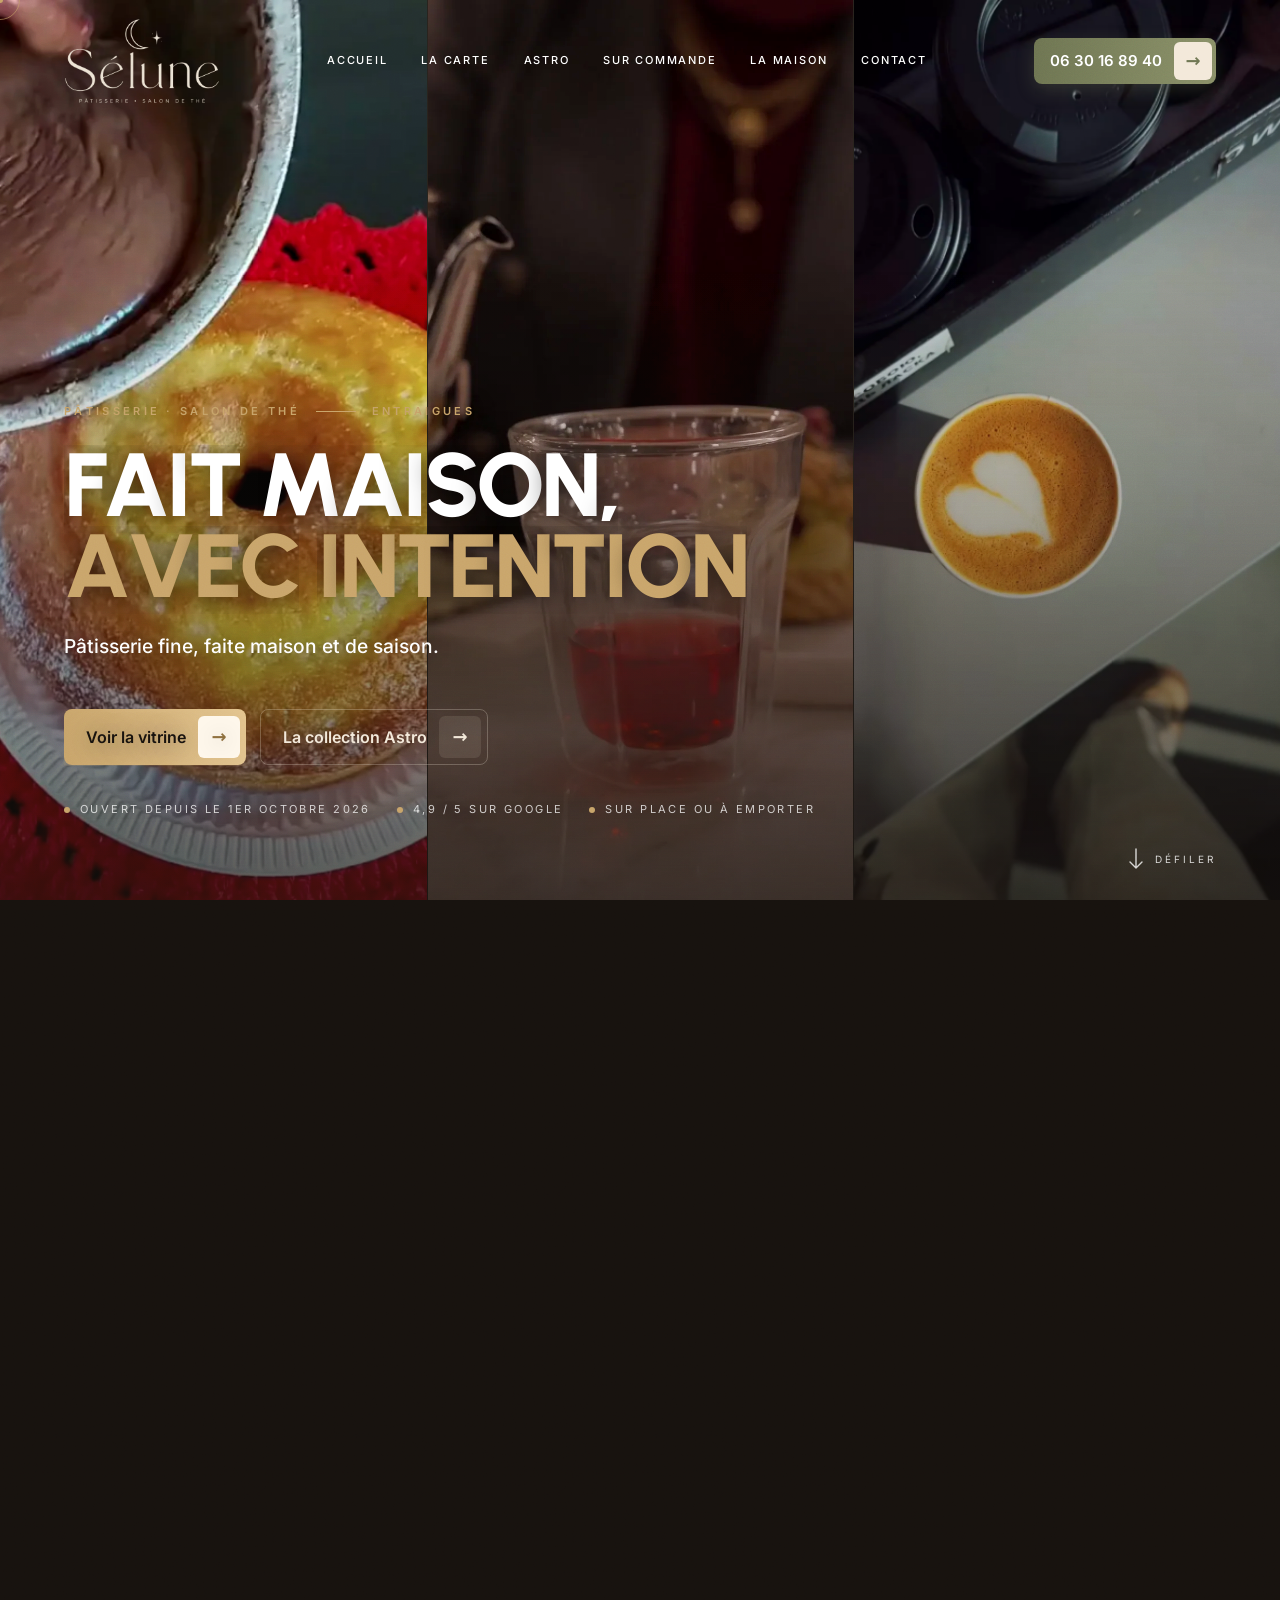
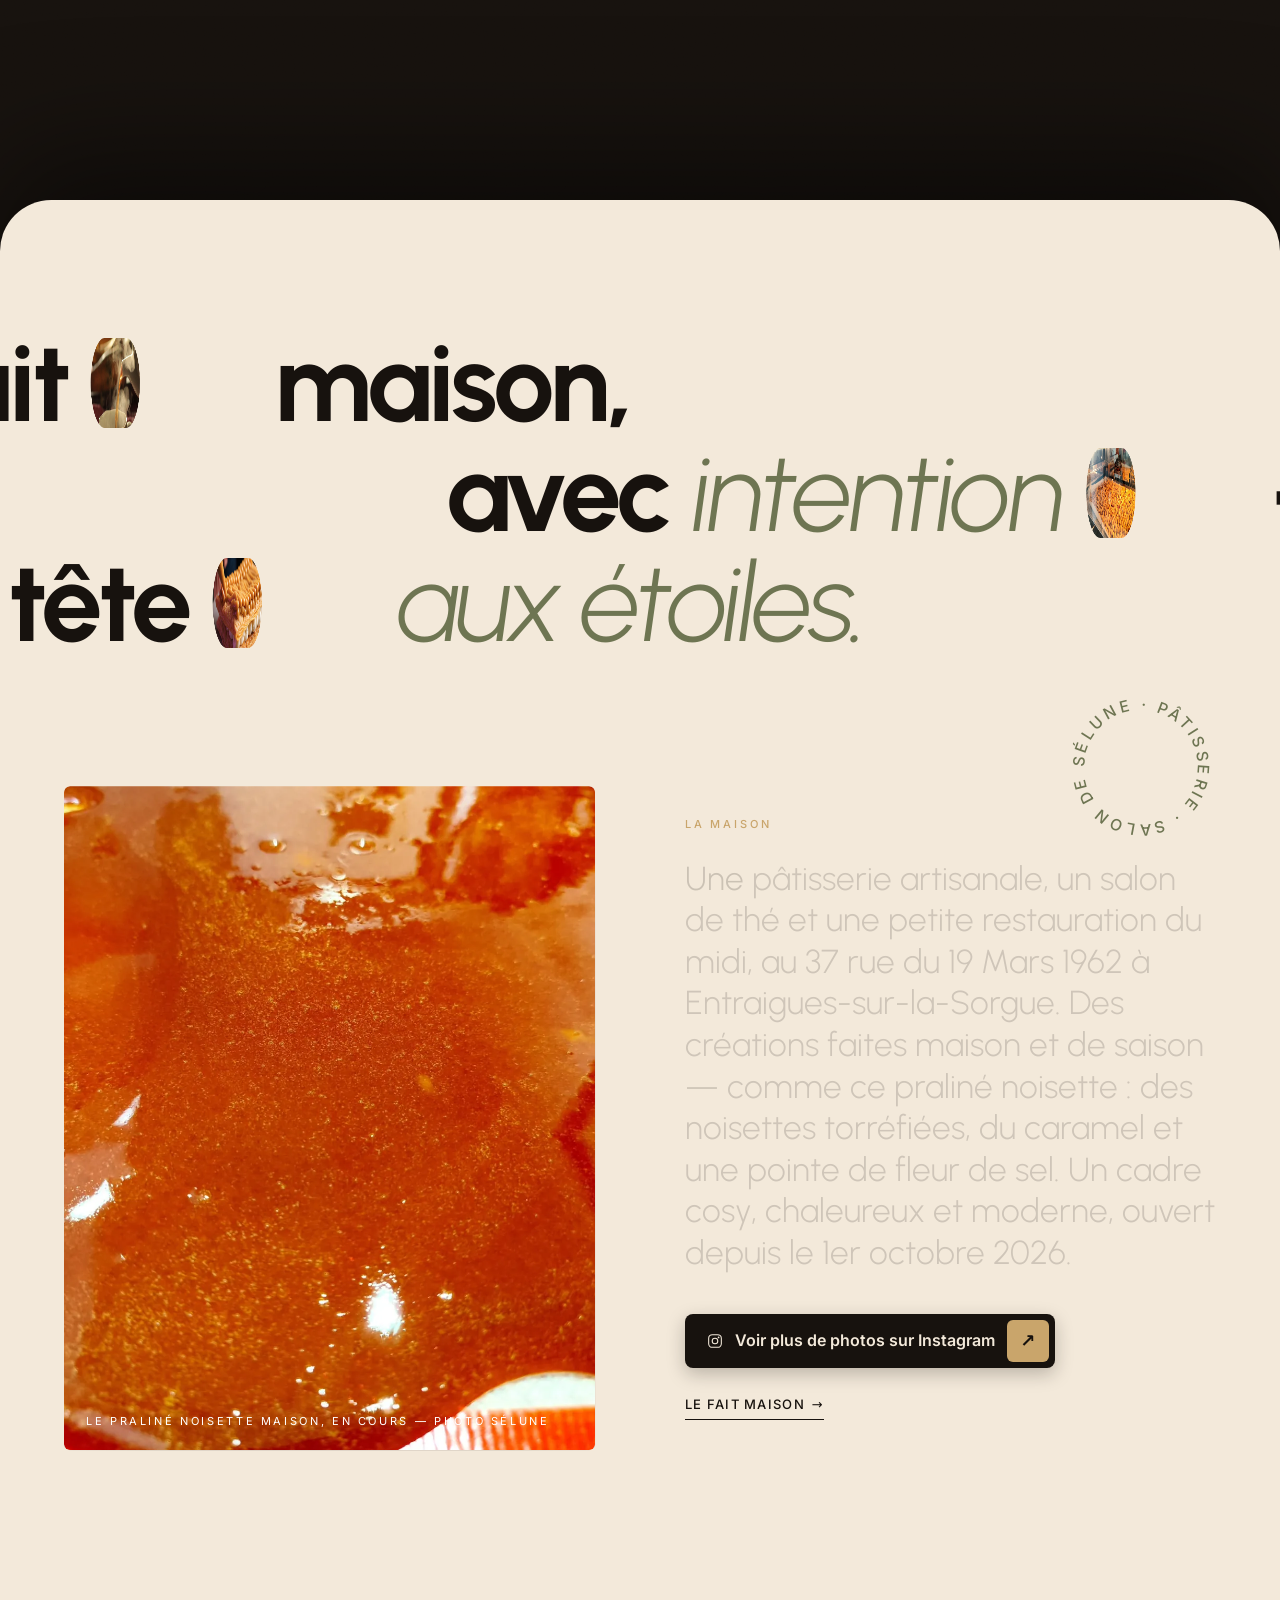
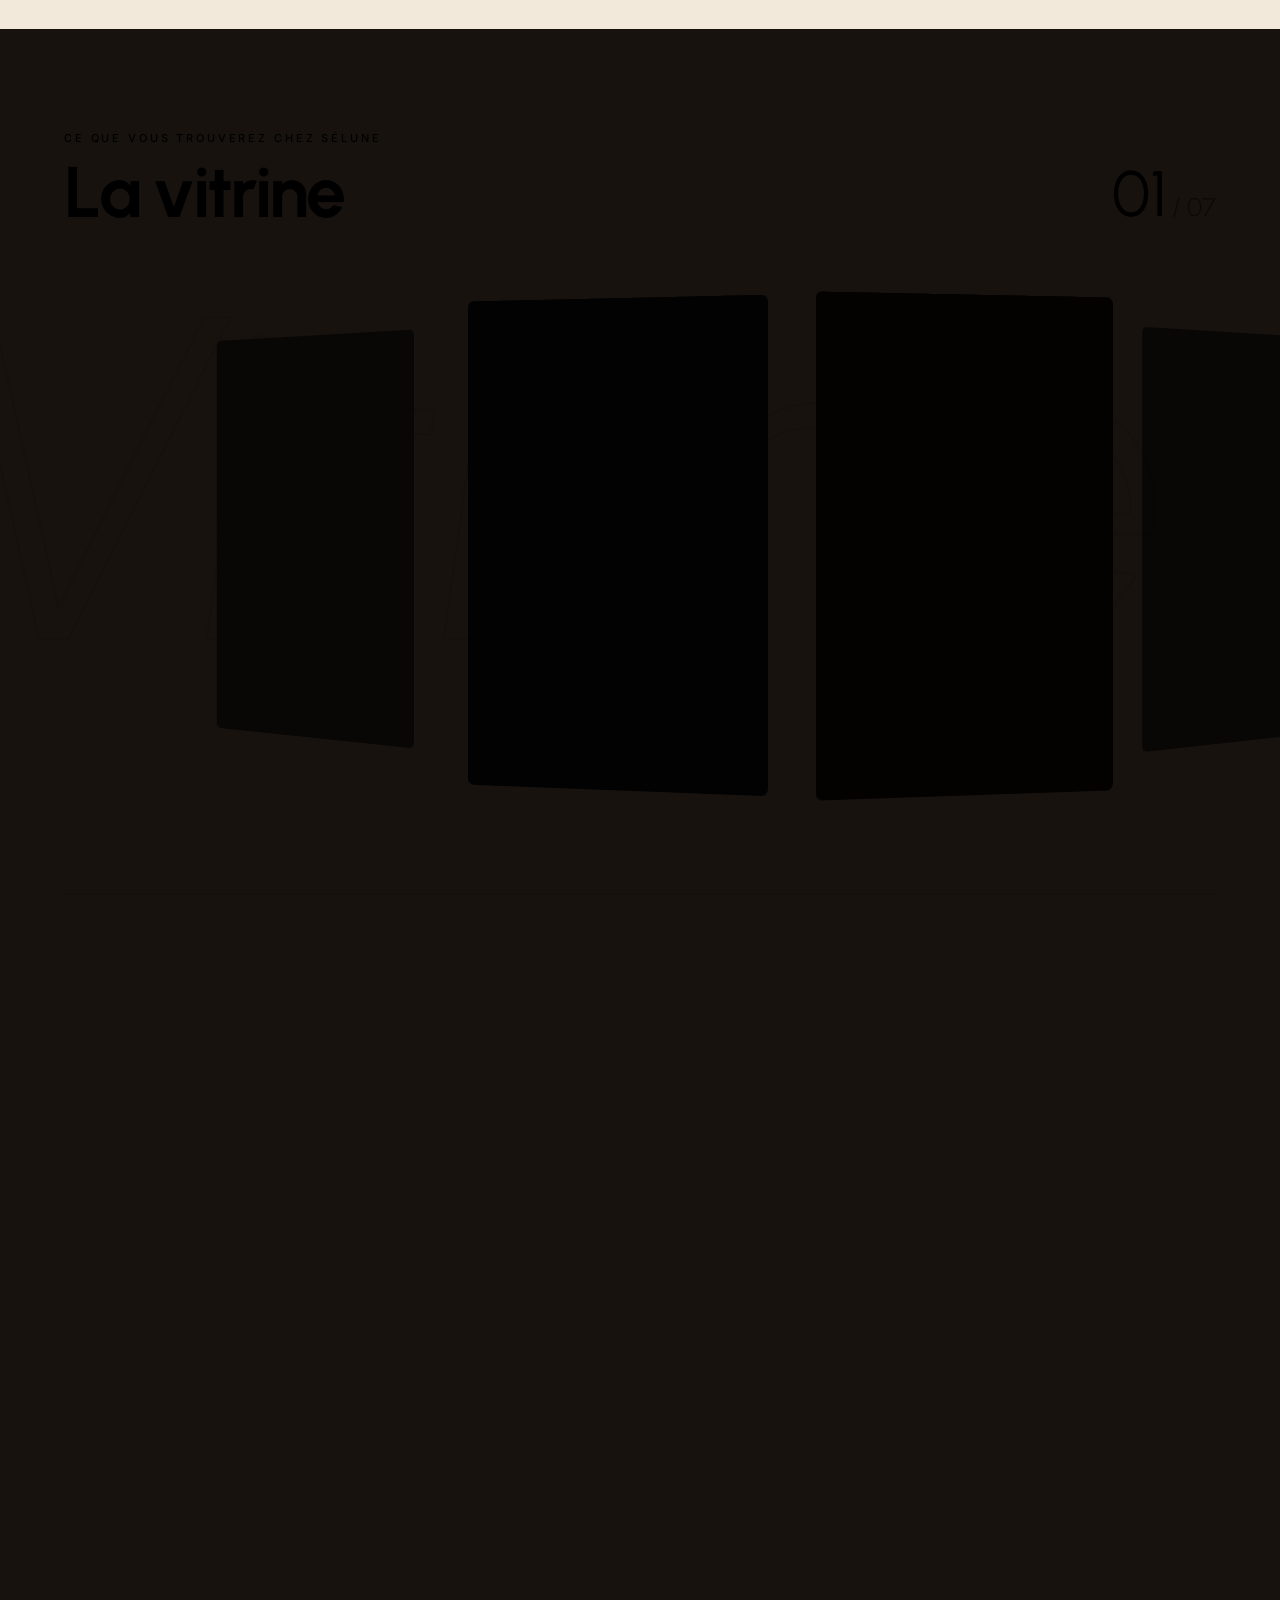
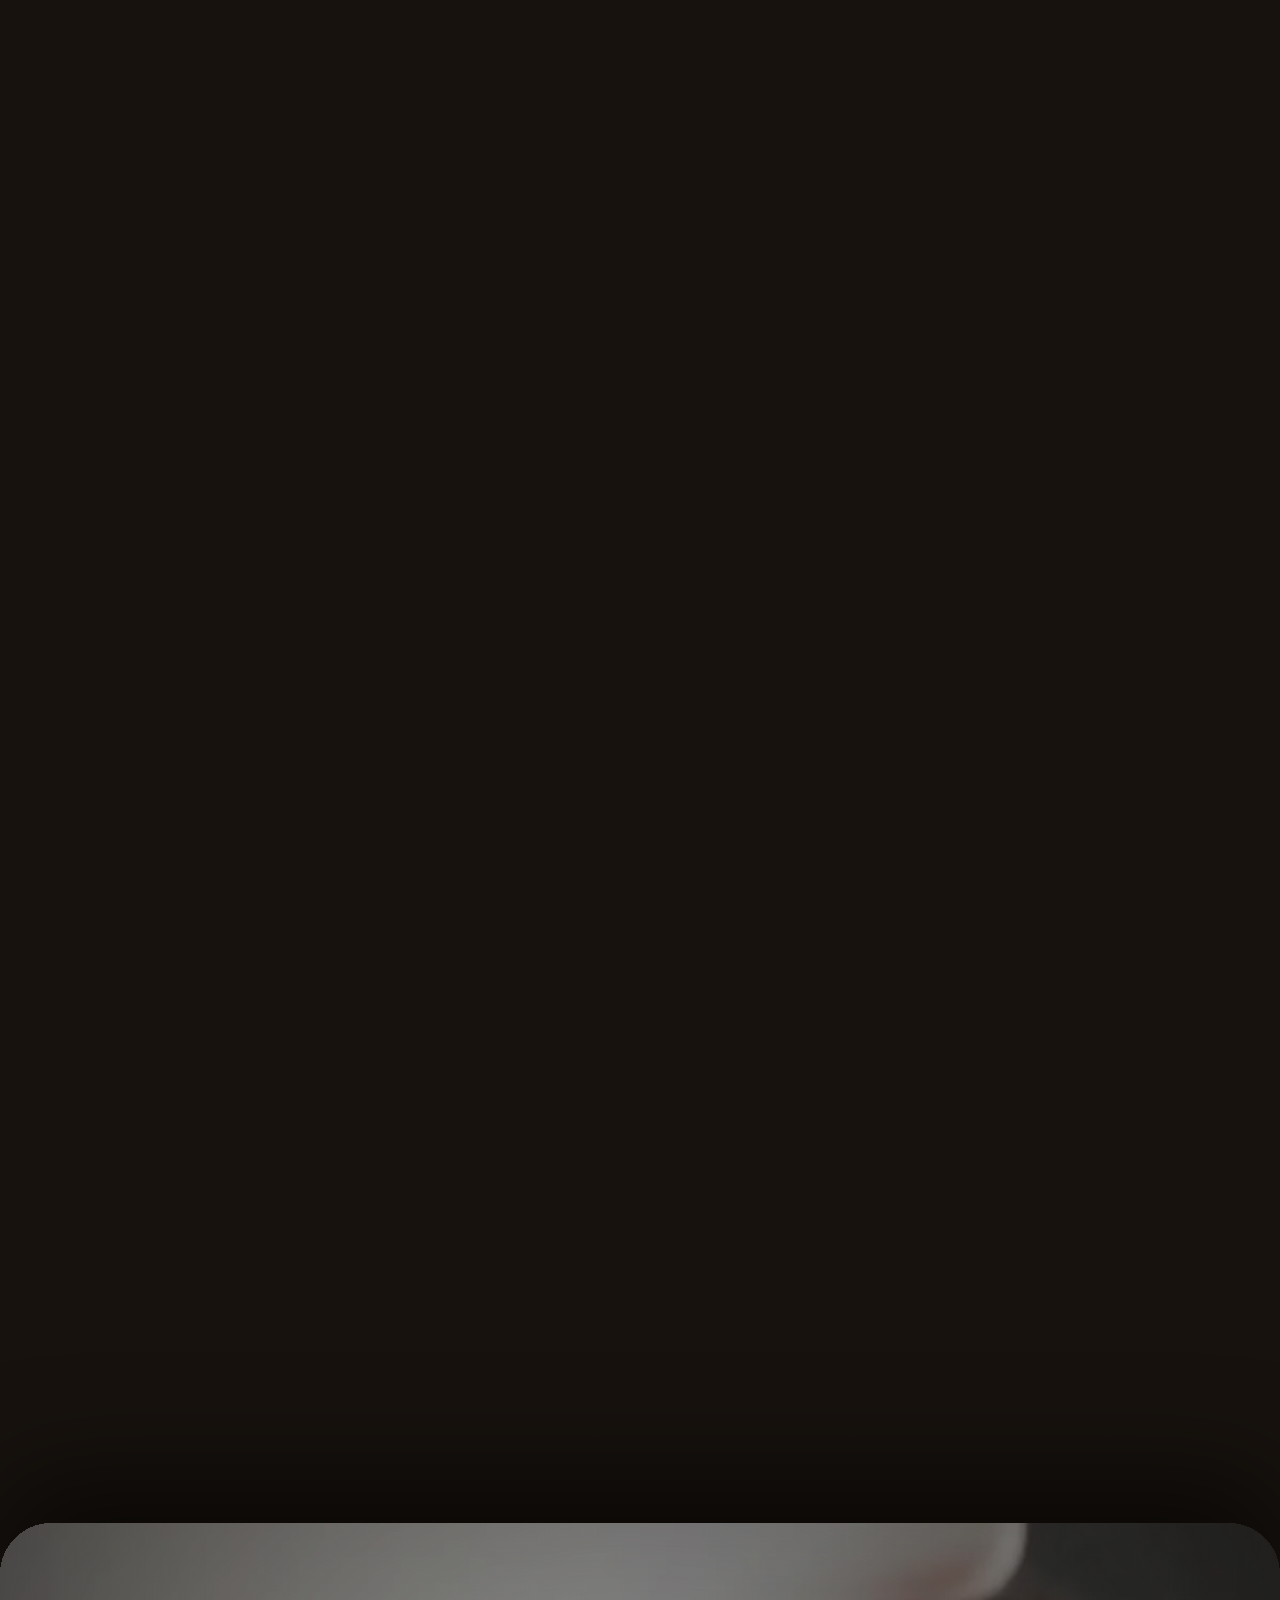
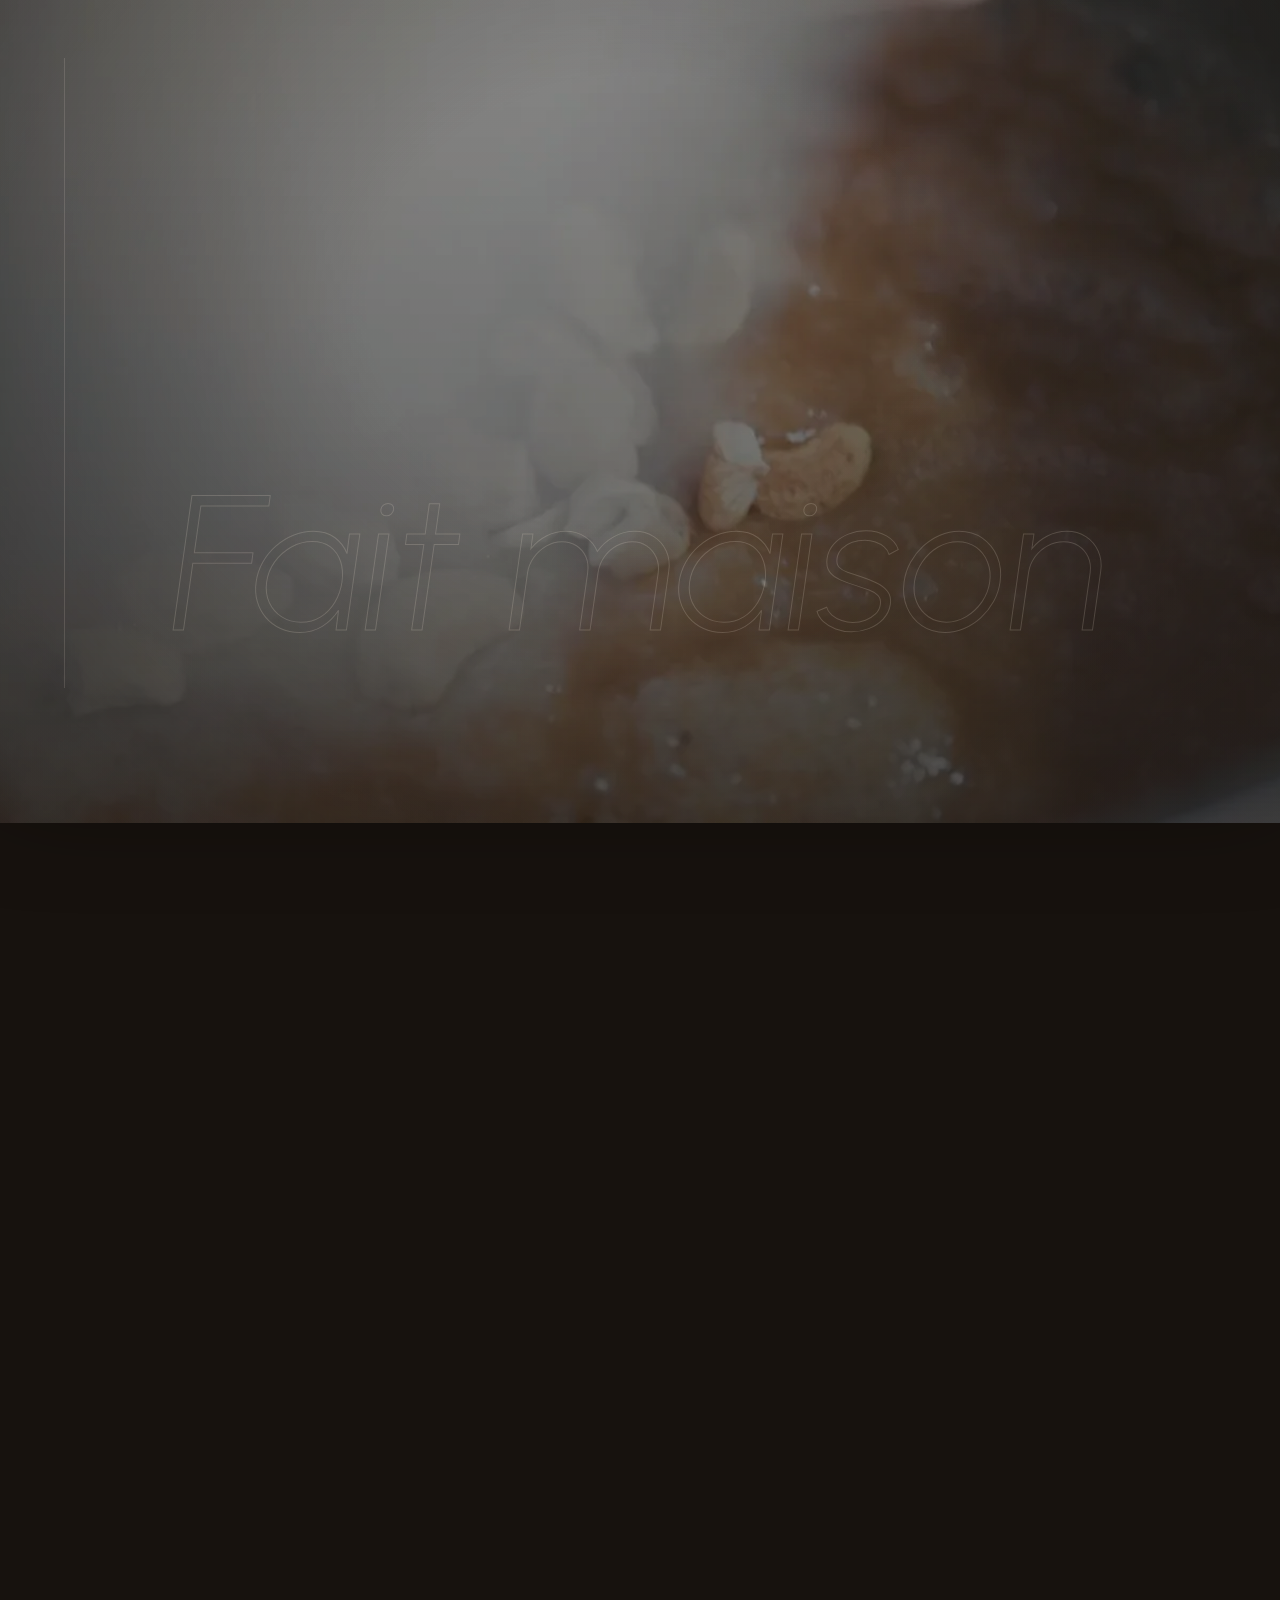
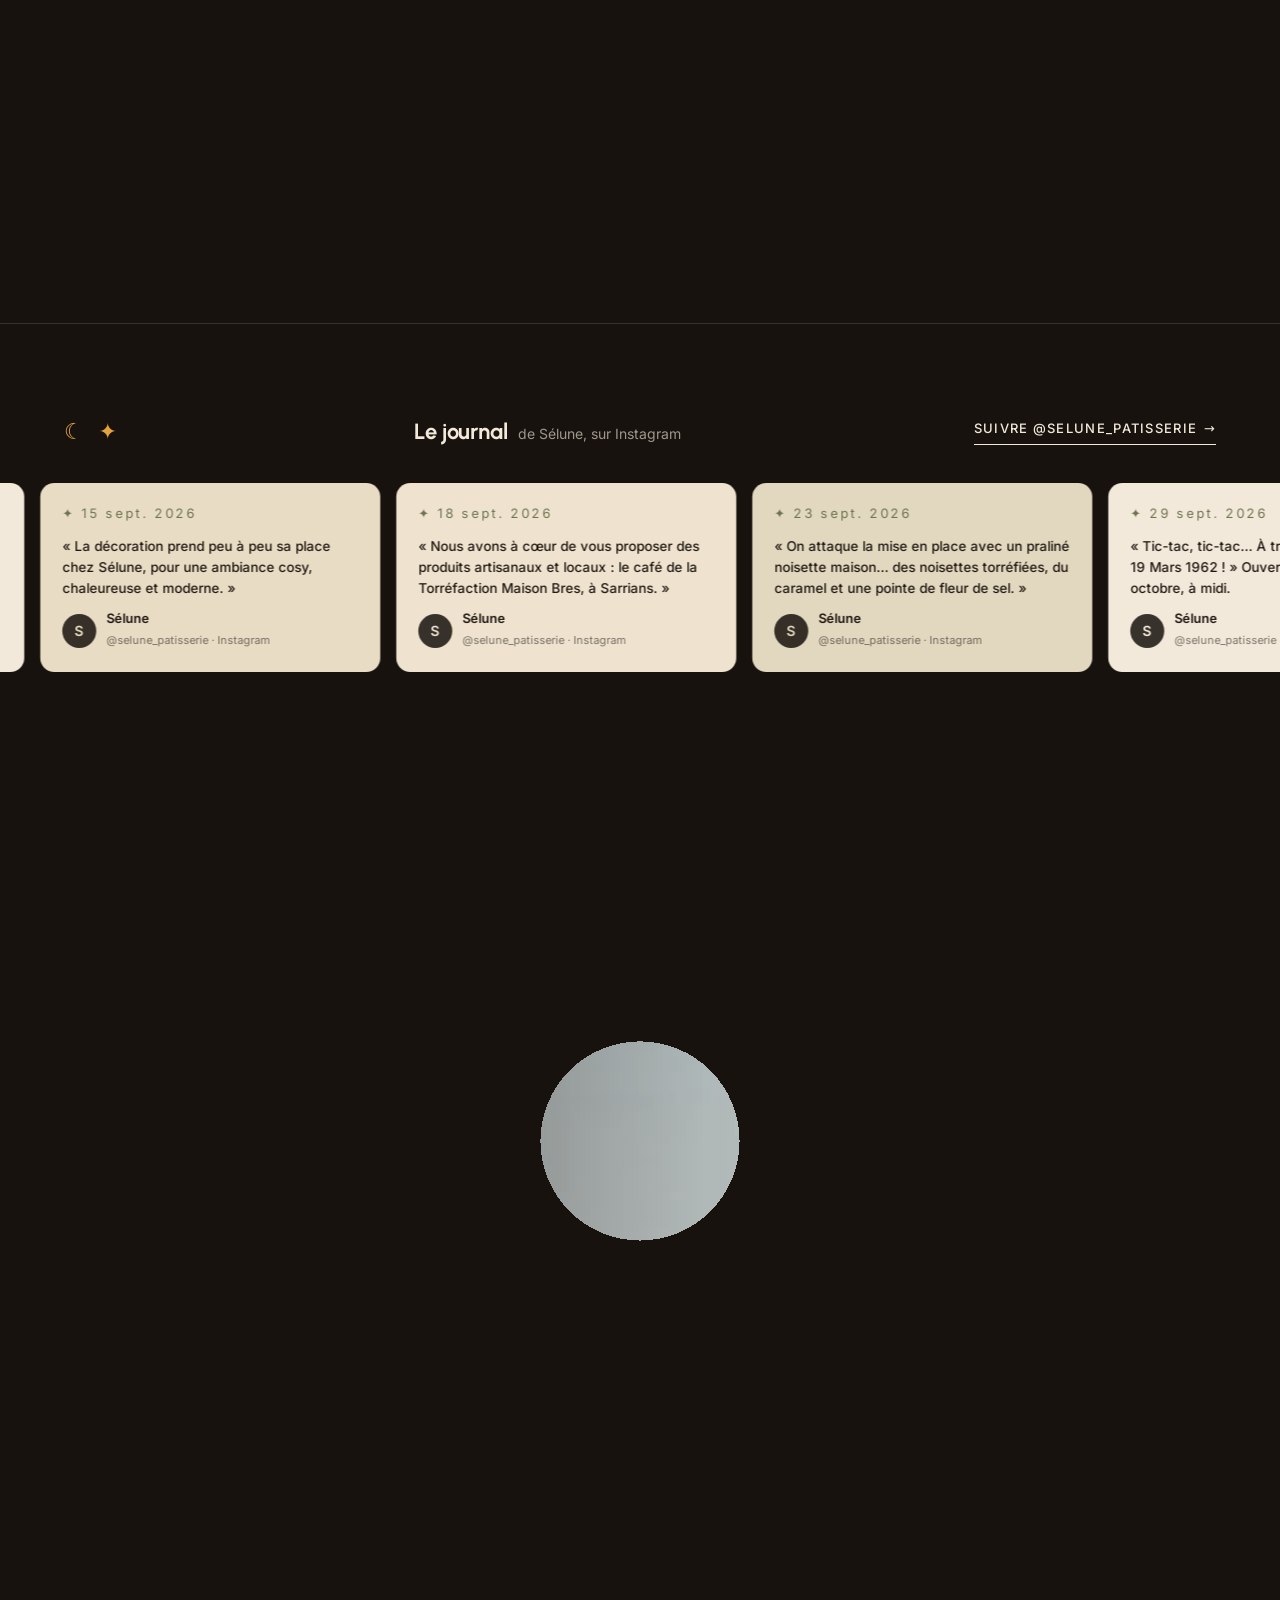
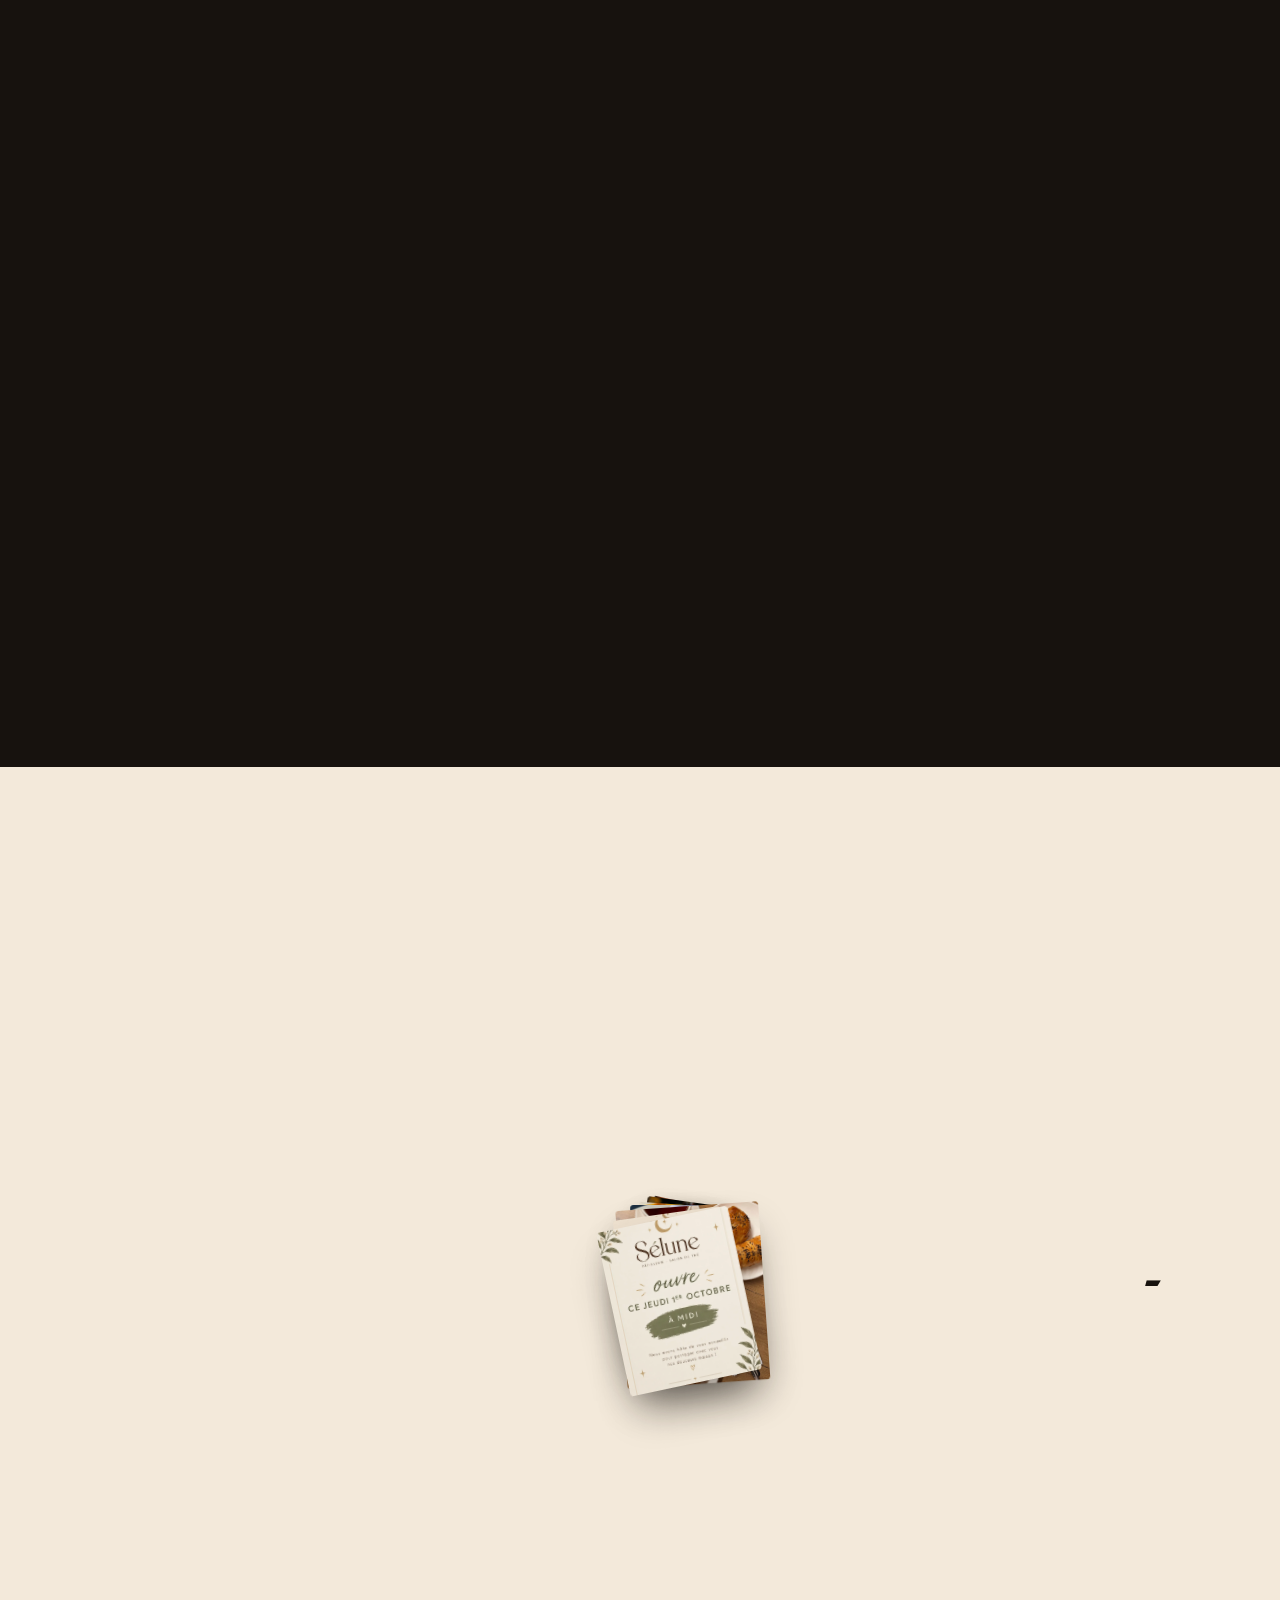
<file: index.html>
<!doctype html>
<html lang="fr">
<head>
<meta charset="utf-8">
<meta name="viewport" content="width=device-width, initial-scale=1">
<title>Sélune — Pâtisserie fine &amp; salon de thé à Entraigues-sur-la-Sorgue (84)</title>
<meta name="description" content="Sélune, pâtisserie artisanale, salon de thé et plats du jour au 37 rue du 19 Mars 1962 à Entraigues-sur-la-Sorgue (84). Fait maison, avec intention : la collection Astro, un gâteau par signe astrologique. Sur place ou à emporter, 06 30 16 89 40.">
<meta property="og:title" content="Sélune — Pâtisserie &amp; salon de thé, Entraigues-sur-la-Sorgue">
<meta property="og:description" content="Pâtisserie fine faite maison, salon de thé et plats du jour. La collection Astro : un gâteau par signe. Noté 4,9/5 sur Google.">
<meta property="og:image" content="img/hero.webp">
<meta property="og:locale" content="fr_FR">
<link rel="icon" href="data:image/svg+xml,%3Csvg xmlns='http://www.w3.org/2000/svg' viewBox='0 0 32 32'%3E%3Crect width='32' height='32' rx='8' fill='%2317120E'/%3E%3Ccircle cx='15' cy='17' r='9' fill='%23F3E9DA'/%3E%3Ccircle cx='19' cy='14' r='8' fill='%2317120E'/%3E%3Ccircle cx='24' cy='9' r='1.6' fill='%23C9A56B'/%3E%3C/svg%3E">
<link rel="preload" href="fonts/urbanist-latin-800-normal.woff2" as="font" type="font/woff2" crossorigin>
<link rel="preload" href="fonts/urbanist-latin-300-normal.woff2" as="font" type="font/woff2" crossorigin>
<link rel="preload" href="fonts/inter-latin-400-normal.woff2" as="font" type="font/woff2" crossorigin>
<link rel="stylesheet" href="vendor/lenis.css">
<link rel="stylesheet" href="styles.css">
<script type="application/ld+json">
{
  "@context": "https://schema.org",
  "@type": "Bakery",
  "name": "Sélune",
  "description": "Pâtisserie artisanale, salon de thé et petite restauration du midi à Entraigues-sur-la-Sorgue : créations faites maison et de saison, collection Astro (un gâteau par signe astrologique), café de la Torréfaction Maison Bres. Sur place ou à emporter.",
  "founder": { "@type": "Person", "name": "Julie Vallier" },
  "foundingDate": "2026-06-18",
  "telephone": "+33630168940",
  "address": { "@type": "PostalAddress", "streetAddress": "37 rue du 19 Mars 1962", "postalCode": "84320", "addressLocality": "Entraigues-sur-la-Sorgue", "addressRegion": "Provence-Alpes-Côte d'Azur", "addressCountry": "FR" },
  "geo": { "@type": "GeoCoordinates", "latitude": 44.003626, "longitude": 4.927412 },
  "hasMap": "https://www.google.com/maps?cid=17615685143766384162",
  "sameAs": ["https://www.instagram.com/selune_patisserie/"],
  "servesCuisine": "Pâtisserie française",
  "identifier": "SIRET 10667006000016"
}
</script>
</head>
<body>

<div class="grain" aria-hidden="true"></div>

<!-- ══════════ LOADER ══════════ -->
<div class="loader" id="loader">
  <div class="loader__inner">
    <img class="loader__logo" src="img/logo.webp" alt="">
    <span class="loader__mark" data-letters>Sélune</span>
    <span class="loader__sub">Pâtisserie · Salon de thé</span>
  </div>
  <span class="loader__count"><b id="loadCount">00</b></span>
</div>

<!-- ══════════ CURSEUR ══════════ -->
<div class="cursor" aria-hidden="true"><span class="cursor__dot"></span><span class="cursor__ring"><span class="cursor__label"></span></span></div>

<!-- ══════════ NAV ══════════ -->
<header class="nav" id="nav">
  <button class="nav__burger" id="burger" aria-label="Menu"><i></i><i></i></button>
  <a class="nav__logo" href="index.html" aria-label="Sélune">
    <img class="nav__logo-img" src="img/logo.webp" alt="Sélune — pâtisserie, salon de thé">
  </a>
  <nav class="nav__links"><a href="index.html">Accueil</a><a href="carte.html">La carte</a><a href="astro.html">Astro</a><a href="commandes.html">Sur commande</a><a href="a-propos.html">La maison</a><a href="contact.html">Contact</a></nav>
  <a class="btn btn--pill" href="tel:+33630168940" data-cursor="Appeler" data-magnet>06 30 16 89 40</a>
</header>
<div class="menu" id="menu">
  <a href="index.html">Accueil</a><a href="carte.html">La carte</a><a href="astro.html">Astro</a><a href="commandes.html">Sur commande</a><a href="a-propos.html">La maison</a><a href="contact.html">Contact</a>
</div>
<a class="sms-fab" href="sms:+33630168940?&amp;body=Bonjour%20S%C3%A9lune%2C%20" aria-label="Écrire à Sélune par SMS" data-cursor="SMS"><svg class="sms-ico" viewBox="0 0 24 24" fill="none" aria-hidden="true"><path d="M5 4.5h14A2.5 2.5 0 0 1 21.5 7v8.5A2.5 2.5 0 0 1 19 18h-8.2L6 21.5V18H5a2.5 2.5 0 0 1-2.5-2.5V7A2.5 2.5 0 0 1 5 4.5Z" stroke="currentColor" stroke-width="1.8" stroke-linejoin="round"/><circle cx="8" cy="11.3" r="1.2" fill="currentColor"/><circle cx="12" cy="11.3" r="1.2" fill="currentColor"/><circle cx="16" cy="11.3" r="1.2" fill="currentColor"/></svg></a>

<main id="top">

<!-- ══════════ 1. HERO — vidéo plein écran, phrases en séquence ══════════ -->
<div class="hero-wrap">
<section class="hero" id="hero">
  <div class="hero__media">
    <div class="hero__cell"><video class="hero__video" autoplay muted loop playsinline poster="img/hero-left.webp" data-src-hd="video/hero-left.mp4" data-src-sd="video/hero-left-720.mp4"></video></div>
    <div class="hero__cell hero__cell--mid"><video class="hero__video" id="heroVideo" autoplay muted loop playsinline poster="img/hero-portrait.webp" data-src-hd="video/hero-portrait.mp4" data-src-sd="video/hero-portrait-720.mp4"></video></div>
    <div class="hero__cell"><video class="hero__video" autoplay muted loop playsinline poster="img/hero-right.webp" data-src-hd="video/hero-right.mp4" data-src-sd="video/hero-right-720.mp4"></video></div>
    <div class="hero__veil"></div>
  </div>
  <script>(function(){var hd=(window.innerWidth>760||window.devicePixelRatio>2);document.querySelectorAll('.hero__video').forEach(function(v){v.src=hd?v.dataset.srcHd:v.dataset.srcSd;});})();</script>
  <div class="hero__text">
    <p class="hero__eyebrow"><span data-letters>Pâtisserie · Salon de thé</span><i></i><span data-letters>Entraigues</span></p>
    <h1 class="hero__title">
      <span class="hero__line" data-letters>Fait maison,</span>
      <span class="hero__line" data-letters>avec intention</span>
    </h1>
    <div class="hero__lines" aria-live="polite">
      <p>Pâtisserie fine, faite maison et de saison.</p>
      <p>Un salon de thé, et des plats du jour le midi.</p>
      <p>Chaque mois, un gâteau pour le signe astrologique.</p>
      <p>Sur place ou à emporter, 37 rue du 19 Mars 1962.</p>
    </div>
    <div class="hero__actions">
      <a class="btn btn--light" href="#produits" data-cursor="Découvrir" data-magnet>Voir la vitrine</a>
      <a class="btn btn--ghost" href="astro.html" data-magnet>La collection Astro</a>
    </div>
    <ul class="hero__meta"><li>Ouvert depuis le 1er octobre 2026</li><li>4,9 / 5 sur Google</li><li>Sur place ou à emporter</li></ul>
  </div>
  <a class="hero__scroll" href="#manifeste" aria-label="Défiler">
    <svg width="14" height="22" viewBox="0 0 14 22" fill="none"><path d="M7 1v19M1 14l6 6 6-6" stroke="currentColor" stroke-width="1.4" stroke-linecap="round" stroke-linejoin="round"/></svg>
    <span>Défiler</span>
  </a>
</section>
</div>

<!-- ══════════ 2. MANIFESTE — lignes géantes en contre-sens ══════════ -->
<section class="manifeste" id="manifeste">
  <div class="mani__lines" aria-label="Fait maison, avec intention — la tête aux étoiles.">
    <div class="mani__line" data-shift="-1"><span>Fait</span><img class="mani__inline" src="img/berries.webp" alt=""><span>maison,</span></div>
    <div class="mani__line mani__line--right" data-shift="1"><span>avec</span><span class="it">intention</span><img class="mani__inline" src="img/croissant.webp" alt=""><span>—</span></div>
    <div class="mani__line" data-shift="-1"><span>la tête</span><img class="mani__inline" src="img/hands.webp" alt=""><span class="it">aux étoiles.</span></div>
  </div>
  <div class="mani__grid">
    <figure class="mani__fig" data-reveal-clip>
      <img src="img/maison-framboise.webp" alt="Le caramel du praliné noisette maison, en préparation chez Sélune" loading="lazy" data-parallax-img>
      <figcaption>Le praliné noisette maison, en cours — photo Sélune</figcaption>
    </figure>
    <div class="mani__text">
      <p class="eyebrow" data-reveal>La maison</p>
      <p class="mani__p" data-scrub-words>Une pâtisserie artisanale, un salon de thé et une petite restauration du midi, au 37 rue du 19 Mars 1962 à Entraigues-sur-la-Sorgue. Des créations faites maison et de saison — comme ce praliné noisette : des noisettes torréfiées, du caramel et une pointe de fleur de sel. Un cadre cosy, chaleureux et moderne, ouvert depuis le 1er octobre 2026.</p>
      <div class="mani__ctas" data-reveal>
        <a class="btn btn--noir" href="https://www.instagram.com/selune_patisserie/" target="_blank" rel="noopener" data-cursor="Ouvrir" data-magnet><svg width="16" height="16" viewBox="0 0 24 24" fill="none" aria-hidden="true"><rect x="2.5" y="2.5" width="19" height="19" rx="5.5" stroke="currentColor" stroke-width="1.6"/><circle cx="12" cy="12" r="4.2" stroke="currentColor" stroke-width="1.6"/><circle cx="17.4" cy="6.6" r="1.3" fill="currentColor"/></svg>Voir plus de photos sur Instagram</a>
        <a class="link" href="#atelier">Le fait maison <i>→</i></a>
      </div>
    </div>
    <span class="mani__badge" data-speed="-0.5" aria-hidden="true"><svg viewBox="0 0 100 100"><path id="circ" d="M50,50 m-38,0 a38,38 0 1,1 76,0 a38,38 0 1,1 -76,0" fill="none"/><text><textPath href="#circ">SÉLUNE · PÂTISSERIE · SALON DE THÉ · </textPath></text></svg></span>
  </div>
</section>

<!-- ══════════ 3. VITRINE — cartes qui volent en profondeur ══════════ -->
<section class="vitrine" id="produits">
  <div class="vitrine__pin">
    <span class="vitrine__ghost" aria-hidden="true">Vitrine</span>
    <header class="vitrine__head">
      <div><p class="eyebrow" data-reveal>Ce que vous trouverez chez Sélune</p><h2 class="h2" data-letters>La vitrine</h2></div>
      <p class="vitrine__count"><b id="vCur">01</b><span>/ 07</span></p>
    </header>
    <div class="vitrine__track" id="track">
      <article class="card" data-cursor="Voir">
        <div class="card__img"><img src="img/cake-1.webp" alt="" loading="lazy"></div>
        <div class="card__body"><span class="card__n">01</span><h3>Pâtisserie fine</h3><p>Petits gâteaux et entremets faits maison, de saison</p><b>Prix en boutique</b></div>
      </article>
      <article class="card" data-cursor="Voir">
        <div class="card__img"><img src="img/cake-6.webp" alt="" loading="lazy"></div>
        <div class="card__body"><span class="card__n">02</span><h3>La collection Astro</h3><p>Un petit gâteau par signe astrologique, renouvelé chaque mois — le Scorpion en ce moment</p><b>Grand format sur commande</b></div>
      </article>
      <article class="card" data-cursor="Voir">
        <div class="card__img"><img src="img/cake-3.webp" alt="" loading="lazy"></div>
        <div class="card__body"><span class="card__n">03</span><h3>Salon de thé</h3><p>Thé, chocolat chaud et douceurs, sur place dans un cadre cosy</p><b>Sur place</b></div>
      </article>
      <article class="card" data-cursor="Voir">
        <div class="card__img"><img src="img/macaron.webp" alt="" loading="lazy"></div>
        <div class="card__body"><span class="card__n">04</span><h3>Le café de Sarrians</h3><p>Le café de la Torréfaction Maison Bres, à Sarrians : artisanal et local</p><b>Sur place ou à emporter</b></div>
      </article>
      <article class="card" data-cursor="Voir">
        <div class="card__img"><img src="img/cake-5.webp" alt="" loading="lazy"></div>
        <div class="card__body"><span class="card__n">05</span><h3>Le midi</h3><p>Petite restauration et plat du jour, faits maison</p><b>Sur place ou à emporter</b></div>
      </article>
      <article class="card" data-cursor="Voir">
        <div class="card__img"><img src="img/tart.webp" alt="" loading="lazy"></div>
        <div class="card__body"><span class="card__n">06</span><h3>Formule goûter</h3><p>Un cookie ou une part de cake, avec un jus Kookabara ou un chocolat chaud</p><b>6 €</b></div>
      </article>
      <article class="card" data-cursor="Voir">
        <div class="card__img"><img src="img/atelier.webp" alt="" loading="lazy"></div>
        <div class="card__body"><span class="card__n">07</span><h3>Le lieu</h3><p>Une ambiance cosy, chaleureuse et moderne</p><b>37 rue du 19 Mars 1962</b></div>
      </article>
      <article class="card card--end">
        <p>La vitrine change avec les saisons — et avec les signes. Suivez-la sur Instagram.</p>
        <a class="btn btn--light" href="https://www.instagram.com/selune_patisserie/" target="_blank" rel="noopener" data-cursor="Ouvrir" data-magnet><svg class="ig-ico" viewBox="0 0 24 24" fill="none" aria-hidden="true"><rect x="2.5" y="2.5" width="19" height="19" rx="5.5" stroke="currentColor" stroke-width="1.8"/><circle cx="12" cy="12" r="4.2" stroke="currentColor" stroke-width="1.8"/><circle cx="17.4" cy="6.6" r="1.4" fill="currentColor"/></svg>@selune_patisserie</a>
      </article>
    </div>
    <div class="vitrine__bar"><i id="vBar"></i></div>
  </div>
</section>

<!-- ══════════ 4. ATELIER — chiffres géants ══════════ -->
<section class="atelier" id="atelier">
  <div class="atelier__sticky">
    <video class="atelier__video" autoplay muted loop playsinline poster="img/atelier-bg.webp" data-src-hd="video/atelier-bg.mp4" data-src-sd="video/atelier-bg-720.mp4"></video>
    <div class="atelier__veil"></div>
    <p class="atelier__word" data-speed="0.3">Fait maison</p>
    <div class="atelier__line"><i id="aLine"></i></div>
  </div>
  <div class="atelier__steps">
    <div class="step" data-3d>
      <span class="step__n">01</span>
      <div class="step__body"><h3>Fait maison, avec intention</h3><p>Une pâtisserie artisanale, un salon de thé et une petite restauration du midi : des créations faites maison et de saison, avec passion et gourmandise.</p></div>
    </div>
    <div class="step step--right" data-3d>
      <span class="step__n">02</span>
      <div class="step__body"><h3>Le praliné, maison aussi</h3><p>Des noisettes torréfiées, du caramel et une pointe de fleur de sel. Ce praliné n'attend plus qu'une chose : se glisser dans les gâteaux.</p></div>
    </div>
    <div class="step" data-3d>
      <span class="step__n">03</span>
      <div class="step__body"><h3>Artisanal et local</h3><p>Le café vient de la Torréfaction Maison Bres, à Sarrians, dans le Vaucluse. Produits artisanaux et locaux, choisis pour le salon de thé.</p></div>
    </div>
    <div class="step step--stats" data-3d>
      <div><b data-count="2026">0</b><span>Ouverture, le 1er octobre</span></div>
      <div><b>4,9<small>/5</small></b><span>Note Google</span></div>
      <div><b data-count="12">0</b><span>Signes, un gâteau par mois</span></div>
    </div>
  </div>
</section>


<!-- ══════════ 4b. JOURNAL INSTAGRAM — bandeau défilant ══════════ -->
<section class="avis-band" aria-label="Le journal de Sélune">
  <div class="avis-band__head">
    <span class="avis-band__stars" aria-hidden="true">☾ ✦</span>
    <p class="avis-band__note"><b>Le journal</b> de Sélune, sur Instagram</p>
    <a class="link" href="https://www.instagram.com/selune_patisserie/" target="_blank" rel="noopener" data-cursor="Ouvrir">Suivre @selune_patisserie <i>→</i></a>
  </div>
  <div class="marquee avis-band__row"><div class="marquee__row" data-marquee><span class="avis-band__set"><article class="acard" style="--t:#F3E9DA"><div class="acard__stars">✦ 2 sept. 2026</div><p>« Ça y est, je peux enfin vous l’annoncer… Sélune ouvrira bientôt ses portes à Entraigues-sur-la-Sorgue ! »</p><footer><i>S</i><div><b>Sélune</b><span>@selune_patisserie · Instagram</span></div></footer></article><article class="acard" style="--t:#E9DCC4"><div class="acard__stars">✦ 15 sept. 2026</div><p>« La décoration prend peu à peu sa place chez Sélune, pour une ambiance cosy, chaleureuse et moderne. »</p><footer><i>S</i><div><b>Sélune</b><span>@selune_patisserie · Instagram</span></div></footer></article><article class="acard" style="--t:#EFE3CF"><div class="acard__stars">✦ 18 sept. 2026</div><p>« Nous avons à cœur de vous proposer des produits artisanaux et locaux : le café de la Torréfaction Maison Bres, à Sarrians. »</p><footer><i>S</i><div><b>Sélune</b><span>@selune_patisserie · Instagram</span></div></footer></article><article class="acard" style="--t:#E2D7BF"><div class="acard__stars">✦ 23 sept. 2026</div><p>« On attaque la mise en place avec un praliné noisette maison… des noisettes torréfiées, du caramel et une pointe de fleur de sel. »</p><footer><i>S</i><div><b>Sélune</b><span>@selune_patisserie · Instagram</span></div></footer></article><article class="acard" style="--t:#F3E9DA"><div class="acard__stars">✦ 29 sept. 2026</div><p>« Tic-tac, tic-tac… À très vite au 37 rue du 19 Mars 1962 ! » Ouverture le jeudi 1er octobre, à midi.</p><footer><i>S</i><div><b>Sélune</b><span>@selune_patisserie · Instagram</span></div></footer></article><article class="acard" style="--t:#E9DCC4"><div class="acard__stars">✦ 4 oct. 2026</div><p>« Chez Sélune, on a la tête dans les étoiles : une collection de petits gâteaux en fonction du signe astrologique du mois ! »</p><footer><i>S</i><div><b>Sélune</b><span>@selune_patisserie · Instagram</span></div></footer></article><article class="acard" style="--t:#EFE3CF"><div class="acard__stars">✦ 18 oct. 2026</div><p>« Pendant les vacances de la Toussaint, la formule goûter pour vos enfants… et ça marche aussi pour les adultes. »</p><footer><i>S</i><div><b>Sélune</b><span>@selune_patisserie · Instagram</span></div></footer></article><article class="acard" style="--t:#E2D7BF"><div class="acard__stars">✦ 24 oct. 2026</div><p>« C’est au tour du signe du Scorpion d’être à l’honneur. Une gourmandise intense… et c’est sans gluten ! »</p><footer><i>S</i><div><b>Sélune</b><span>@selune_patisserie · Instagram</span></div></footer></article></span><span class="avis-band__set" aria-hidden="true"><article class="acard" style="--t:#F3E9DA"><div class="acard__stars">✦ 2 sept. 2026</div><p>« Ça y est, je peux enfin vous l’annoncer… Sélune ouvrira bientôt ses portes à Entraigues-sur-la-Sorgue ! »</p><footer><i>S</i><div><b>Sélune</b><span>@selune_patisserie · Instagram</span></div></footer></article><article class="acard" style="--t:#E9DCC4"><div class="acard__stars">✦ 15 sept. 2026</div><p>« La décoration prend peu à peu sa place chez Sélune, pour une ambiance cosy, chaleureuse et moderne. »</p><footer><i>S</i><div><b>Sélune</b><span>@selune_patisserie · Instagram</span></div></footer></article><article class="acard" style="--t:#EFE3CF"><div class="acard__stars">✦ 18 sept. 2026</div><p>« Nous avons à cœur de vous proposer des produits artisanaux et locaux : le café de la Torréfaction Maison Bres, à Sarrians. »</p><footer><i>S</i><div><b>Sélune</b><span>@selune_patisserie · Instagram</span></div></footer></article><article class="acard" style="--t:#E2D7BF"><div class="acard__stars">✦ 23 sept. 2026</div><p>« On attaque la mise en place avec un praliné noisette maison… des noisettes torréfiées, du caramel et une pointe de fleur de sel. »</p><footer><i>S</i><div><b>Sélune</b><span>@selune_patisserie · Instagram</span></div></footer></article><article class="acard" style="--t:#F3E9DA"><div class="acard__stars">✦ 29 sept. 2026</div><p>« Tic-tac, tic-tac… À très vite au 37 rue du 19 Mars 1962 ! » Ouverture le jeudi 1er octobre, à midi.</p><footer><i>S</i><div><b>Sélune</b><span>@selune_patisserie · Instagram</span></div></footer></article><article class="acard" style="--t:#E9DCC4"><div class="acard__stars">✦ 4 oct. 2026</div><p>« Chez Sélune, on a la tête dans les étoiles : une collection de petits gâteaux en fonction du signe astrologique du mois ! »</p><footer><i>S</i><div><b>Sélune</b><span>@selune_patisserie · Instagram</span></div></footer></article><article class="acard" style="--t:#EFE3CF"><div class="acard__stars">✦ 18 oct. 2026</div><p>« Pendant les vacances de la Toussaint, la formule goûter pour vos enfants… et ça marche aussi pour les adultes. »</p><footer><i>S</i><div><b>Sélune</b><span>@selune_patisserie · Instagram</span></div></footer></article><article class="acard" style="--t:#E2D7BF"><div class="acard__stars">✦ 24 oct. 2026</div><p>« C’est au tour du signe du Scorpion d’être à l’honneur. Une gourmandise intense… et c’est sans gluten ! »</p><footer><i>S</i><div><b>Sélune</b><span>@selune_patisserie · Instagram</span></div></footer></article></span></div></div>
</section>

<!-- ══════════ 5. COLLECTION ASTRO — déformation WebGL ══════════ -->
<section class="signature" id="signature">
  <div class="sig__pin">
    <canvas class="sig__canvas" id="sigCanvas"></canvas>
    <img class="sig__fallback" src="img/sig-1.webp" alt="" aria-hidden="true">
    <div class="sig__veil"></div>
    <div class="sig__ghost" aria-hidden="true"><span>S</span><span>É</span><span>L</span><span>U</span><span>N</span><span>E</span></div>
    <div class="sig__slides">
      <article class="sig__slide is-active">
        <p class="eyebrow">01 — La collection Astro</p>
        <h2><span data-letters>Astro</span><span data-letters>Scorpion</span></h2>
        <p>Une mousse au chocolat noir relevée au piment d'Espelette, un biscuit chocolat et un cœur de confit de cerise noire. Et c'est sans gluten.</p>
        <b>23 oct. – 22 nov.</b>
      </article>
      <article class="sig__slide">
        <p class="eyebrow">02 — La collection Astro</p>
        <h2><span data-letters>Astro</span><span data-letters>Balance</span></h2>
        <p>Le Soleil en Balance : un biscuit amande, une mousse infusée à la verveine et de la poire pochée à la vanille. L'équilibre et l'harmonie des saveurs.</p>
        <b>Octobre</b>
      </article>
      <article class="sig__slide">
        <p class="eyebrow">03 — Sur commande</p>
        <h2><span data-letters>Votre signe</span><span data-letters>en grand</span></h2>
        <p>Chaque petit gâteau de la collection existe en grand format, sur commande. Quel est votre signe — et quel goût lui donneriez-vous ?</p>
        <b>Sur commande</b>
      </article>
    </div>
    <div class="sig__progress"><i id="sBar"></i></div>
    <a class="btn btn--light sig__cta" href="tel:+33630168940" data-cursor="Appeler" data-magnet>Commander · 06 30 16 89 40</a>
  </div>
</section>

<!-- ══════════ 6. GALERIE — éventail depuis une pile ══════════ -->
<section class="galerie" id="galerie">
  <div class="gal__pin">
    <div class="gal__stage">
      <figure class="gal__item" style="--x:-34;--y:-24;--r:-7deg;--w:19"><div><img src="img/gal-2.webp" alt="Affiche d’ouverture de Sélune, jeudi 1er octobre à midi" loading="lazy"></div></figure>
      <figure class="gal__item" style="--x:31;--y:-27;--r:6deg;--w:16"><div><img src="img/gal-3.webp" alt="La formule goûter des vacances de la Toussaint, 6 €" loading="lazy"></div></figure>
      <figure class="gal__item" style="--x:-8;--y:20;--r:-3deg;--w:22"><div><img src="img/gal-5.webp" alt="Thé et viennoiseries (photo d’illustration)" loading="lazy"></div></figure>
      <figure class="gal__item" style="--x:34;--y:22;--r:8deg;--w:17"><div><img src="img/gal-6.webp" alt="Entremets glacés (photo d’illustration)" loading="lazy"></div></figure>
      <figure class="gal__item" style="--x:-37;--y:18;--r:5deg;--w:14"><div><img src="img/gal-1.webp" alt="Théière à la lueur d’une bougie (photo d’illustration)" loading="lazy"></div></figure>
      <figure class="gal__item" style="--x:9;--y:-28;--r:-5deg;--w:15"><div><img src="img/gal-4.webp" alt="Thé servi en verre (photo d’illustration)" loading="lazy"></div></figure>
      <figure class="gal__item" style="--x:-14;--y:-6;--r:2deg;--w:13"><div><img src="img/gal-7.webp" alt="Chocolat à la poche (photo d’illustration)" loading="lazy"></div></figure>
    </div>
    <header class="gal__head">
      <p class="eyebrow">Galerie</p>
      <h2 class="gal__title" data-letters>L’esprit salon de thé</h2>
    </header>
  </div>
</section>

<!-- ══════════ 7. BOUTIQUE ══════════ -->
<section class="boutique" id="boutique">
  <div class="boutique__grid">
    <div class="boutique__text">
      <p class="eyebrow" data-reveal>Le salon de thé</p>
      <h2 class="h2" data-letters>Venez nous voir</h2>
      <dl class="boutique__info">
        <div data-reveal><dt>Adresse</dt><dd><a href="https://www.google.com/maps?cid=17615685143766384162" target="_blank" rel="noopener" data-cursor="Itinéraire">37 rue du 19 Mars 1962<br>84320 Entraigues-sur-la-Sorgue</a><br><small>Sur place ou à emporter</small></dd></div>
        <div data-reveal><dt>Horaires</dt><dd>Ouvert dès 10 h · le jeudi jusqu'à 18 h<br><small>Le midi : plat du jour · <a href="https://www.google.com/maps?cid=17615685143766384162" target="_blank" rel="noopener">horaires du jour sur Google</a></small></dd></div>
        <div data-reveal><dt>Commandes</dt><dd><a href="tel:+33630168940">06 30 16 89 40</a><br><small><a href="sms:+33630168940?&amp;body=Bonjour%20S%C3%A9lune%2C%20je%20voudrais%20passer%20une%20commande%20%3A%20"><svg class="sms-ico" viewBox="0 0 24 24" fill="none" aria-hidden="true"><path d="M5 4.5h14A2.5 2.5 0 0 1 21.5 7v8.5A2.5 2.5 0 0 1 19 18h-8.2L6 21.5V18H5a2.5 2.5 0 0 1-2.5-2.5V7A2.5 2.5 0 0 1 5 4.5Z" stroke="currentColor" stroke-width="1.8" stroke-linejoin="round"/><circle cx="8" cy="11.3" r="1.2" fill="currentColor"/><circle cx="12" cy="11.3" r="1.2" fill="currentColor"/><circle cx="16" cy="11.3" r="1.2" fill="currentColor"/></svg>SMS</a> ·<a href="https://www.instagram.com/selune_patisserie/" target="_blank" rel="noopener"><svg class="ig-ico" viewBox="0 0 24 24" fill="none" aria-hidden="true"><rect x="2.5" y="2.5" width="19" height="19" rx="5.5" stroke="currentColor" stroke-width="1.8"/><circle cx="12" cy="12" r="4.2" stroke="currentColor" stroke-width="1.8"/><circle cx="17.4" cy="6.6" r="1.4" fill="currentColor"/></svg>@selune_patisserie</a></small></dd></div>
        <div data-reveal><dt>Bon à savoir</dt><dd><small>Salon de thé · plats du jour le midi · grand format sur commande · l'Astro Scorpion est sans gluten</small></dd></div>
      </dl>
      <form class="boutique__form" data-reveal id="orderForm">
        <input type="text" name="nom" placeholder="Votre nom" required>
        <input type="tel" name="tel" placeholder="Votre téléphone" required>
        <input type="date" name="date" aria-label="Date souhaitée" required>
        <textarea name="msg" rows="3" placeholder="Votre commande : grand format de votre signe, nombre de parts, date…" required></textarea>
        <button class="btn btn--sms" type="submit" data-cursor="Envoyer" data-magnet>Envoyer par SMS</button>
        <a class="btn btn--ghost" href="https://www.google.com/maps?cid=17615685143766384162" target="_blank" rel="noopener" data-magnet>Itinéraire</a>
        <p class="boutique__ok">La demande s'ouvre dans l'application SMS — il ne reste qu'à l'envoyer.</p>
      </form>
    </div>
    <figure class="boutique__img tilt" data-tilt data-reveal-clip>
      <div class="tilt__inner"><img src="img/boutique.webp" alt="Tasseaux de bois et plante suspendue : la décoration du salon de thé Sélune" loading="lazy" data-parallax-img></div>
      <span class="boutique__stamp" data-speed="-0.4">4,9 / 5<br><small>Google</small></span>
    </figure>
  </div>

  <footer class="footer">
    <p class="footer__giant" aria-hidden="true">Sélune</p>
    <div class="marquee footer__marquee" aria-hidden="true"><div class="marquee__row" data-marquee data-dir="-1"><span>Pâtisserie · Salon de thé · Plats du jour — Entraigues-sur-la-Sorgue — </span><span>Pâtisserie · Salon de thé · Plats du jour — Entraigues-sur-la-Sorgue — </span><span>Pâtisserie · Salon de thé · Plats du jour — Entraigues-sur-la-Sorgue — </span></div></div>
    <img class="footer__logo" src="img/logo.webp" alt="Sélune — pâtisserie, salon de thé">
    <div class="footer__row">
      <span>© 2026 Sélune · SARL · 37 rue du 19 Mars 1962, 84320 Entraigues-sur-la-Sorgue · SIRET 106 670 060 00016</span>
      <span><a href="carte.html">La carte</a> · <a href="astro.html">Astro</a> · <a href="commandes.html">Sur commande</a> · <a href="a-propos.html">La maison</a> · <a href="contact.html">Contact</a> · <a href="mentions-legales.html">Mentions légales</a></span>
    </div>
  </footer>
</section>

</main>

<script src="vendor/gsap.min.js"></script>
<script src="vendor/ScrollTrigger.min.js"></script>
<script src="vendor/lenis.min.js"></script>
<script src="gl.js"></script>
<script src="main.js"></script>
</body>
</html>
</file>
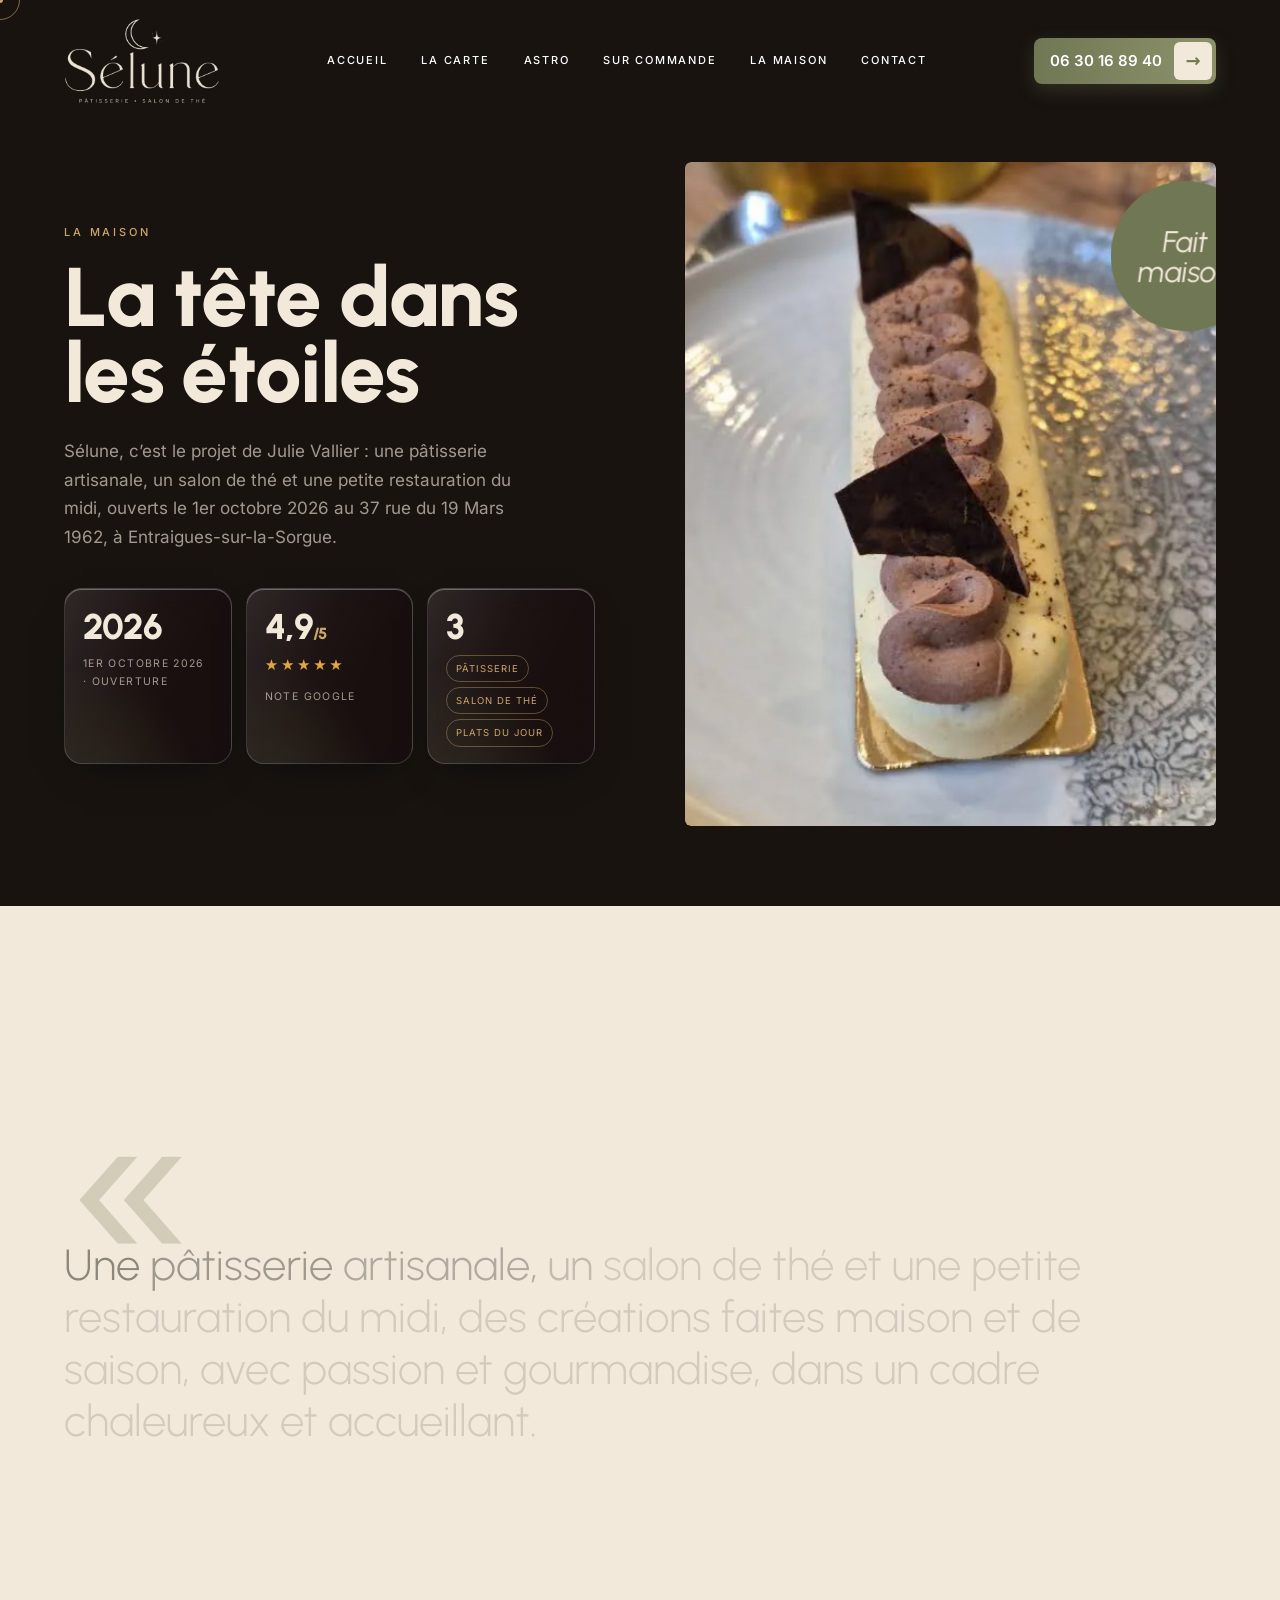
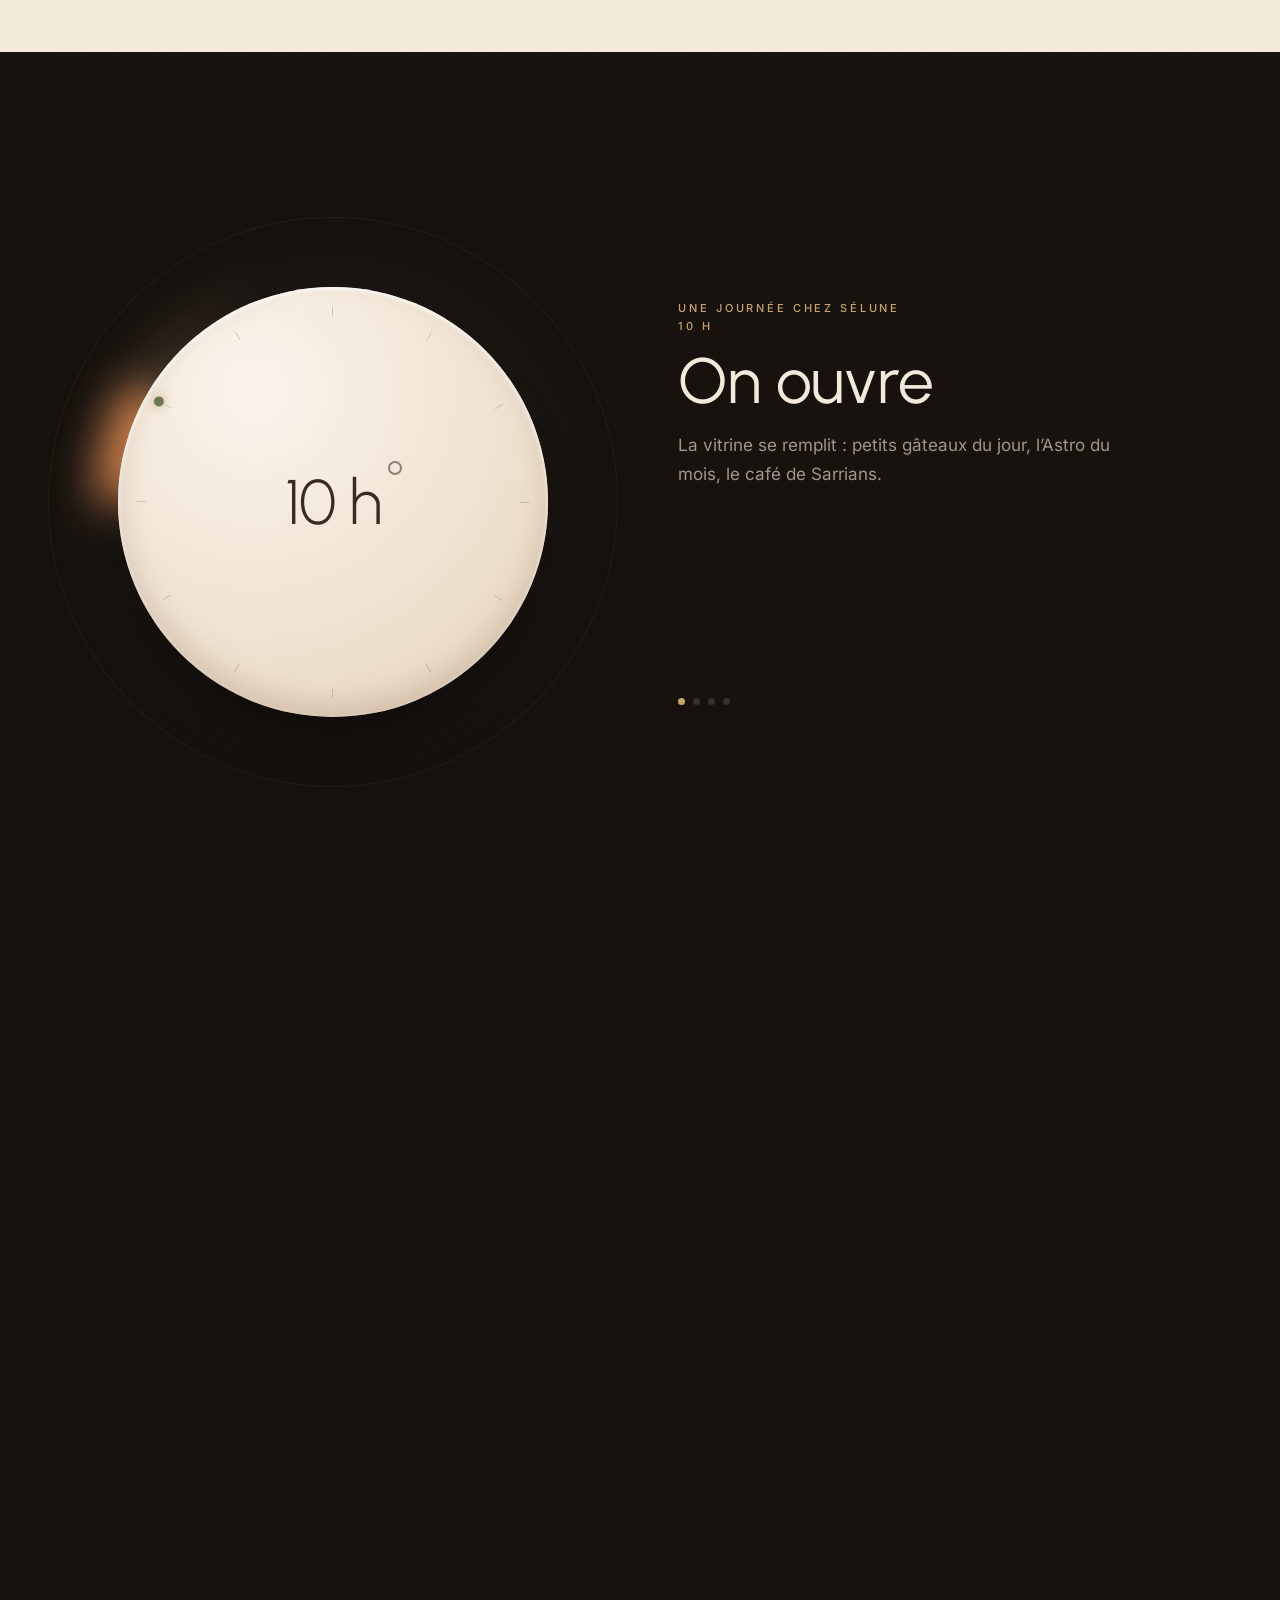
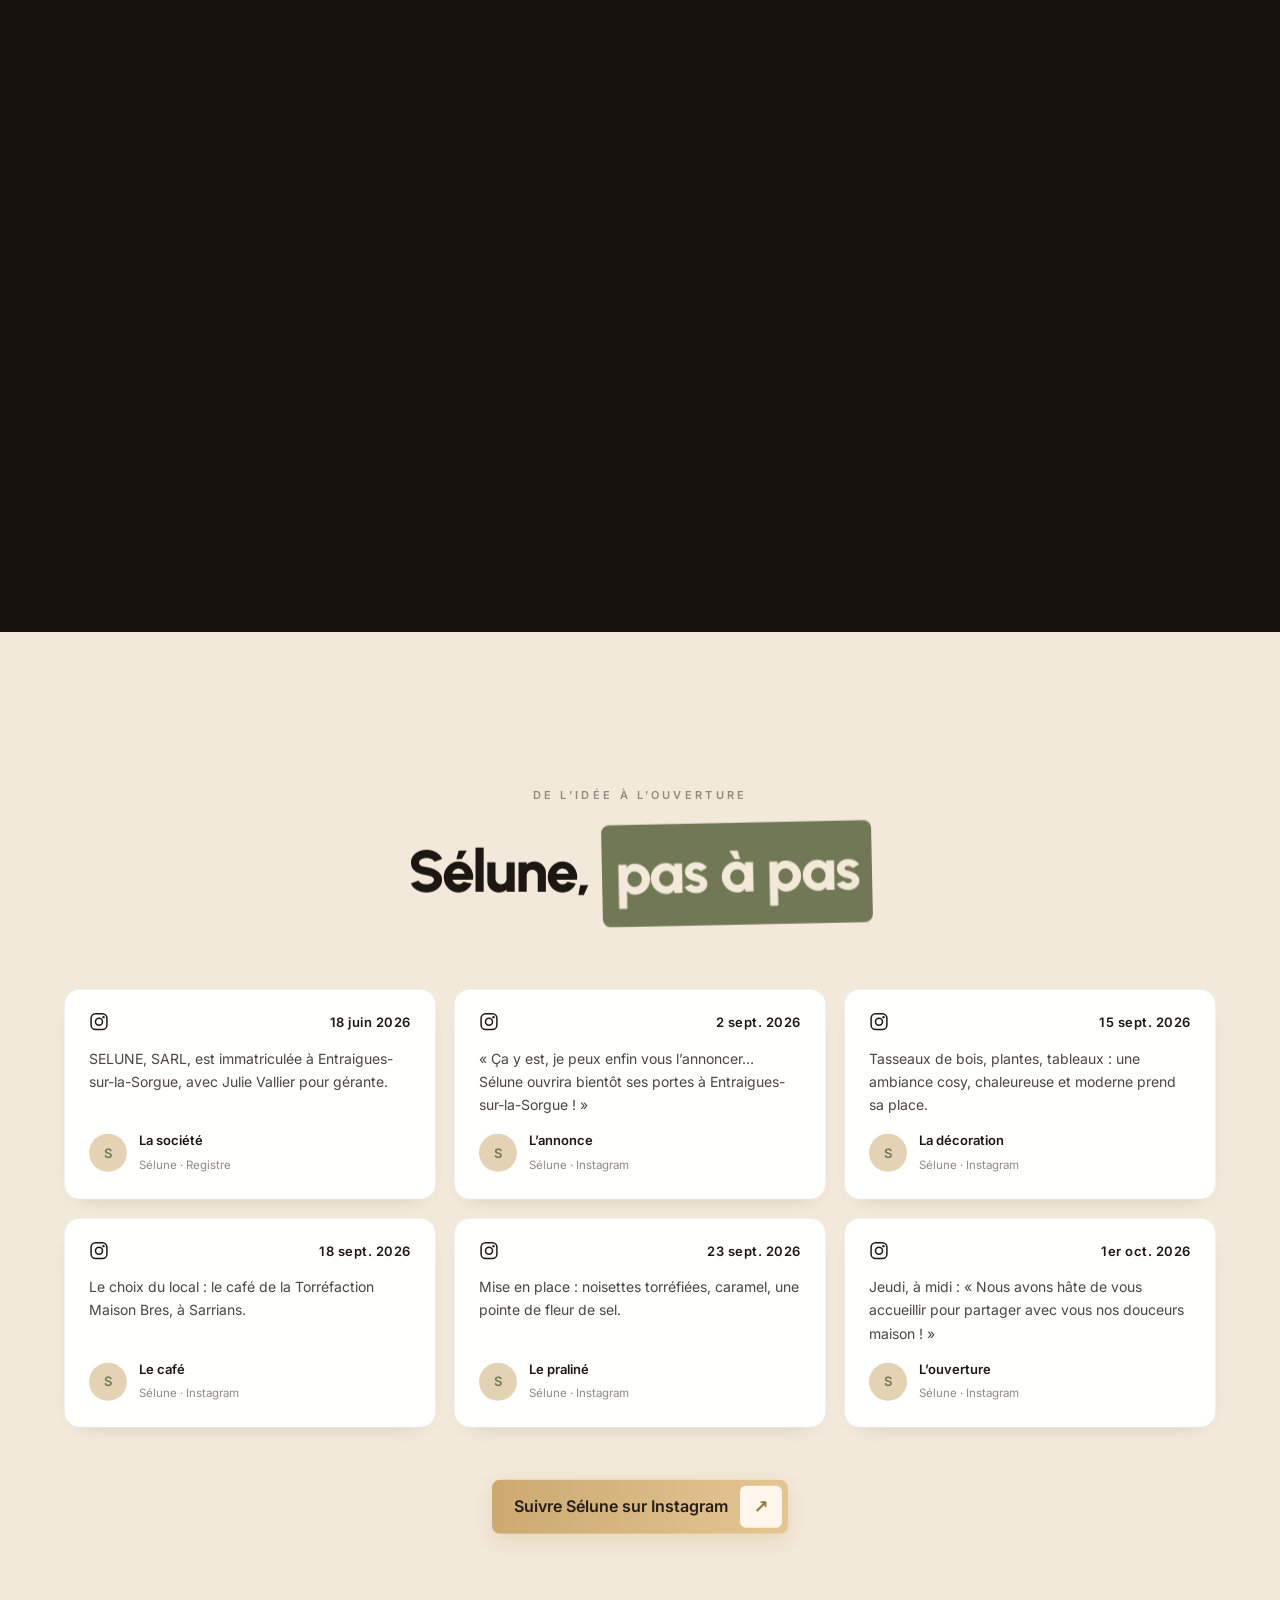
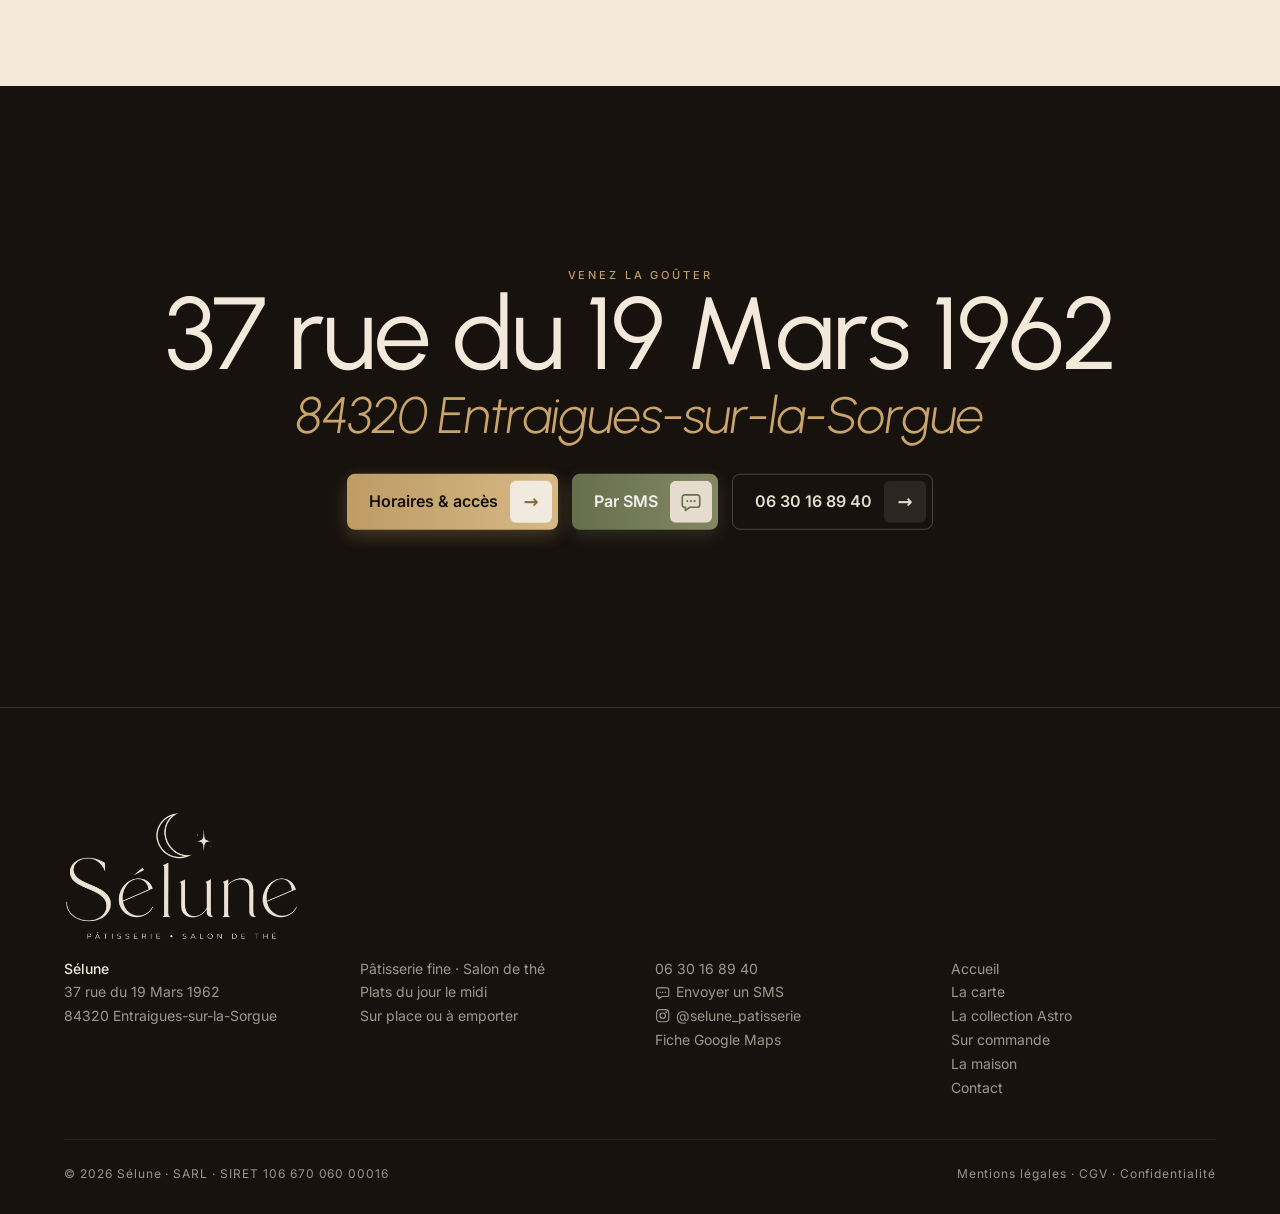
<file: a-propos.html>
<!doctype html>
<html lang="fr">
<head>
<meta charset="utf-8">
<meta name="viewport" content="width=device-width, initial-scale=1">
<title>La maison — Sélune, pâtisserie & salon de thé à Entraigues-sur-la-Sorgue</title>
<meta name="description" content="Sélune, la pâtisserie artisanale et salon de thé de Julie Vallier, ouverte le 1er octobre 2026 au 37 rue du 19 Mars 1962 à Entraigues-sur-la-Sorgue.">
<meta property="og:title" content="La maison — Sélune, pâtisserie & salon de thé à Entraigues-sur-la-Sorgue">
<meta property="og:description" content="Sélune, la pâtisserie artisanale et salon de thé de Julie Vallier, ouverte le 1er octobre 2026 au 37 rue du 19 Mars 1962 à Entraigues-sur-la-Sorgue.">
<meta property="og:image" content="img/hero.webp">
<meta property="og:locale" content="fr_FR">
<link rel="icon" href="data:image/svg+xml,%3Csvg xmlns='http://www.w3.org/2000/svg' viewBox='0 0 32 32'%3E%3Crect width='32' height='32' rx='8' fill='%2317120E'/%3E%3Ccircle cx='15' cy='17' r='9' fill='%23F3E9DA'/%3E%3Ccircle cx='19' cy='14' r='8' fill='%2317120E'/%3E%3Ccircle cx='24' cy='9' r='1.6' fill='%23C9A56B'/%3E%3C/svg%3E">
<link rel="preload" href="fonts/urbanist-latin-800-normal.woff2" as="font" type="font/woff2" crossorigin>
<link rel="preload" href="fonts/inter-latin-400-normal.woff2" as="font" type="font/woff2" crossorigin>
<link rel="stylesheet" href="vendor/lenis.css">
<link rel="stylesheet" href="styles.css">
<link rel="stylesheet" href="pages.css">
</head>
<body class="sub p-maison">

<div class="grain" aria-hidden="true"></div>
<div class="cursor" aria-hidden="true"><span class="cursor__dot"></span><span class="cursor__ring"><span class="cursor__label"></span></span></div>
<header class="nav" id="nav">
  <button class="nav__burger" id="burger" aria-label="Menu"><i></i><i></i></button>
  <a class="nav__logo" href="index.html" aria-label="Sélune">
    <img class="nav__logo-img" src="img/logo.webp" alt="Sélune — pâtisserie, salon de thé">
  </a>
  <nav class="nav__links"><a href="index.html">Accueil</a><a href="carte.html">La carte</a><a href="astro.html">Astro</a><a href="commandes.html">Sur commande</a><a href="a-propos.html" aria-current=page>La maison</a><a href="contact.html">Contact</a></nav>
  <a class="btn btn--pill" href="tel:+33630168940" data-cursor="Appeler" data-magnet>06 30 16 89 40</a>
</header>
<div class="menu" id="menu">
  <a href="index.html">Accueil</a><a href="carte.html">La carte</a><a href="astro.html">Astro</a><a href="commandes.html">Sur commande</a><a href="a-propos.html" aria-current=page>La maison</a><a href="contact.html">Contact</a>
</div>
<a class="sms-fab" href="sms:+33630168940?&amp;body=Bonjour%20S%C3%A9lune%2C%20" aria-label="Écrire à Sélune par SMS" data-cursor="SMS"><svg class="sms-ico" viewBox="0 0 24 24" fill="none" aria-hidden="true"><path d="M5 4.5h14A2.5 2.5 0 0 1 21.5 7v8.5A2.5 2.5 0 0 1 19 18h-8.2L6 21.5V18H5a2.5 2.5 0 0 1-2.5-2.5V7A2.5 2.5 0 0 1 5 4.5Z" stroke="currentColor" stroke-width="1.8" stroke-linejoin="round"/><circle cx="8" cy="11.3" r="1.2" fill="currentColor"/><circle cx="12" cy="11.3" r="1.2" fill="currentColor"/><circle cx="16" cy="11.3" r="1.2" fill="currentColor"/></svg></a>
<main id="top">
<section class="portrait-hero">
  <div class="portrait-hero__text">
    <p class="eyebrow" data-reveal>La maison</p>
    <h1 class="portrait-hero__title" data-letters>La tête dans les étoiles</h1>
    <p class="portrait-hero__lead" data-reveal>Sélune, c’est le projet de Julie Vallier : une pâtisserie artisanale, un salon de thé et une petite restauration du midi, ouverts le 1er octobre 2026 au 37 rue du 19 Mars 1962, à Entraigues-sur-la-Sorgue.</p>
    <div class="facts" data-reveal>
      <div class="fact"><b><span data-count="2026">0</span></b><span class="fact__label">1er octobre 2026 · ouverture</span></div>
      <div class="fact"><b><span class="fact__note">4,9</span><i>/5</i></b><span class="fact__stars" aria-label="4,9 sur 5">★★★★★</span><span class="fact__label">Note Google</span></div>
      <div class="fact"><b><span data-count="3">0</span></b><span class="fact__tags"><i>Pâtisserie</i><i>Salon de thé</i><i>Plats du jour</i></span></div>
    </div>
  </div>
  <figure class="portrait-hero__fig tilt" data-tilt data-reveal-clip>
    <div class="tilt__inner"><img src="img/maison-hero.webp" alt="Un entremets servi avec le thé chez Sélune" data-parallax-img></div>
    <span class="portrait-hero__stamp" data-speed="-0.4">Fait<br>maison</span>
  </figure>
</section>

<section class="quote">
  <p class="quote__mark" aria-hidden="true">«</p>
  <p class="quote__text" data-scrub-words>Une pâtisserie artisanale, un salon de thé et une petite restauration du midi, des créations faites maison et de saison, avec passion et gourmandise, dans un cadre chaleureux et accueillant.</p>
</section>

<section class="day" id="journee">
  <div class="day__pin">
    <div class="day__clock" aria-hidden="true">
      <span class="day__halo"></span>
      <span class="day__glow" id="clockGlow"></span>
      <span class="day__disc">
        <span class="day__ticks" id="clockTicks"></span>
        <i class="day__hand" id="clockHand"><b></b></i>
        <span class="day__time" id="clockTime">10 h</span>
      </span>
    </div>
    <div class="day__text">
      <p class="eyebrow">Une journée chez Sélune</p>
      <div class="day__moments"><div class="day__moment" data-moment="0"><b>10 h</b><h3>On ouvre</h3><p>La vitrine se remplit : petits gâteaux du jour, l’Astro du mois, le café de Sarrians.</p></div><div class="day__moment" data-moment="1"><b>12 h</b><h3>Le midi</h3><p>Petite restauration et plat du jour, sur place ou à emporter.</p></div><div class="day__moment" data-moment="2"><b>16 h</b><h3>Le goûter</h3><p>Une part de cake, un cookie, un chocolat chaud — la formule goûter marche aussi pour les adultes.</p></div><div class="day__moment" data-moment="3"><b>18 h</b><h3>À demain</h3><p>Le jeudi, on ferme à 18 h. Les grands formats se commandent au 06 30 16 89 40.</p></div></div>
      <div class="day__dots" aria-hidden="true"><i></i><i></i><i></i><i></i></div>
    </div>
  </div>
</section>

<section class="trev">
  <p class="trev__eyebrow" data-reveal>De l’idée à l’ouverture</p>
  <h2 class="trev__title" data-reveal>Sélune, <span>pas à pas</span></h2>
  <div class="trev__grid">
    <article class="trev__card" data-reveal>
      <header><svg class="trev__g" viewBox="0 0 24 24" width="20" height="20" fill="none" aria-label="Instagram"><rect x="2.5" y="2.5" width="19" height="19" rx="5.5" stroke="currentColor" stroke-width="1.8"/><circle cx="12" cy="12" r="4.2" stroke="currentColor" stroke-width="1.8"/><circle cx="17.4" cy="6.6" r="1.4" fill="currentColor"/></svg><span class="trev__score">18 juin 2026</span></header>
      <p class="trev__quote">SELUNE, SARL, est immatriculée à Entraigues-sur-la-Sorgue, avec Julie Vallier pour gérante.</p>
      <footer><b>S</b><div><strong>La société</strong><span>Sélune · Registre</span></div></footer>
    </article>
    <article class="trev__card" data-reveal>
      <header><svg class="trev__g" viewBox="0 0 24 24" width="20" height="20" fill="none" aria-label="Instagram"><rect x="2.5" y="2.5" width="19" height="19" rx="5.5" stroke="currentColor" stroke-width="1.8"/><circle cx="12" cy="12" r="4.2" stroke="currentColor" stroke-width="1.8"/><circle cx="17.4" cy="6.6" r="1.4" fill="currentColor"/></svg><span class="trev__score">2 sept. 2026</span></header>
      <p class="trev__quote">« Ça y est, je peux enfin vous l’annoncer… Sélune ouvrira bientôt ses portes à Entraigues-sur-la-Sorgue ! »</p>
      <footer><b>S</b><div><strong>L’annonce</strong><span>Sélune · Instagram</span></div></footer>
    </article>
    <article class="trev__card" data-reveal>
      <header><svg class="trev__g" viewBox="0 0 24 24" width="20" height="20" fill="none" aria-label="Instagram"><rect x="2.5" y="2.5" width="19" height="19" rx="5.5" stroke="currentColor" stroke-width="1.8"/><circle cx="12" cy="12" r="4.2" stroke="currentColor" stroke-width="1.8"/><circle cx="17.4" cy="6.6" r="1.4" fill="currentColor"/></svg><span class="trev__score">15 sept. 2026</span></header>
      <p class="trev__quote">Tasseaux de bois, plantes, tableaux : une ambiance cosy, chaleureuse et moderne prend sa place.</p>
      <footer><b>S</b><div><strong>La décoration</strong><span>Sélune · Instagram</span></div></footer>
    </article>
    <article class="trev__card" data-reveal>
      <header><svg class="trev__g" viewBox="0 0 24 24" width="20" height="20" fill="none" aria-label="Instagram"><rect x="2.5" y="2.5" width="19" height="19" rx="5.5" stroke="currentColor" stroke-width="1.8"/><circle cx="12" cy="12" r="4.2" stroke="currentColor" stroke-width="1.8"/><circle cx="17.4" cy="6.6" r="1.4" fill="currentColor"/></svg><span class="trev__score">18 sept. 2026</span></header>
      <p class="trev__quote">Le choix du local : le café de la Torréfaction Maison Bres, à Sarrians.</p>
      <footer><b>S</b><div><strong>Le café</strong><span>Sélune · Instagram</span></div></footer>
    </article>
    <article class="trev__card" data-reveal>
      <header><svg class="trev__g" viewBox="0 0 24 24" width="20" height="20" fill="none" aria-label="Instagram"><rect x="2.5" y="2.5" width="19" height="19" rx="5.5" stroke="currentColor" stroke-width="1.8"/><circle cx="12" cy="12" r="4.2" stroke="currentColor" stroke-width="1.8"/><circle cx="17.4" cy="6.6" r="1.4" fill="currentColor"/></svg><span class="trev__score">23 sept. 2026</span></header>
      <p class="trev__quote">Mise en place : noisettes torréfiées, caramel, une pointe de fleur de sel.</p>
      <footer><b>S</b><div><strong>Le praliné</strong><span>Sélune · Instagram</span></div></footer>
    </article>
    <article class="trev__card" data-reveal>
      <header><svg class="trev__g" viewBox="0 0 24 24" width="20" height="20" fill="none" aria-label="Instagram"><rect x="2.5" y="2.5" width="19" height="19" rx="5.5" stroke="currentColor" stroke-width="1.8"/><circle cx="12" cy="12" r="4.2" stroke="currentColor" stroke-width="1.8"/><circle cx="17.4" cy="6.6" r="1.4" fill="currentColor"/></svg><span class="trev__score">1er oct. 2026</span></header>
      <p class="trev__quote">Jeudi, à midi : « Nous avons hâte de vous accueillir pour partager avec vous nos douceurs maison ! »</p>
      <footer><b>S</b><div><strong>L’ouverture</strong><span>Sélune · Instagram</span></div></footer>
    </article>
  </div>
  <div class="trev__more" data-reveal><a class="btn btn--light" href="https://www.instagram.com/selune_patisserie/" target="_blank" rel="noopener" data-cursor="Ouvrir" data-magnet>Suivre Sélune sur Instagram</a></div>
</section>

<section class="addr-band">
  <p class="eyebrow" data-reveal>Venez la goûter</p>
  <a class="addr-band__line" href="https://www.google.com/maps?cid=17615685143766384162" target="_blank" rel="noopener" data-letters data-cursor="Itinéraire">37 rue du 19 Mars 1962</a>
  <a class="addr-band__line addr-band__line--small" href="https://www.google.com/maps?cid=17615685143766384162" target="_blank" rel="noopener" data-letters>84320 Entraigues-sur-la-Sorgue</a>
  <div class="cta-band__actions" data-reveal><a class="btn btn--light" href="contact.html" data-magnet>Horaires &amp; accès</a><a class="btn btn--sms" href="sms:+33630168940?&amp;body=Bonjour%20S%C3%A9lune%2C%20" data-cursor="SMS" data-magnet>Par SMS</a><a class="btn btn--ghost" href="tel:+33630168940" data-magnet>06 30 16 89 40</a></div>
</section>
</main><footer class="footer footer--page">
  <img class="footer__logo" src="img/logo.webp" alt="Sélune — pâtisserie, salon de thé">
  <div class="footer__cols">
    <div><b>Sélune</b><br>37 rue du 19 Mars 1962<br>84320 Entraigues-sur-la-Sorgue</div>
    <div>Pâtisserie fine · Salon de thé<br>Plats du jour le midi<br>Sur place ou à emporter</div>
    <div><a href="tel:+33630168940">06 30 16 89 40</a><br><a href="sms:+33630168940?&amp;body=Bonjour%20S%C3%A9lune%2C%20"><svg class="sms-ico" viewBox="0 0 24 24" fill="none" aria-hidden="true"><path d="M5 4.5h14A2.5 2.5 0 0 1 21.5 7v8.5A2.5 2.5 0 0 1 19 18h-8.2L6 21.5V18H5a2.5 2.5 0 0 1-2.5-2.5V7A2.5 2.5 0 0 1 5 4.5Z" stroke="currentColor" stroke-width="1.8" stroke-linejoin="round"/><circle cx="8" cy="11.3" r="1.2" fill="currentColor"/><circle cx="12" cy="11.3" r="1.2" fill="currentColor"/><circle cx="16" cy="11.3" r="1.2" fill="currentColor"/></svg>Envoyer un SMS</a><br><a href="https://www.instagram.com/selune_patisserie/" target="_blank" rel="noopener"><svg class="ig-ico" viewBox="0 0 24 24" fill="none" aria-hidden="true"><rect x="2.5" y="2.5" width="19" height="19" rx="5.5" stroke="currentColor" stroke-width="1.8"/><circle cx="12" cy="12" r="4.2" stroke="currentColor" stroke-width="1.8"/><circle cx="17.4" cy="6.6" r="1.4" fill="currentColor"/></svg>@selune_patisserie</a><br><a href="https://www.google.com/maps?cid=17615685143766384162" target="_blank" rel="noopener">Fiche Google Maps</a></div>
    <div><a href="index.html">Accueil</a><br><a href="carte.html">La carte</a><br><a href="astro.html">La collection Astro</a><br><a href="commandes.html">Sur commande</a><br><a href="a-propos.html">La maison</a><br><a href="contact.html">Contact</a></div>
  </div>
  <div class="footer__row">
    <span>© 2026 Sélune · SARL · SIRET 106 670 060 00016</span>
    <span><a href="mentions-legales.html">Mentions légales · CGV · Confidentialité</a></span>
  </div>
</footer>

<script src="vendor/gsap.min.js"></script>
<script src="vendor/ScrollTrigger.min.js"></script>
<script src="vendor/lenis.min.js"></script>
<script src="main.js"></script>

</body>
</html>
</file>
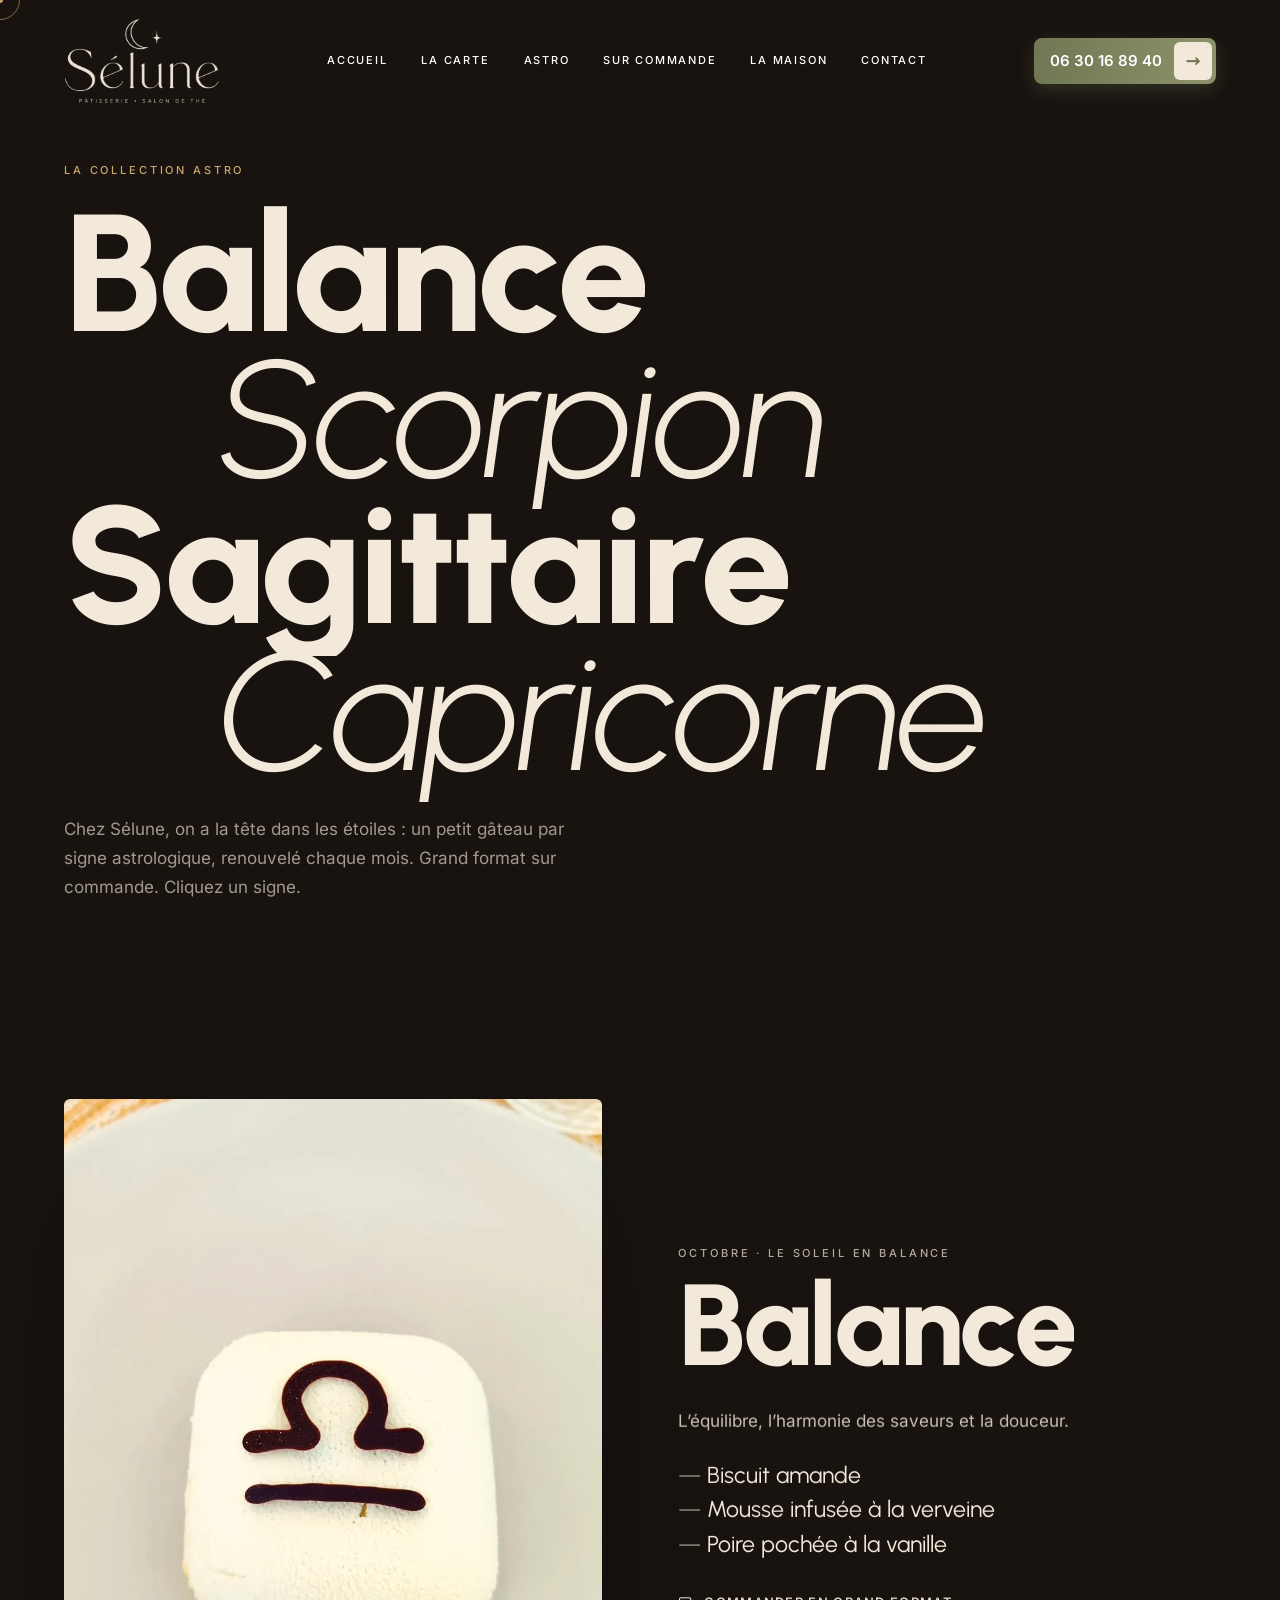
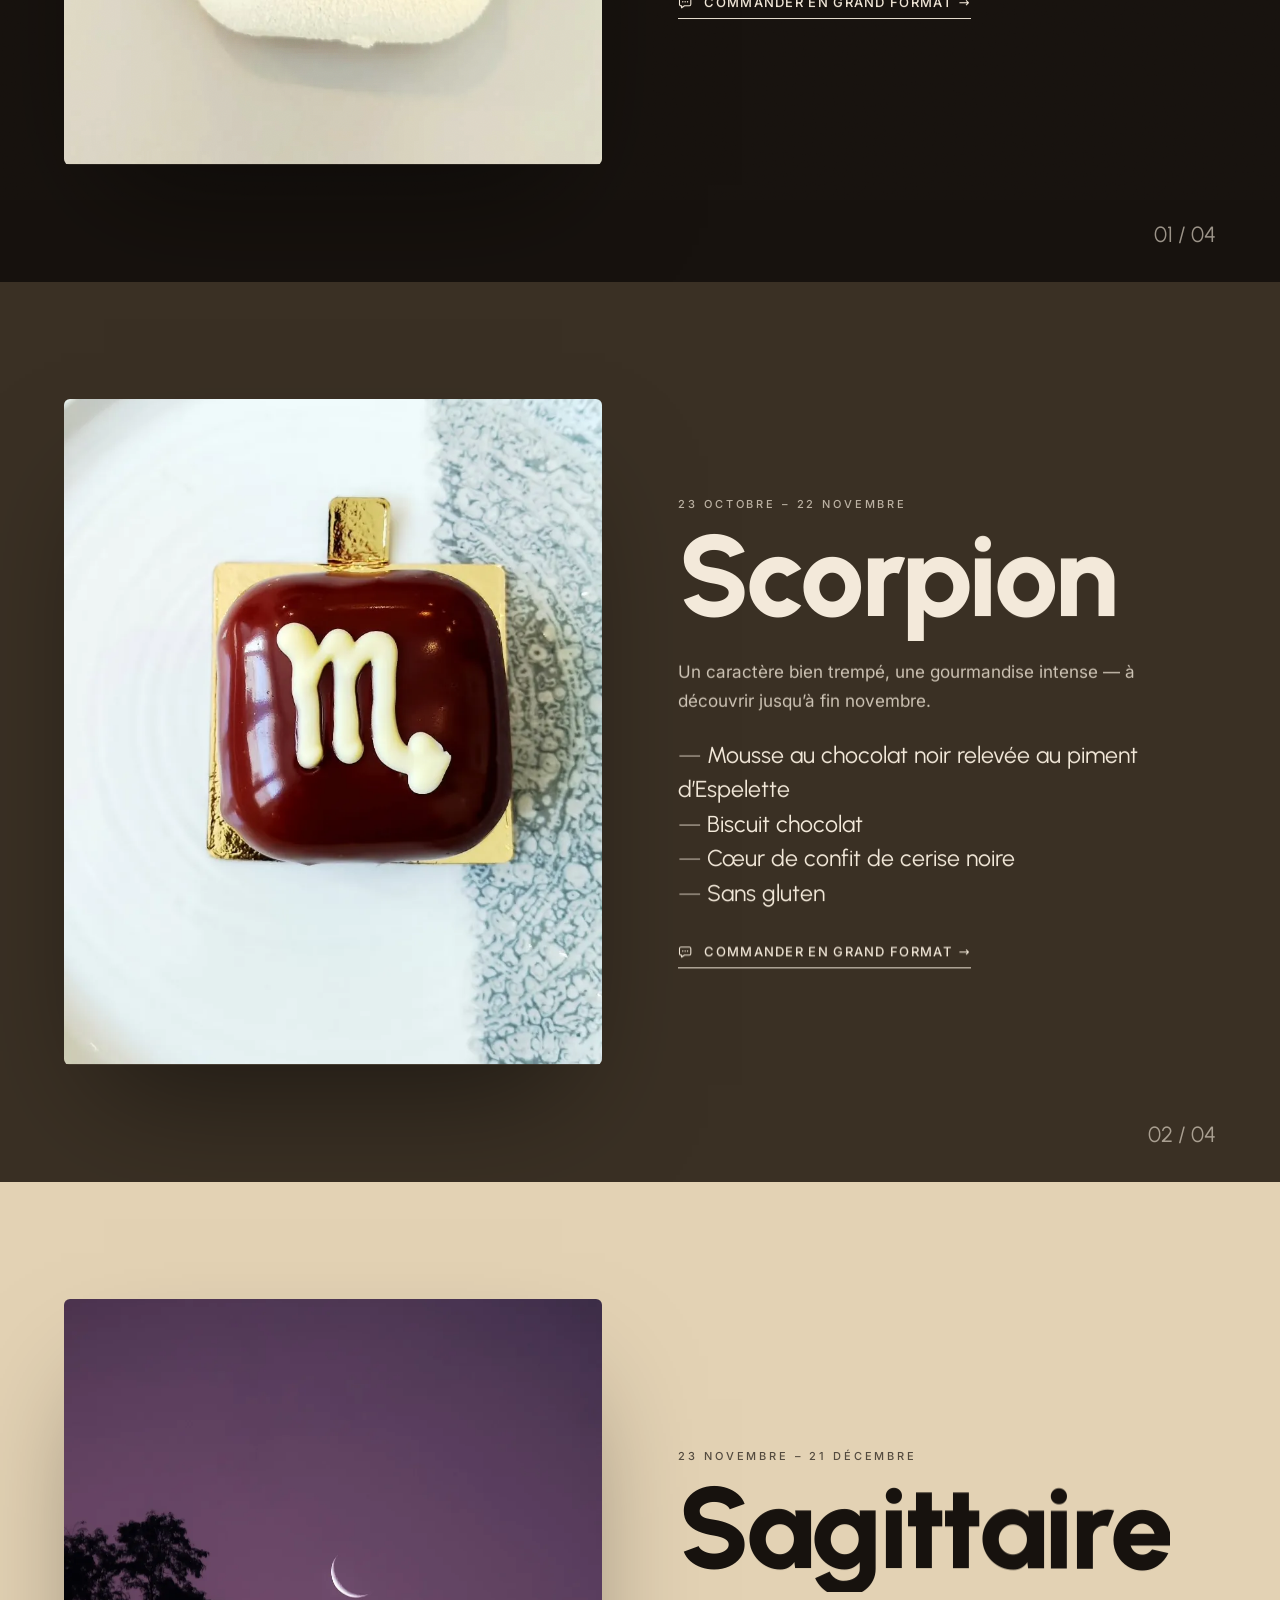
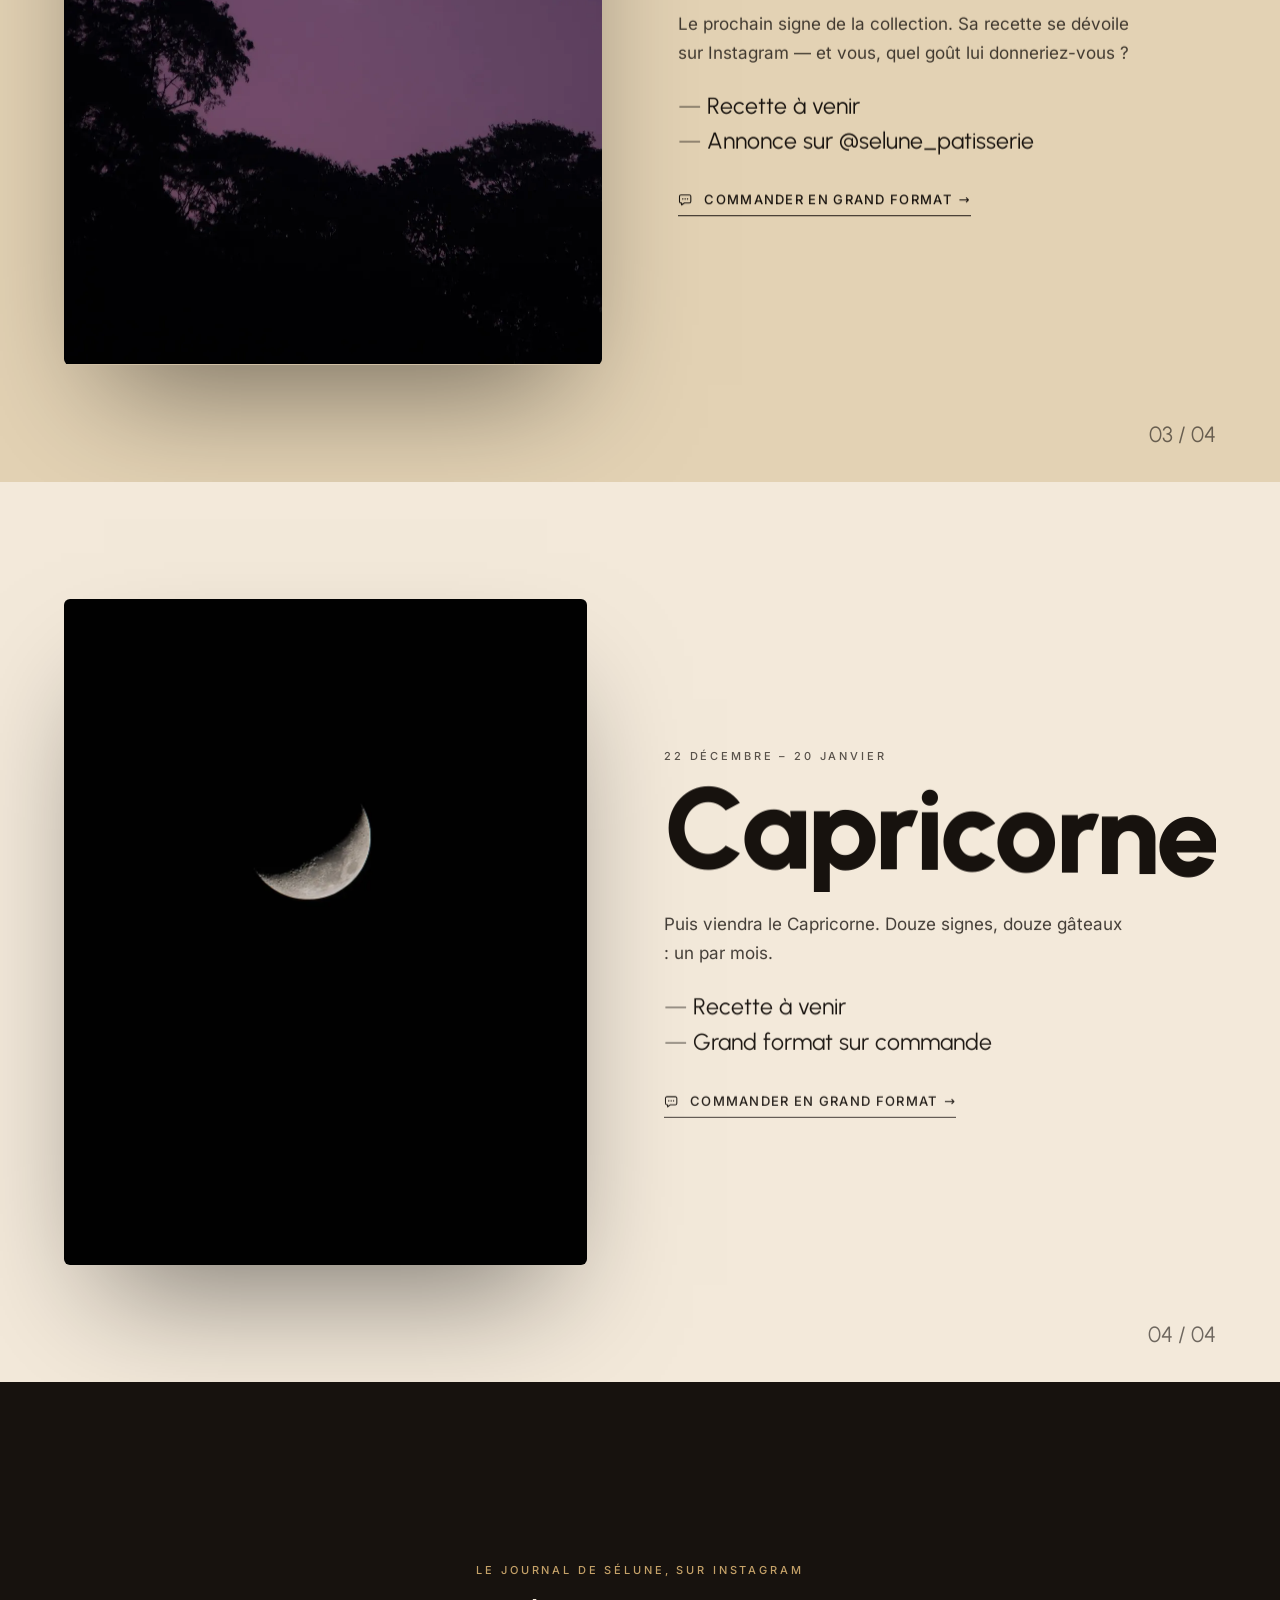
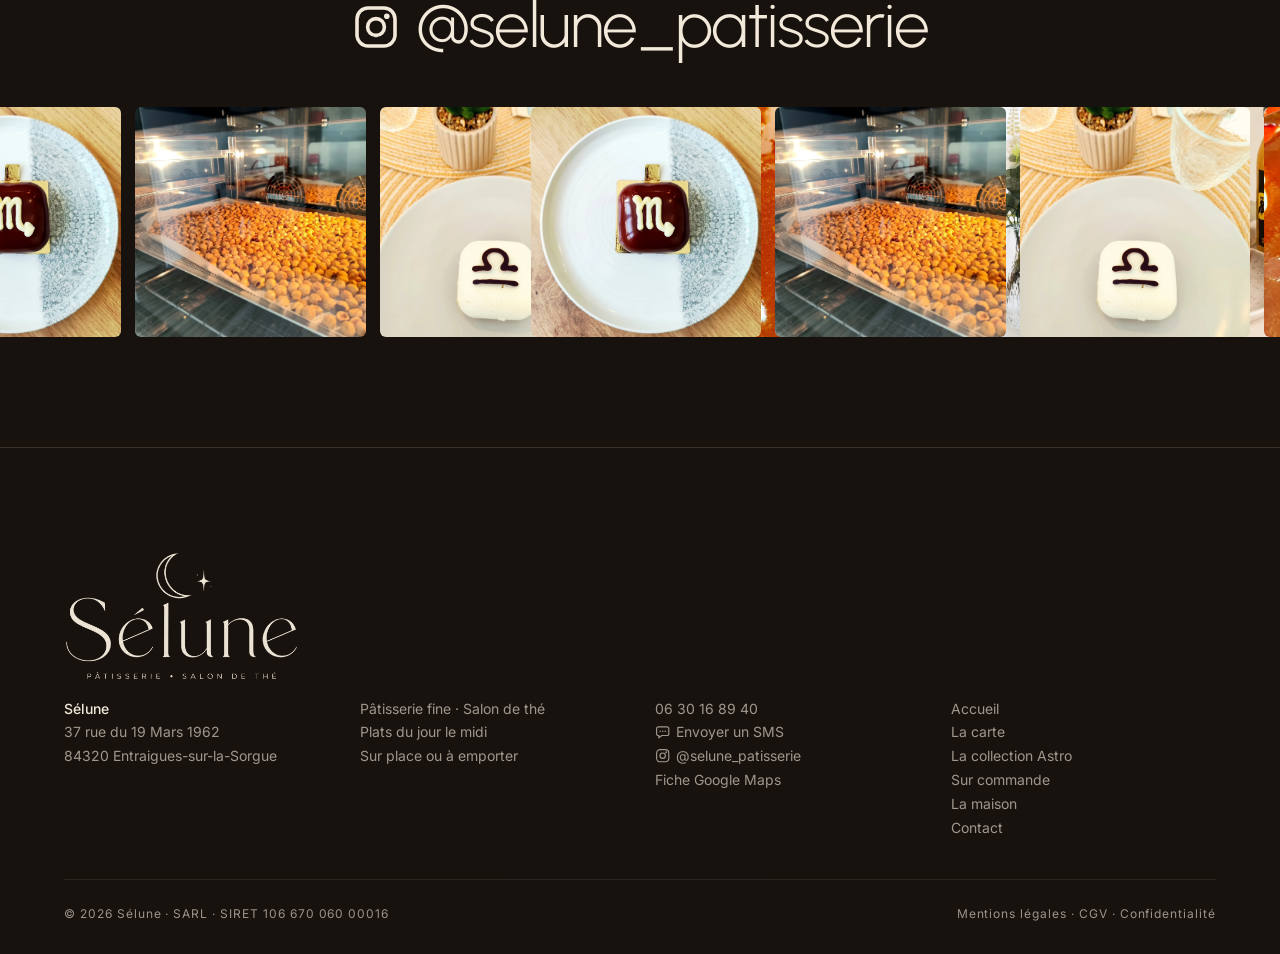
<file: astro.html>
<!doctype html>
<html lang="fr">
<head>
<meta charset="utf-8">
<meta name="viewport" content="width=device-width, initial-scale=1">
<title>La collection Astro — un gâteau par signe — Sélune</title>
<meta name="description" content="Chaque mois, Sélune crée un petit gâteau pour le signe astrologique du moment : Balance, Scorpion sans gluten… Grand format sur commande, à Entraigues-sur-la-Sorgue.">
<meta property="og:title" content="La collection Astro — un gâteau par signe — Sélune">
<meta property="og:description" content="Chaque mois, Sélune crée un petit gâteau pour le signe astrologique du moment : Balance, Scorpion sans gluten… Grand format sur commande, à Entraigues-sur-la-Sorgue.">
<meta property="og:image" content="img/hero.webp">
<meta property="og:locale" content="fr_FR">
<link rel="icon" href="data:image/svg+xml,%3Csvg xmlns='http://www.w3.org/2000/svg' viewBox='0 0 32 32'%3E%3Crect width='32' height='32' rx='8' fill='%2317120E'/%3E%3Ccircle cx='15' cy='17' r='9' fill='%23F3E9DA'/%3E%3Ccircle cx='19' cy='14' r='8' fill='%2317120E'/%3E%3Ccircle cx='24' cy='9' r='1.6' fill='%23C9A56B'/%3E%3C/svg%3E">
<link rel="preload" href="fonts/urbanist-latin-800-normal.woff2" as="font" type="font/woff2" crossorigin>
<link rel="preload" href="fonts/inter-latin-400-normal.woff2" as="font" type="font/woff2" crossorigin>
<link rel="stylesheet" href="vendor/lenis.css">
<link rel="stylesheet" href="styles.css">
<link rel="stylesheet" href="pages.css">
</head>
<body class="sub p-saisons">

<div class="grain" aria-hidden="true"></div>
<div class="cursor" aria-hidden="true"><span class="cursor__dot"></span><span class="cursor__ring"><span class="cursor__label"></span></span></div>
<header class="nav" id="nav">
  <button class="nav__burger" id="burger" aria-label="Menu"><i></i><i></i></button>
  <a class="nav__logo" href="index.html" aria-label="Sélune">
    <img class="nav__logo-img" src="img/logo.webp" alt="Sélune — pâtisserie, salon de thé">
  </a>
  <nav class="nav__links"><a href="index.html">Accueil</a><a href="carte.html">La carte</a><a href="astro.html" aria-current=page>Astro</a><a href="commandes.html">Sur commande</a><a href="a-propos.html">La maison</a><a href="contact.html">Contact</a></nav>
  <a class="btn btn--pill" href="tel:+33630168940" data-cursor="Appeler" data-magnet>06 30 16 89 40</a>
</header>
<div class="menu" id="menu">
  <a href="index.html">Accueil</a><a href="carte.html">La carte</a><a href="astro.html" aria-current=page>Astro</a><a href="commandes.html">Sur commande</a><a href="a-propos.html">La maison</a><a href="contact.html">Contact</a>
</div>
<a class="sms-fab" href="sms:+33630168940?&amp;body=Bonjour%20S%C3%A9lune%2C%20" aria-label="Écrire à Sélune par SMS" data-cursor="SMS"><svg class="sms-ico" viewBox="0 0 24 24" fill="none" aria-hidden="true"><path d="M5 4.5h14A2.5 2.5 0 0 1 21.5 7v8.5A2.5 2.5 0 0 1 19 18h-8.2L6 21.5V18H5a2.5 2.5 0 0 1-2.5-2.5V7A2.5 2.5 0 0 1 5 4.5Z" stroke="currentColor" stroke-width="1.8" stroke-linejoin="round"/><circle cx="8" cy="11.3" r="1.2" fill="currentColor"/><circle cx="12" cy="11.3" r="1.2" fill="currentColor"/><circle cx="16" cy="11.3" r="1.2" fill="currentColor"/></svg></a>
<main id="top">
<section class="type-hero">
  <p class="eyebrow" data-reveal>La collection Astro</p>
  <div class="type-hero__words"><a href="#balance" class="type-hero__word" style="--c:#C9A56B" data-letters>Balance</a><a href="#scorpion" class="type-hero__word" style="--c:#C9A56B" data-letters>Scorpion</a><a href="#sagittaire" class="type-hero__word" style="--c:#E3D2B4" data-letters>Sagittaire</a><a href="#capricorne" class="type-hero__word" style="--c:#F3E9DA" data-letters>Capricorne</a></div>
  <p class="type-hero__lead" data-reveal>Chez Sélune, on a la tête dans les étoiles : un petit gâteau par signe astrologique, renouvelé chaque mois. Grand format sur commande. Cliquez un signe.</p>
</section>
<div class="stack">
<section class="panel" id="balance" style="--bg:#17120E;--fg:#F3E9DA" data-panel>
  <div class="panel__inner">
    <span class="panel__ghost" aria-hidden="true">Balance</span>
    <figure class="panel__fig"><img src="img/astro-balance.webp" alt="" loading="lazy" data-panel-img></figure>
    <div class="panel__text">
      <p class="eyebrow">Octobre · le Soleil en Balance</p>
      <h2 class="panel__title" data-letters>Balance</h2>
      <p class="panel__lead">L’équilibre, l’harmonie des saveurs et la douceur.</p>
      <ul class="panel__list"><li>Biscuit amande</li><li>Mousse infusée à la verveine</li><li>Poire pochée à la vanille</li></ul>
      <a class="link" href="sms:+33630168940?&amp;body=Bonjour%20S%C3%A9lune%2C%20je%20voudrais%20commander%20l%E2%80%99Astro%20Balance%20en%20grand%20format."><svg class="sms-ico" viewBox="0 0 24 24" fill="none" aria-hidden="true"><path d="M5 4.5h14A2.5 2.5 0 0 1 21.5 7v8.5A2.5 2.5 0 0 1 19 18h-8.2L6 21.5V18H5a2.5 2.5 0 0 1-2.5-2.5V7A2.5 2.5 0 0 1 5 4.5Z" stroke="currentColor" stroke-width="1.8" stroke-linejoin="round"/><circle cx="8" cy="11.3" r="1.2" fill="currentColor"/><circle cx="12" cy="11.3" r="1.2" fill="currentColor"/><circle cx="16" cy="11.3" r="1.2" fill="currentColor"/></svg>Commander en grand format <i>→</i></a>
    </div>
    <span class="panel__count">01 / 04</span>
  </div>
</section>
<section class="panel" id="scorpion" style="--bg:#3A3024;--fg:#F3E9DA" data-panel>
  <div class="panel__inner">
    <span class="panel__ghost" aria-hidden="true">Scorpion</span>
    <figure class="panel__fig"><img src="img/astro-scorpion.webp" alt="" loading="lazy" data-panel-img></figure>
    <div class="panel__text">
      <p class="eyebrow">23 octobre – 22 novembre</p>
      <h2 class="panel__title" data-letters>Scorpion</h2>
      <p class="panel__lead">Un caractère bien trempé, une gourmandise intense — à découvrir jusqu’à fin novembre.</p>
      <ul class="panel__list"><li>Mousse au chocolat noir relevée au piment d’Espelette</li><li>Biscuit chocolat</li><li>Cœur de confit de cerise noire</li><li>Sans gluten</li></ul>
      <a class="link" href="sms:+33630168940?&amp;body=Bonjour%20S%C3%A9lune%2C%20je%20voudrais%20commander%20l%E2%80%99Astro%20Scorpion%20en%20grand%20format."><svg class="sms-ico" viewBox="0 0 24 24" fill="none" aria-hidden="true"><path d="M5 4.5h14A2.5 2.5 0 0 1 21.5 7v8.5A2.5 2.5 0 0 1 19 18h-8.2L6 21.5V18H5a2.5 2.5 0 0 1-2.5-2.5V7A2.5 2.5 0 0 1 5 4.5Z" stroke="currentColor" stroke-width="1.8" stroke-linejoin="round"/><circle cx="8" cy="11.3" r="1.2" fill="currentColor"/><circle cx="12" cy="11.3" r="1.2" fill="currentColor"/><circle cx="16" cy="11.3" r="1.2" fill="currentColor"/></svg>Commander en grand format <i>→</i></a>
    </div>
    <span class="panel__count">02 / 04</span>
  </div>
</section>
<section class="panel" id="sagittaire" style="--bg:#E3D2B4;--fg:#17120E" data-panel>
  <div class="panel__inner">
    <span class="panel__ghost" aria-hidden="true">Sagittaire</span>
    <figure class="panel__fig"><img src="img/astro-sagittaire.webp" alt="" loading="lazy" data-panel-img></figure>
    <div class="panel__text">
      <p class="eyebrow">23 novembre – 21 décembre</p>
      <h2 class="panel__title" data-letters>Sagittaire</h2>
      <p class="panel__lead">Le prochain signe de la collection. Sa recette se dévoile sur Instagram — et vous, quel goût lui donneriez-vous ?</p>
      <ul class="panel__list"><li>Recette à venir</li><li>Annonce sur @selune_patisserie</li></ul>
      <a class="link" href="sms:+33630168940?&amp;body=Bonjour%20S%C3%A9lune%2C%20je%20voudrais%20commander%20l%E2%80%99Astro%20Sagittaire%20en%20grand%20format."><svg class="sms-ico" viewBox="0 0 24 24" fill="none" aria-hidden="true"><path d="M5 4.5h14A2.5 2.5 0 0 1 21.5 7v8.5A2.5 2.5 0 0 1 19 18h-8.2L6 21.5V18H5a2.5 2.5 0 0 1-2.5-2.5V7A2.5 2.5 0 0 1 5 4.5Z" stroke="currentColor" stroke-width="1.8" stroke-linejoin="round"/><circle cx="8" cy="11.3" r="1.2" fill="currentColor"/><circle cx="12" cy="11.3" r="1.2" fill="currentColor"/><circle cx="16" cy="11.3" r="1.2" fill="currentColor"/></svg>Commander en grand format <i>→</i></a>
    </div>
    <span class="panel__count">03 / 04</span>
  </div>
</section>
<section class="panel" id="capricorne" style="--bg:#F3E9DA;--fg:#17120E" data-panel>
  <div class="panel__inner">
    <span class="panel__ghost" aria-hidden="true">Capricorne</span>
    <figure class="panel__fig"><img src="img/astro-capricorne.webp" alt="" loading="lazy" data-panel-img></figure>
    <div class="panel__text">
      <p class="eyebrow">22 décembre – 20 janvier</p>
      <h2 class="panel__title" data-letters>Capricorne</h2>
      <p class="panel__lead">Puis viendra le Capricorne. Douze signes, douze gâteaux : un par mois.</p>
      <ul class="panel__list"><li>Recette à venir</li><li>Grand format sur commande</li></ul>
      <a class="link" href="sms:+33630168940?&amp;body=Bonjour%20S%C3%A9lune%2C%20je%20voudrais%20commander%20l%E2%80%99Astro%20Capricorne%20en%20grand%20format."><svg class="sms-ico" viewBox="0 0 24 24" fill="none" aria-hidden="true"><path d="M5 4.5h14A2.5 2.5 0 0 1 21.5 7v8.5A2.5 2.5 0 0 1 19 18h-8.2L6 21.5V18H5a2.5 2.5 0 0 1-2.5-2.5V7A2.5 2.5 0 0 1 5 4.5Z" stroke="currentColor" stroke-width="1.8" stroke-linejoin="round"/><circle cx="8" cy="11.3" r="1.2" fill="currentColor"/><circle cx="12" cy="11.3" r="1.2" fill="currentColor"/><circle cx="16" cy="11.3" r="1.2" fill="currentColor"/></svg>Commander en grand format <i>→</i></a>
    </div>
    <span class="panel__count">04 / 04</span>
  </div>
</section></div>
<section class="ig-band">
  <p class="eyebrow" data-reveal>Le journal de Sélune, sur Instagram</p>
  <a class="ig-band__handle" href="https://www.instagram.com/selune_patisserie/" target="_blank" rel="noopener" data-cursor="Ouvrir"><svg class="ig-ico ig-ico--big" viewBox="0 0 24 24" fill="none" aria-hidden="true"><rect x="2.5" y="2.5" width="19" height="19" rx="5.5" stroke="currentColor" stroke-width="1.8"/><circle cx="12" cy="12" r="4.2" stroke="currentColor" stroke-width="1.8"/><circle cx="17.4" cy="6.6" r="1.4" fill="currentColor"/></svg>@selune_patisserie</a>
  <div class="marquee ig-band__row" aria-hidden="true"><div class="marquee__row" data-marquee><span class="ig-band__set"><img src="img/sig-1.webp" alt="" loading="lazy"><img src="img/croissant.webp" alt="" loading="lazy"><img src="img/sig-2.webp" alt="" loading="lazy"><img src="img/maison-framboise.webp" alt="" loading="lazy"><img src="img/macaron.webp" alt="" loading="lazy"><img src="img/tart.webp" alt="" loading="lazy"><img src="img/boutique.webp" alt="" loading="lazy"><img src="img/gal-2.webp" alt="" loading="lazy"></span><span class="ig-band__set"><img src="img/sig-1.webp" alt="" loading="lazy"><img src="img/croissant.webp" alt="" loading="lazy"><img src="img/sig-2.webp" alt="" loading="lazy"><img src="img/maison-framboise.webp" alt="" loading="lazy"><img src="img/macaron.webp" alt="" loading="lazy"><img src="img/tart.webp" alt="" loading="lazy"><img src="img/boutique.webp" alt="" loading="lazy"><img src="img/gal-2.webp" alt="" loading="lazy"></span></div></div>
</section>
</main><footer class="footer footer--page">
  <img class="footer__logo" src="img/logo.webp" alt="Sélune — pâtisserie, salon de thé">
  <div class="footer__cols">
    <div><b>Sélune</b><br>37 rue du 19 Mars 1962<br>84320 Entraigues-sur-la-Sorgue</div>
    <div>Pâtisserie fine · Salon de thé<br>Plats du jour le midi<br>Sur place ou à emporter</div>
    <div><a href="tel:+33630168940">06 30 16 89 40</a><br><a href="sms:+33630168940?&amp;body=Bonjour%20S%C3%A9lune%2C%20"><svg class="sms-ico" viewBox="0 0 24 24" fill="none" aria-hidden="true"><path d="M5 4.5h14A2.5 2.5 0 0 1 21.5 7v8.5A2.5 2.5 0 0 1 19 18h-8.2L6 21.5V18H5a2.5 2.5 0 0 1-2.5-2.5V7A2.5 2.5 0 0 1 5 4.5Z" stroke="currentColor" stroke-width="1.8" stroke-linejoin="round"/><circle cx="8" cy="11.3" r="1.2" fill="currentColor"/><circle cx="12" cy="11.3" r="1.2" fill="currentColor"/><circle cx="16" cy="11.3" r="1.2" fill="currentColor"/></svg>Envoyer un SMS</a><br><a href="https://www.instagram.com/selune_patisserie/" target="_blank" rel="noopener"><svg class="ig-ico" viewBox="0 0 24 24" fill="none" aria-hidden="true"><rect x="2.5" y="2.5" width="19" height="19" rx="5.5" stroke="currentColor" stroke-width="1.8"/><circle cx="12" cy="12" r="4.2" stroke="currentColor" stroke-width="1.8"/><circle cx="17.4" cy="6.6" r="1.4" fill="currentColor"/></svg>@selune_patisserie</a><br><a href="https://www.google.com/maps?cid=17615685143766384162" target="_blank" rel="noopener">Fiche Google Maps</a></div>
    <div><a href="index.html">Accueil</a><br><a href="carte.html">La carte</a><br><a href="astro.html">La collection Astro</a><br><a href="commandes.html">Sur commande</a><br><a href="a-propos.html">La maison</a><br><a href="contact.html">Contact</a></div>
  </div>
  <div class="footer__row">
    <span>© 2026 Sélune · SARL · SIRET 106 670 060 00016</span>
    <span><a href="mentions-legales.html">Mentions légales · CGV · Confidentialité</a></span>
  </div>
</footer>

<script src="vendor/gsap.min.js"></script>
<script src="vendor/ScrollTrigger.min.js"></script>
<script src="vendor/lenis.min.js"></script>
<script src="main.js"></script>

</body>
</html>
</file>
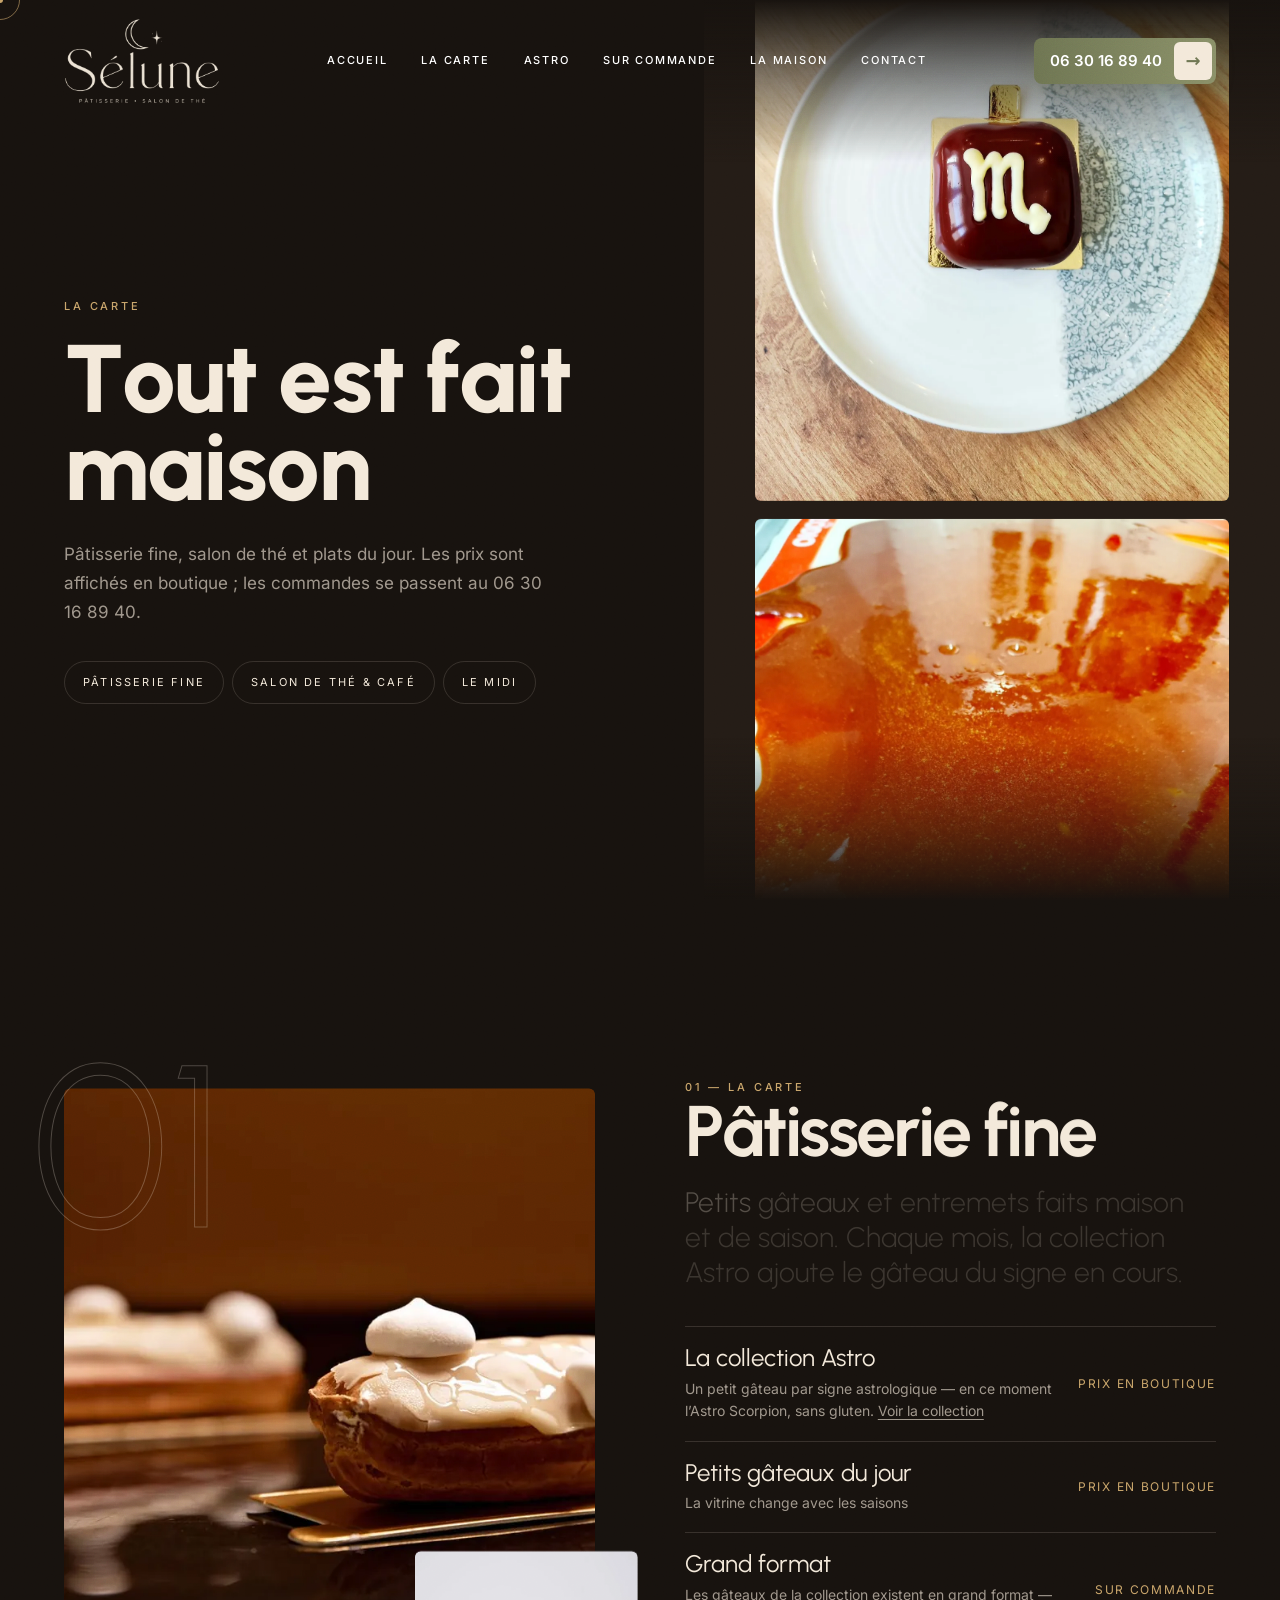
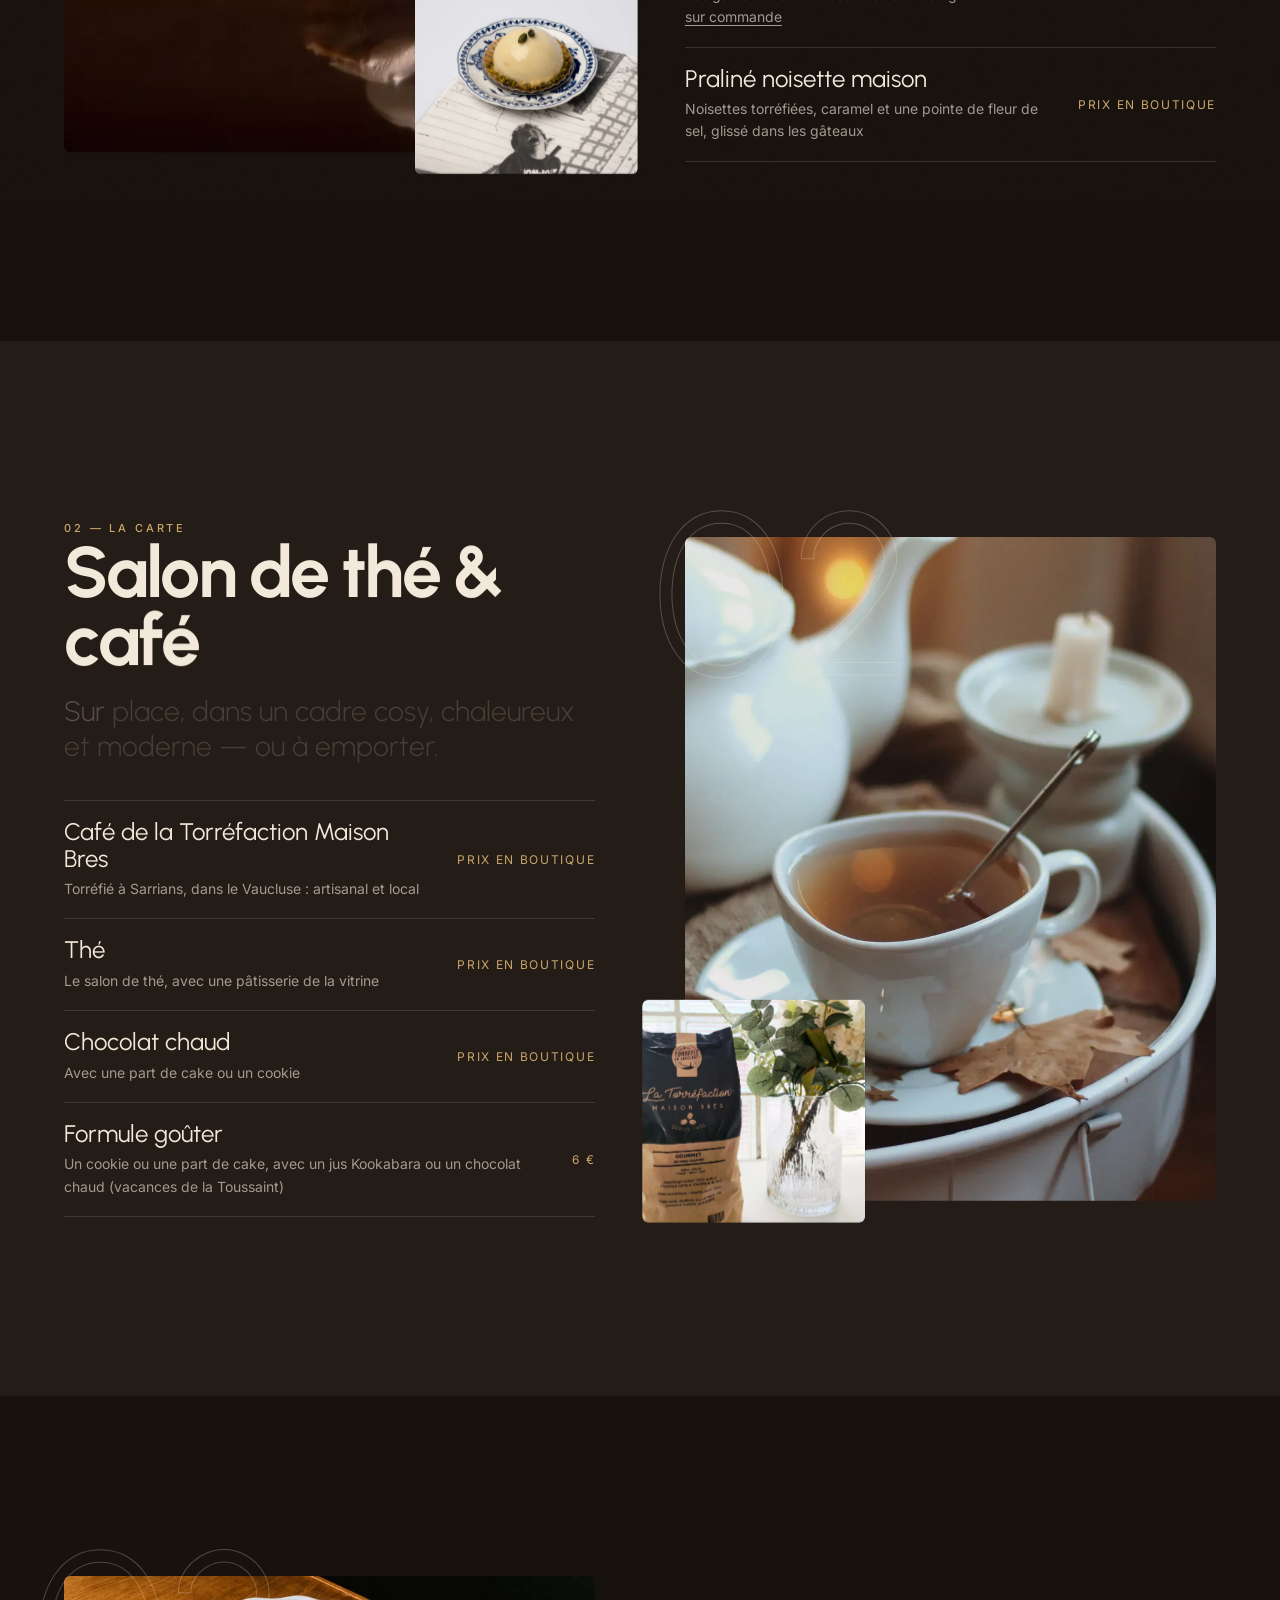
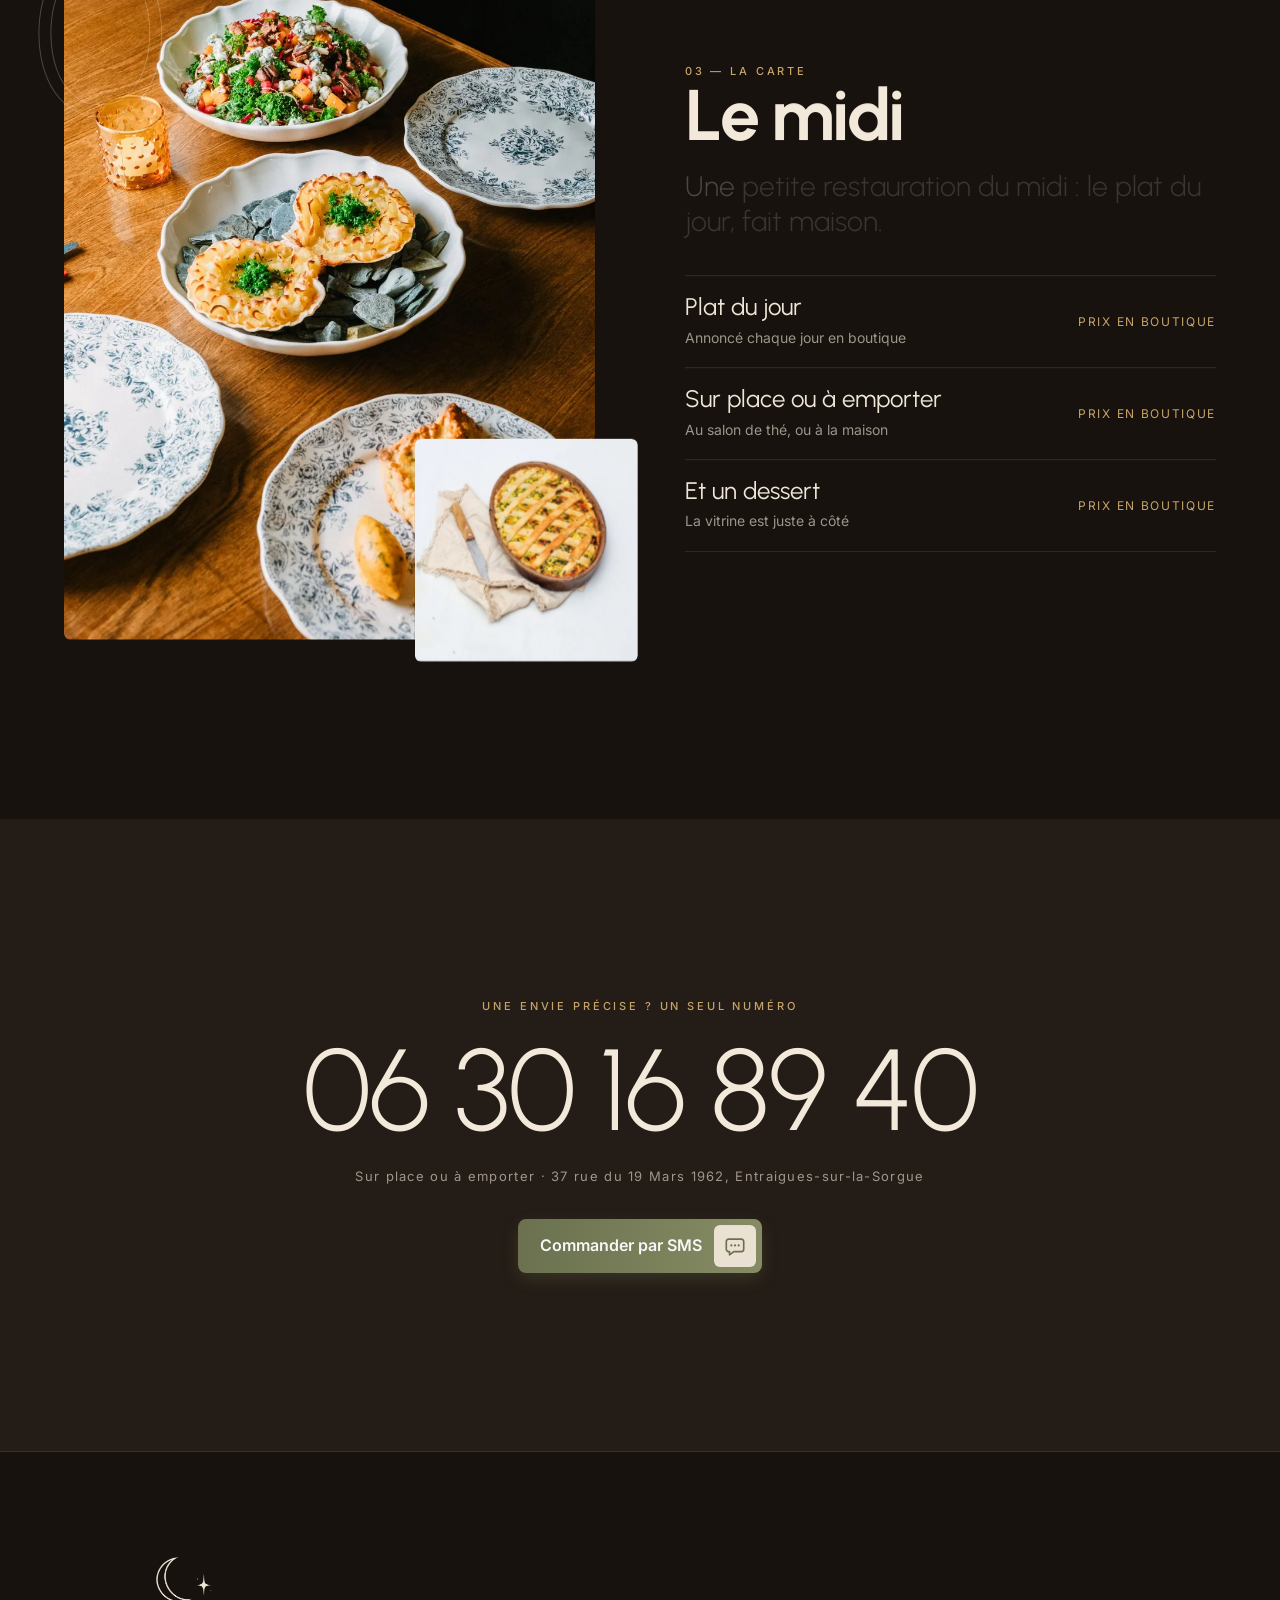
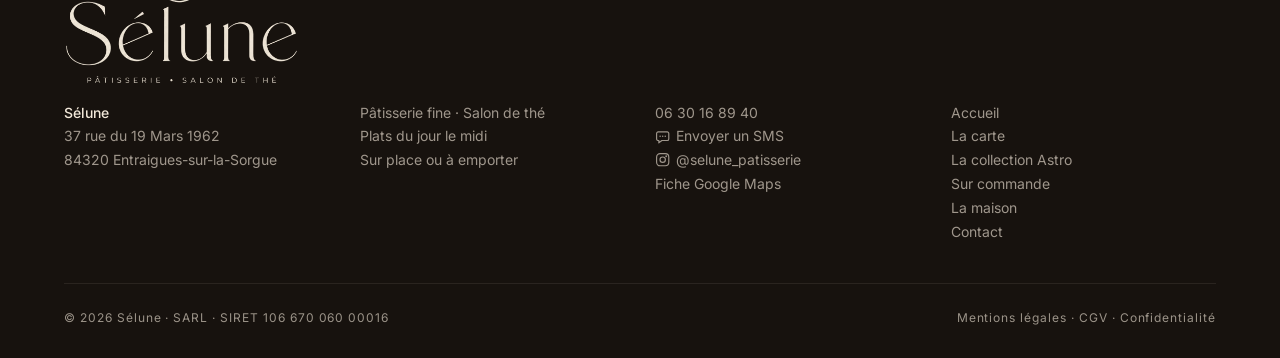
<file: carte.html>
<!doctype html>
<html lang="fr">
<head>
<meta charset="utf-8">
<meta name="viewport" content="width=device-width, initial-scale=1">
<title>La carte — Sélune, pâtisserie & salon de thé à Entraigues-sur-la-Sorgue</title>
<meta name="description" content="Pâtisserie fine, collection Astro, salon de thé, café de Sarrians et plats du jour : la carte de Sélune à Entraigues-sur-la-Sorgue.">
<meta property="og:title" content="La carte — Sélune, pâtisserie & salon de thé à Entraigues-sur-la-Sorgue">
<meta property="og:description" content="Pâtisserie fine, collection Astro, salon de thé, café de Sarrians et plats du jour : la carte de Sélune à Entraigues-sur-la-Sorgue.">
<meta property="og:image" content="img/hero.webp">
<meta property="og:locale" content="fr_FR">
<link rel="icon" href="data:image/svg+xml,%3Csvg xmlns='http://www.w3.org/2000/svg' viewBox='0 0 32 32'%3E%3Crect width='32' height='32' rx='8' fill='%2317120E'/%3E%3Ccircle cx='15' cy='17' r='9' fill='%23F3E9DA'/%3E%3Ccircle cx='19' cy='14' r='8' fill='%2317120E'/%3E%3Ccircle cx='24' cy='9' r='1.6' fill='%23C9A56B'/%3E%3C/svg%3E">
<link rel="preload" href="fonts/urbanist-latin-800-normal.woff2" as="font" type="font/woff2" crossorigin>
<link rel="preload" href="fonts/inter-latin-400-normal.woff2" as="font" type="font/woff2" crossorigin>
<link rel="stylesheet" href="vendor/lenis.css">
<link rel="stylesheet" href="styles.css">
<link rel="stylesheet" href="pages.css">
</head>
<body class="sub p-carte">

<div class="grain" aria-hidden="true"></div>
<div class="cursor" aria-hidden="true"><span class="cursor__dot"></span><span class="cursor__ring"><span class="cursor__label"></span></span></div>
<header class="nav" id="nav">
  <button class="nav__burger" id="burger" aria-label="Menu"><i></i><i></i></button>
  <a class="nav__logo" href="index.html" aria-label="Sélune">
    <img class="nav__logo-img" src="img/logo.webp" alt="Sélune — pâtisserie, salon de thé">
  </a>
  <nav class="nav__links"><a href="index.html">Accueil</a><a href="carte.html" aria-current=page>La carte</a><a href="astro.html">Astro</a><a href="commandes.html">Sur commande</a><a href="a-propos.html">La maison</a><a href="contact.html">Contact</a></nav>
  <a class="btn btn--pill" href="tel:+33630168940" data-cursor="Appeler" data-magnet>06 30 16 89 40</a>
</header>
<div class="menu" id="menu">
  <a href="index.html">Accueil</a><a href="carte.html" aria-current=page>La carte</a><a href="astro.html">Astro</a><a href="commandes.html">Sur commande</a><a href="a-propos.html">La maison</a><a href="contact.html">Contact</a>
</div>
<a class="sms-fab" href="sms:+33630168940?&amp;body=Bonjour%20S%C3%A9lune%2C%20" aria-label="Écrire à Sélune par SMS" data-cursor="SMS"><svg class="sms-ico" viewBox="0 0 24 24" fill="none" aria-hidden="true"><path d="M5 4.5h14A2.5 2.5 0 0 1 21.5 7v8.5A2.5 2.5 0 0 1 19 18h-8.2L6 21.5V18H5a2.5 2.5 0 0 1-2.5-2.5V7A2.5 2.5 0 0 1 5 4.5Z" stroke="currentColor" stroke-width="1.8" stroke-linejoin="round"/><circle cx="8" cy="11.3" r="1.2" fill="currentColor"/><circle cx="12" cy="11.3" r="1.2" fill="currentColor"/><circle cx="16" cy="11.3" r="1.2" fill="currentColor"/></svg></a>
<main id="top">
<section class="split-hero">
  <div class="split-hero__text">
    <p class="eyebrow" data-reveal>La carte</p>
    <h1 class="split-hero__title" data-letters>Tout est fait maison</h1>
    <p class="split-hero__lead" data-reveal>Pâtisserie fine, salon de thé et plats du jour. Les prix sont affichés en boutique ; les commandes se passent au 06 30 16 89 40.</p>
    <nav class="split-hero__nav" data-reveal><a href="#patisserie">Pâtisserie fine</a><a href="#salon">Salon de thé & café</a><a href="#midi">Le midi</a></nav>
  </div>
  <div class="split-hero__col" aria-hidden="true">
    <div class="vmarquee" data-vmarquee><div class="vmarquee__row"><img src="img/sig-1.webp" alt="" loading="eager"><img src="img/maison-framboise.webp" alt="" loading="eager"><img src="img/sig-2.webp" alt="" loading="eager"><img src="img/tart.webp" alt="" loading="eager"><img src="img/maison-hero.webp" alt="" loading="eager"><img src="img/croissant.webp" alt="" loading="eager"></div><div class="vmarquee__row"><img src="img/sig-1.webp" alt="" loading="eager"><img src="img/maison-framboise.webp" alt="" loading="eager"><img src="img/sig-2.webp" alt="" loading="eager"><img src="img/tart.webp" alt="" loading="eager"><img src="img/maison-hero.webp" alt="" loading="eager"><img src="img/croissant.webp" alt="" loading="eager"></div></div>
  </div>
</section>

<section class="fam" id="patisserie">
  <div class="fam__visual">
    <figure class="fam__fig" data-reveal-clip><img src="img/carte-5.webp" alt="" loading="lazy" data-parallax-img></figure>
    <figure class="fam__small" data-speed="-0.35" data-reveal-clip><img src="img/cake-2.webp" alt="" loading="lazy"></figure>
    <span class="fam__num" data-speed="0.25" aria-hidden="true">01</span>
  </div>
  <div class="fam__text">
    <p class="eyebrow" data-reveal>01 — La carte</p>
    <h2 class="h2" data-letters>Pâtisserie fine</h2>
    <p class="fam__lead" data-scrub-words>Petits gâteaux et entremets faits maison et de saison. Chaque mois, la collection Astro ajoute le gâteau du signe en cours.</p>
    <ul class="fam__list"><li data-reveal><h3>La collection Astro</h3><p>Un petit gâteau par signe astrologique — en ce moment l’Astro Scorpion, sans gluten. <a href="astro.html">Voir la collection</a></p><b>Prix en boutique</b></li><li data-reveal><h3>Petits gâteaux du jour</h3><p>La vitrine change avec les saisons</p><b>Prix en boutique</b></li><li data-reveal><h3>Grand format</h3><p>Les gâteaux de la collection existent en grand format — <a href="commandes.html">sur commande</a></p><b>Sur commande</b></li><li data-reveal><h3>Praliné noisette maison</h3><p>Noisettes torréfiées, caramel et une pointe de fleur de sel, glissé dans les gâteaux</p><b>Prix en boutique</b></li></ul>
  </div>
</section>
<section class="fam fam--alt" id="salon">
  <div class="fam__visual">
    <figure class="fam__fig" data-reveal-clip><img src="img/carte-3.webp" alt="" loading="lazy" data-parallax-img></figure>
    <figure class="fam__small" data-speed="-0.35" data-reveal-clip><img src="img/carte-4.webp" alt="" loading="lazy"></figure>
    <span class="fam__num" data-speed="0.25" aria-hidden="true">02</span>
  </div>
  <div class="fam__text">
    <p class="eyebrow" data-reveal>02 — La carte</p>
    <h2 class="h2" data-letters>Salon de thé & café</h2>
    <p class="fam__lead" data-scrub-words>Sur place, dans un cadre cosy, chaleureux et moderne — ou à emporter.</p>
    <ul class="fam__list"><li data-reveal><h3>Café de la Torréfaction Maison Bres</h3><p>Torréfié à Sarrians, dans le Vaucluse : artisanal et local</p><b>Prix en boutique</b></li><li data-reveal><h3>Thé</h3><p>Le salon de thé, avec une pâtisserie de la vitrine</p><b>Prix en boutique</b></li><li data-reveal><h3>Chocolat chaud</h3><p>Avec une part de cake ou un cookie</p><b>Prix en boutique</b></li><li data-reveal><h3>Formule goûter</h3><p>Un cookie ou une part de cake, avec un jus Kookabara ou un chocolat chaud (vacances de la Toussaint)</p><b>6 €</b></li></ul>
  </div>
</section>
<section class="fam" id="midi">
  <div class="fam__visual">
    <figure class="fam__fig" data-reveal-clip><img src="img/carte-2.webp" alt="" loading="lazy" data-parallax-img></figure>
    <figure class="fam__small" data-speed="-0.35" data-reveal-clip><img src="img/carte-1.webp" alt="" loading="lazy"></figure>
    <span class="fam__num" data-speed="0.25" aria-hidden="true">03</span>
  </div>
  <div class="fam__text">
    <p class="eyebrow" data-reveal>03 — La carte</p>
    <h2 class="h2" data-letters>Le midi</h2>
    <p class="fam__lead" data-scrub-words>Une petite restauration du midi : le plat du jour, fait maison.</p>
    <ul class="fam__list"><li data-reveal><h3>Plat du jour</h3><p>Annoncé chaque jour en boutique</p><b>Prix en boutique</b></li><li data-reveal><h3>Sur place ou à emporter</h3><p>Au salon de thé, ou à la maison</p><b>Prix en boutique</b></li><li data-reveal><h3>Et un dessert</h3><p>La vitrine est juste à côté</p><b>Prix en boutique</b></li></ul>
  </div>
</section>
<section class="phone-band">
  <p class="eyebrow" data-reveal>Une envie précise ? Un seul numéro</p>
  <a class="phone-band__num" href="tel:+33630168940" data-letters data-cursor="Appeler">06 30 16 89 40</a>
  <p class="phone-band__sub" data-reveal>Sur place ou à emporter · 37 rue du 19 Mars 1962, Entraigues-sur-la-Sorgue</p>
  <div class="phone-band__sms" data-reveal><a class="btn btn--sms" href="sms:+33630168940?&amp;body=Bonjour%20S%C3%A9lune%2C%20je%20voudrais%20passer%20une%20commande%20%3A%20" data-cursor="SMS" data-magnet>Commander par SMS</a></div>
</section>
</main><footer class="footer footer--page">
  <img class="footer__logo" src="img/logo.webp" alt="Sélune — pâtisserie, salon de thé">
  <div class="footer__cols">
    <div><b>Sélune</b><br>37 rue du 19 Mars 1962<br>84320 Entraigues-sur-la-Sorgue</div>
    <div>Pâtisserie fine · Salon de thé<br>Plats du jour le midi<br>Sur place ou à emporter</div>
    <div><a href="tel:+33630168940">06 30 16 89 40</a><br><a href="sms:+33630168940?&amp;body=Bonjour%20S%C3%A9lune%2C%20"><svg class="sms-ico" viewBox="0 0 24 24" fill="none" aria-hidden="true"><path d="M5 4.5h14A2.5 2.5 0 0 1 21.5 7v8.5A2.5 2.5 0 0 1 19 18h-8.2L6 21.5V18H5a2.5 2.5 0 0 1-2.5-2.5V7A2.5 2.5 0 0 1 5 4.5Z" stroke="currentColor" stroke-width="1.8" stroke-linejoin="round"/><circle cx="8" cy="11.3" r="1.2" fill="currentColor"/><circle cx="12" cy="11.3" r="1.2" fill="currentColor"/><circle cx="16" cy="11.3" r="1.2" fill="currentColor"/></svg>Envoyer un SMS</a><br><a href="https://www.instagram.com/selune_patisserie/" target="_blank" rel="noopener"><svg class="ig-ico" viewBox="0 0 24 24" fill="none" aria-hidden="true"><rect x="2.5" y="2.5" width="19" height="19" rx="5.5" stroke="currentColor" stroke-width="1.8"/><circle cx="12" cy="12" r="4.2" stroke="currentColor" stroke-width="1.8"/><circle cx="17.4" cy="6.6" r="1.4" fill="currentColor"/></svg>@selune_patisserie</a><br><a href="https://www.google.com/maps?cid=17615685143766384162" target="_blank" rel="noopener">Fiche Google Maps</a></div>
    <div><a href="index.html">Accueil</a><br><a href="carte.html">La carte</a><br><a href="astro.html">La collection Astro</a><br><a href="commandes.html">Sur commande</a><br><a href="a-propos.html">La maison</a><br><a href="contact.html">Contact</a></div>
  </div>
  <div class="footer__row">
    <span>© 2026 Sélune · SARL · SIRET 106 670 060 00016</span>
    <span><a href="mentions-legales.html">Mentions légales · CGV · Confidentialité</a></span>
  </div>
</footer>

<script src="vendor/gsap.min.js"></script>
<script src="vendor/ScrollTrigger.min.js"></script>
<script src="vendor/lenis.min.js"></script>
<script src="main.js"></script>

</body>
</html>
</file>
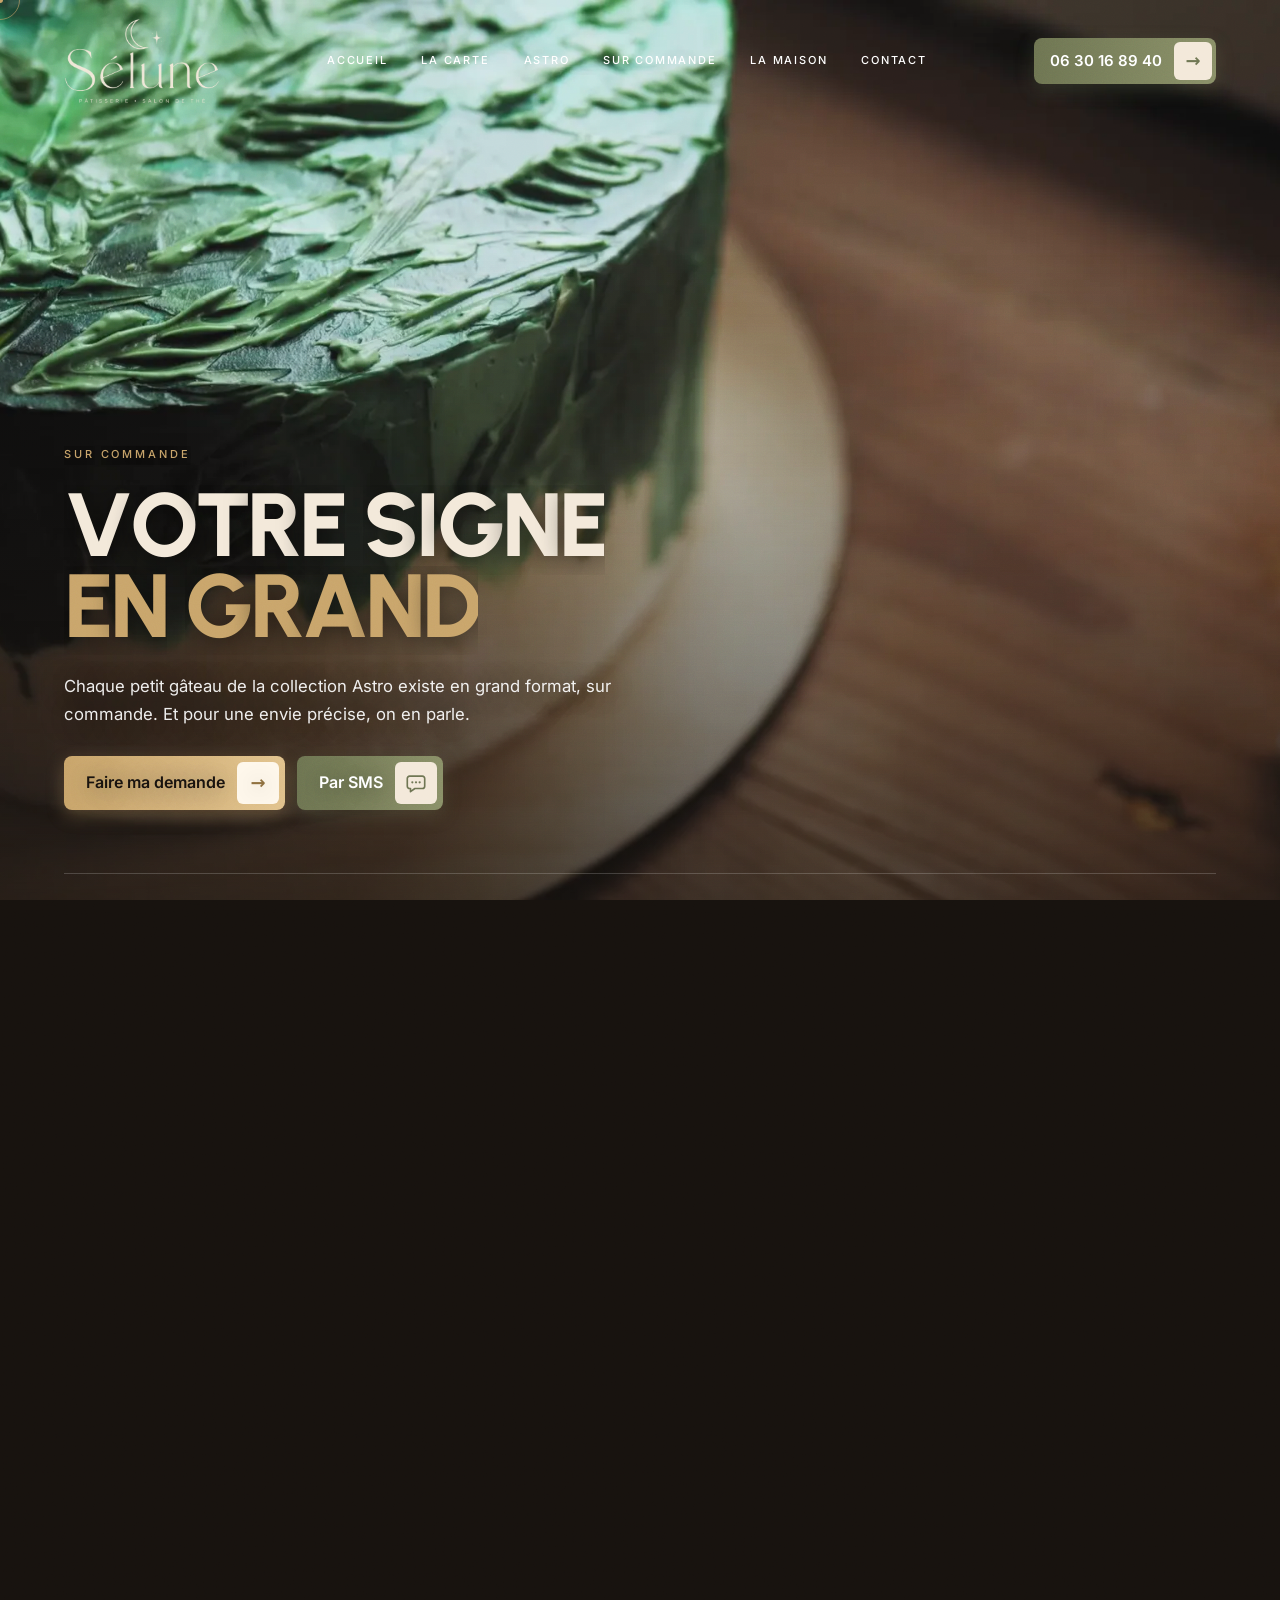
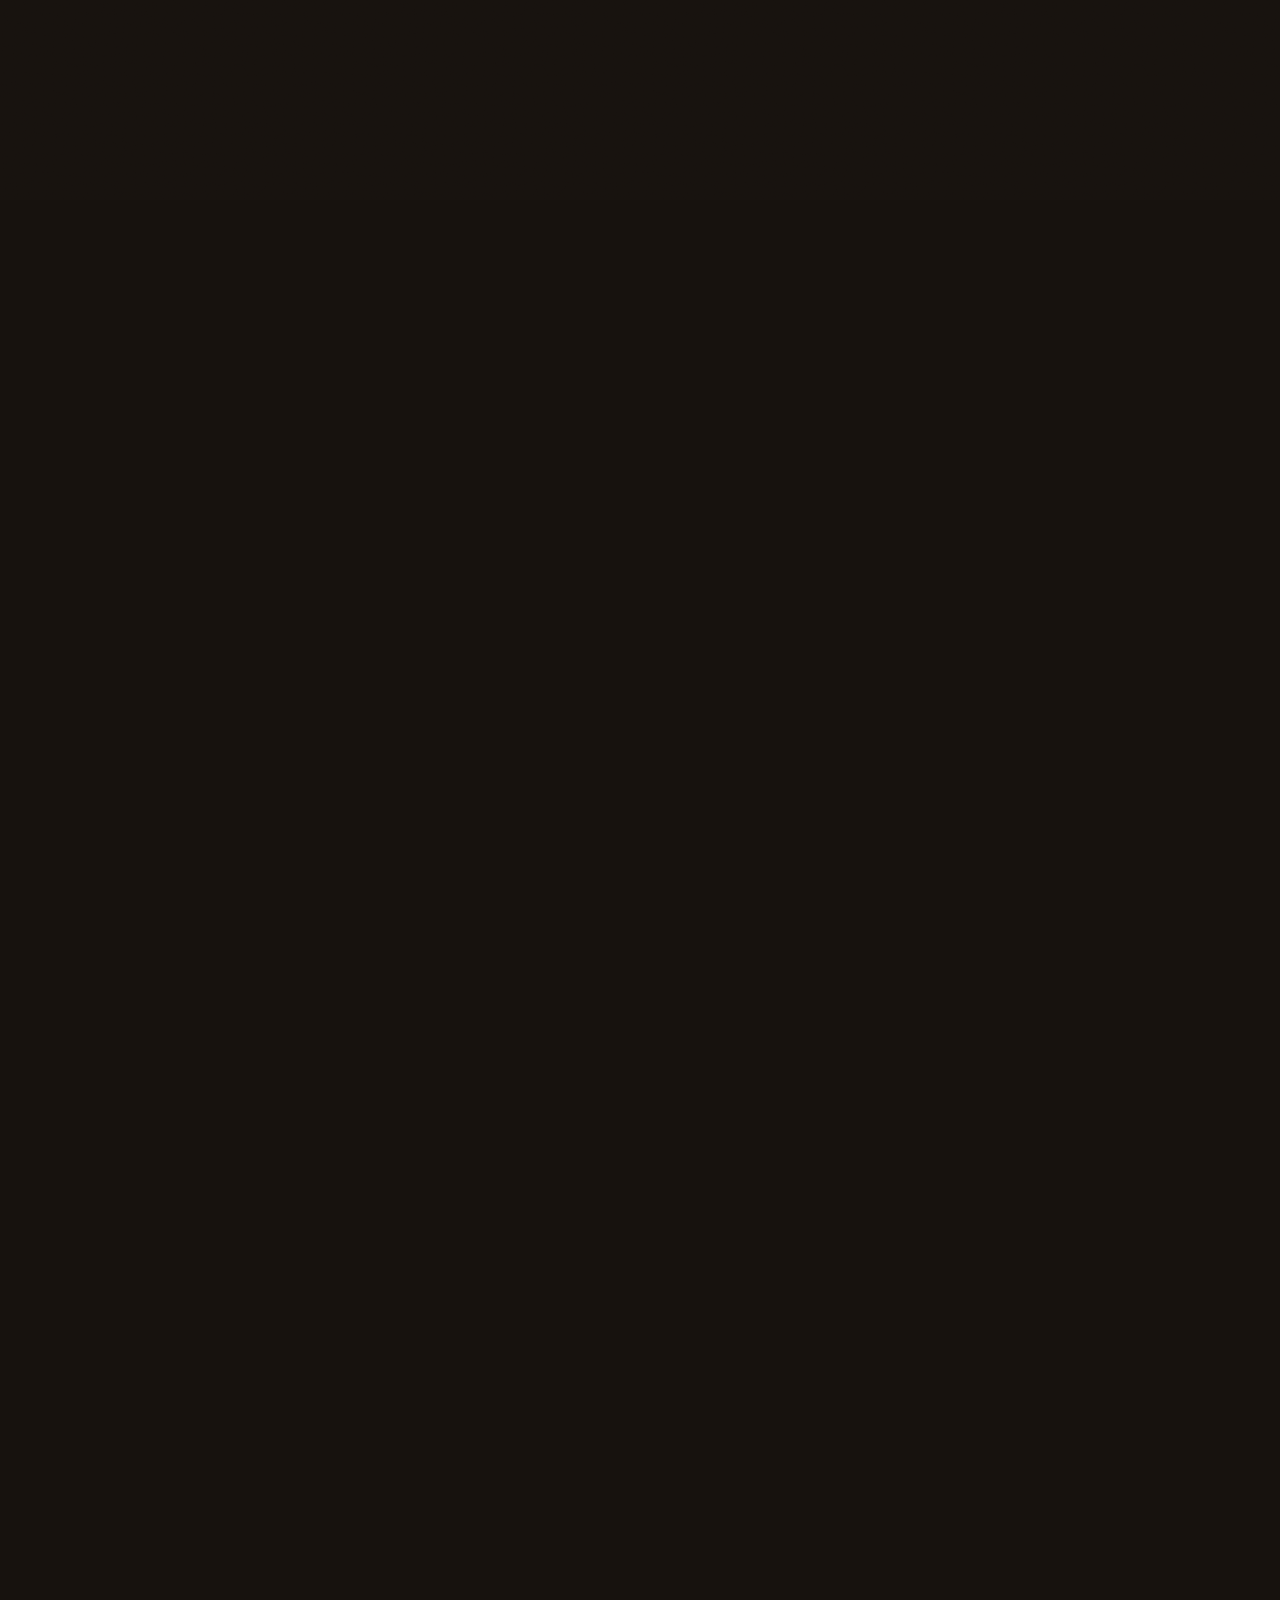
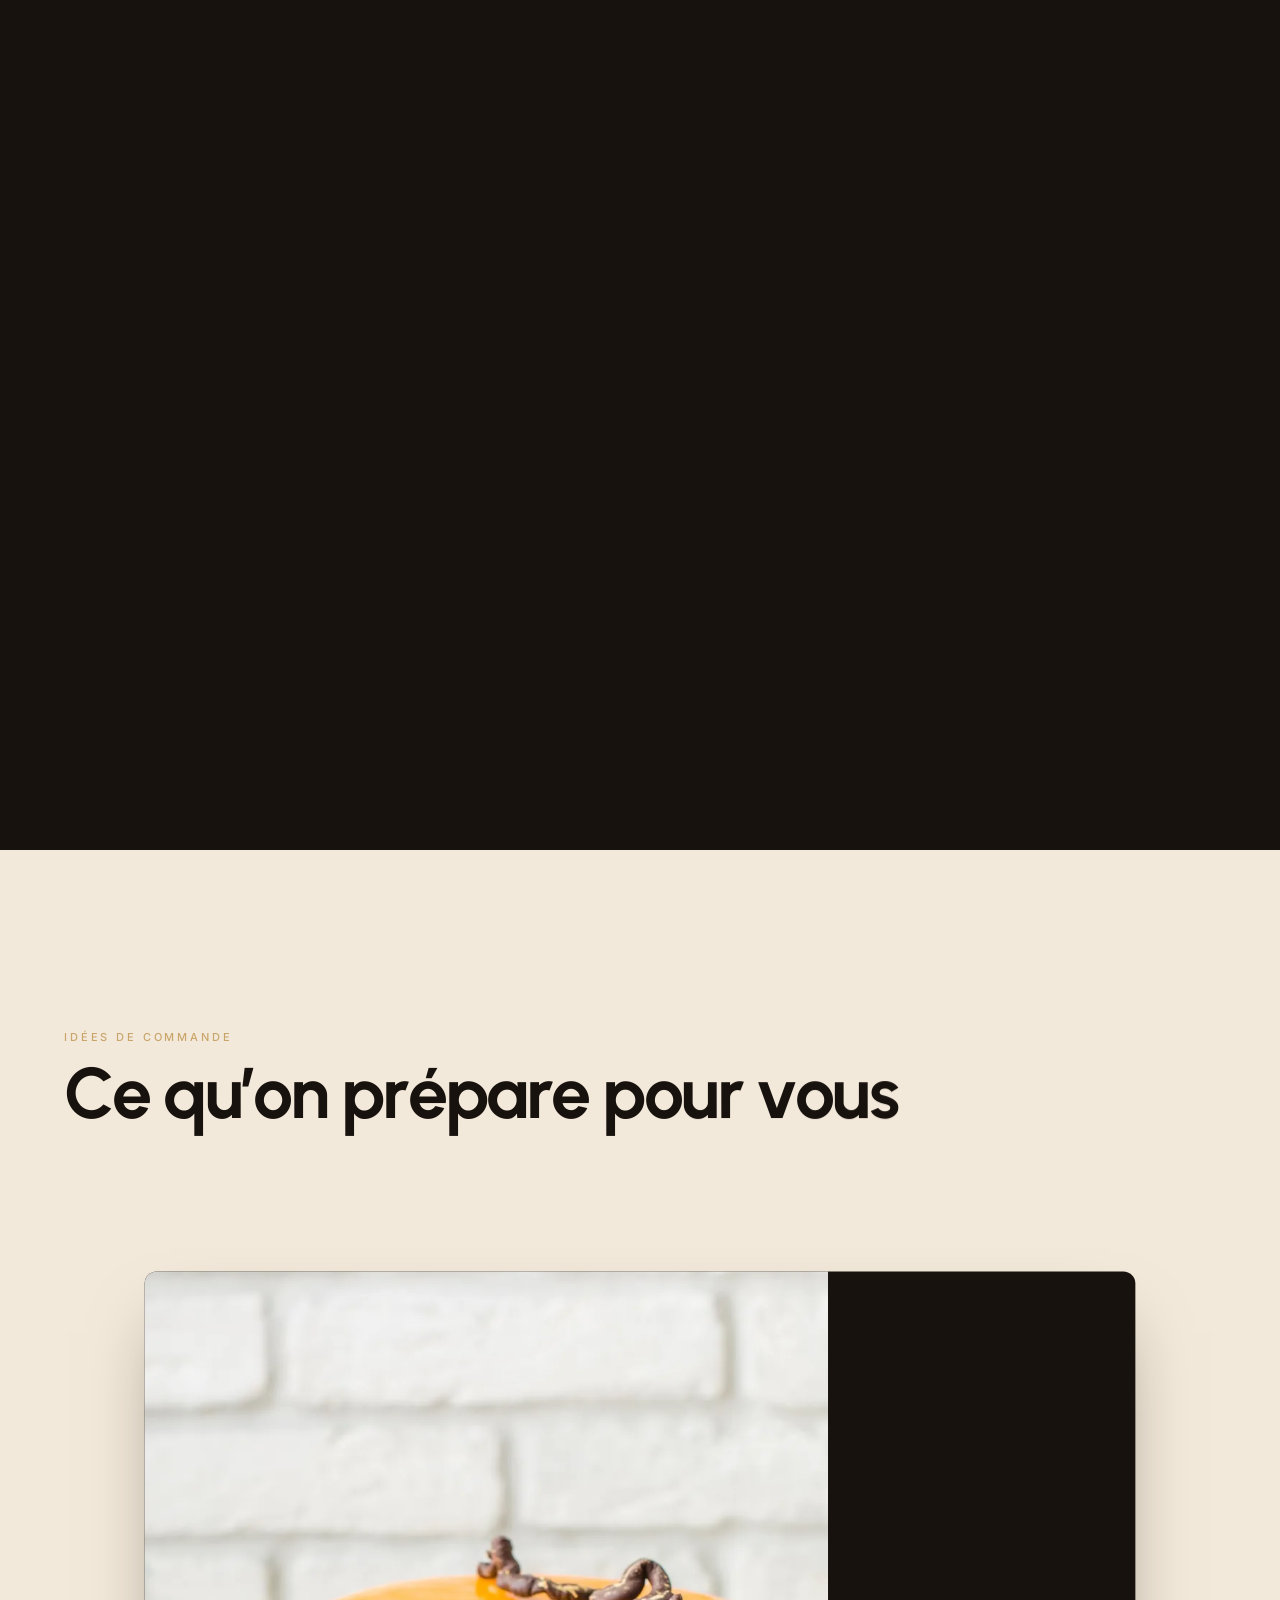
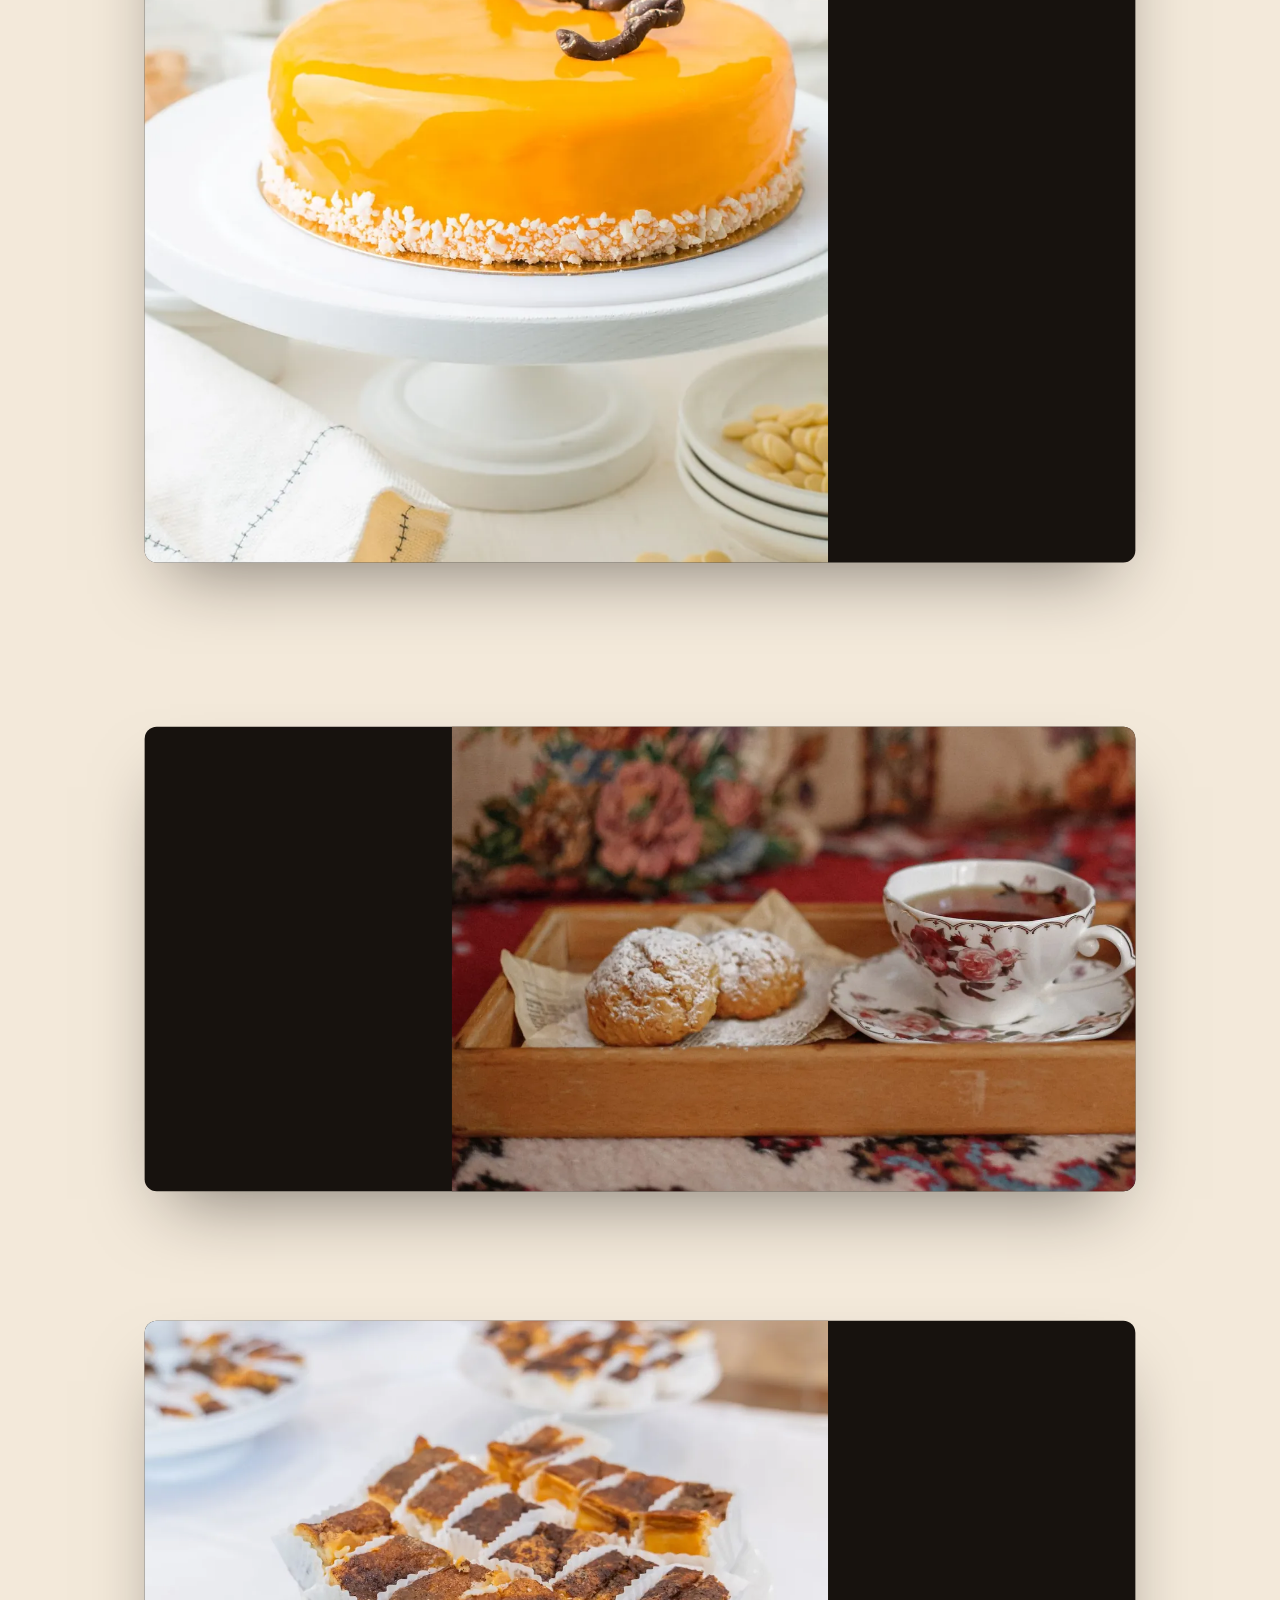
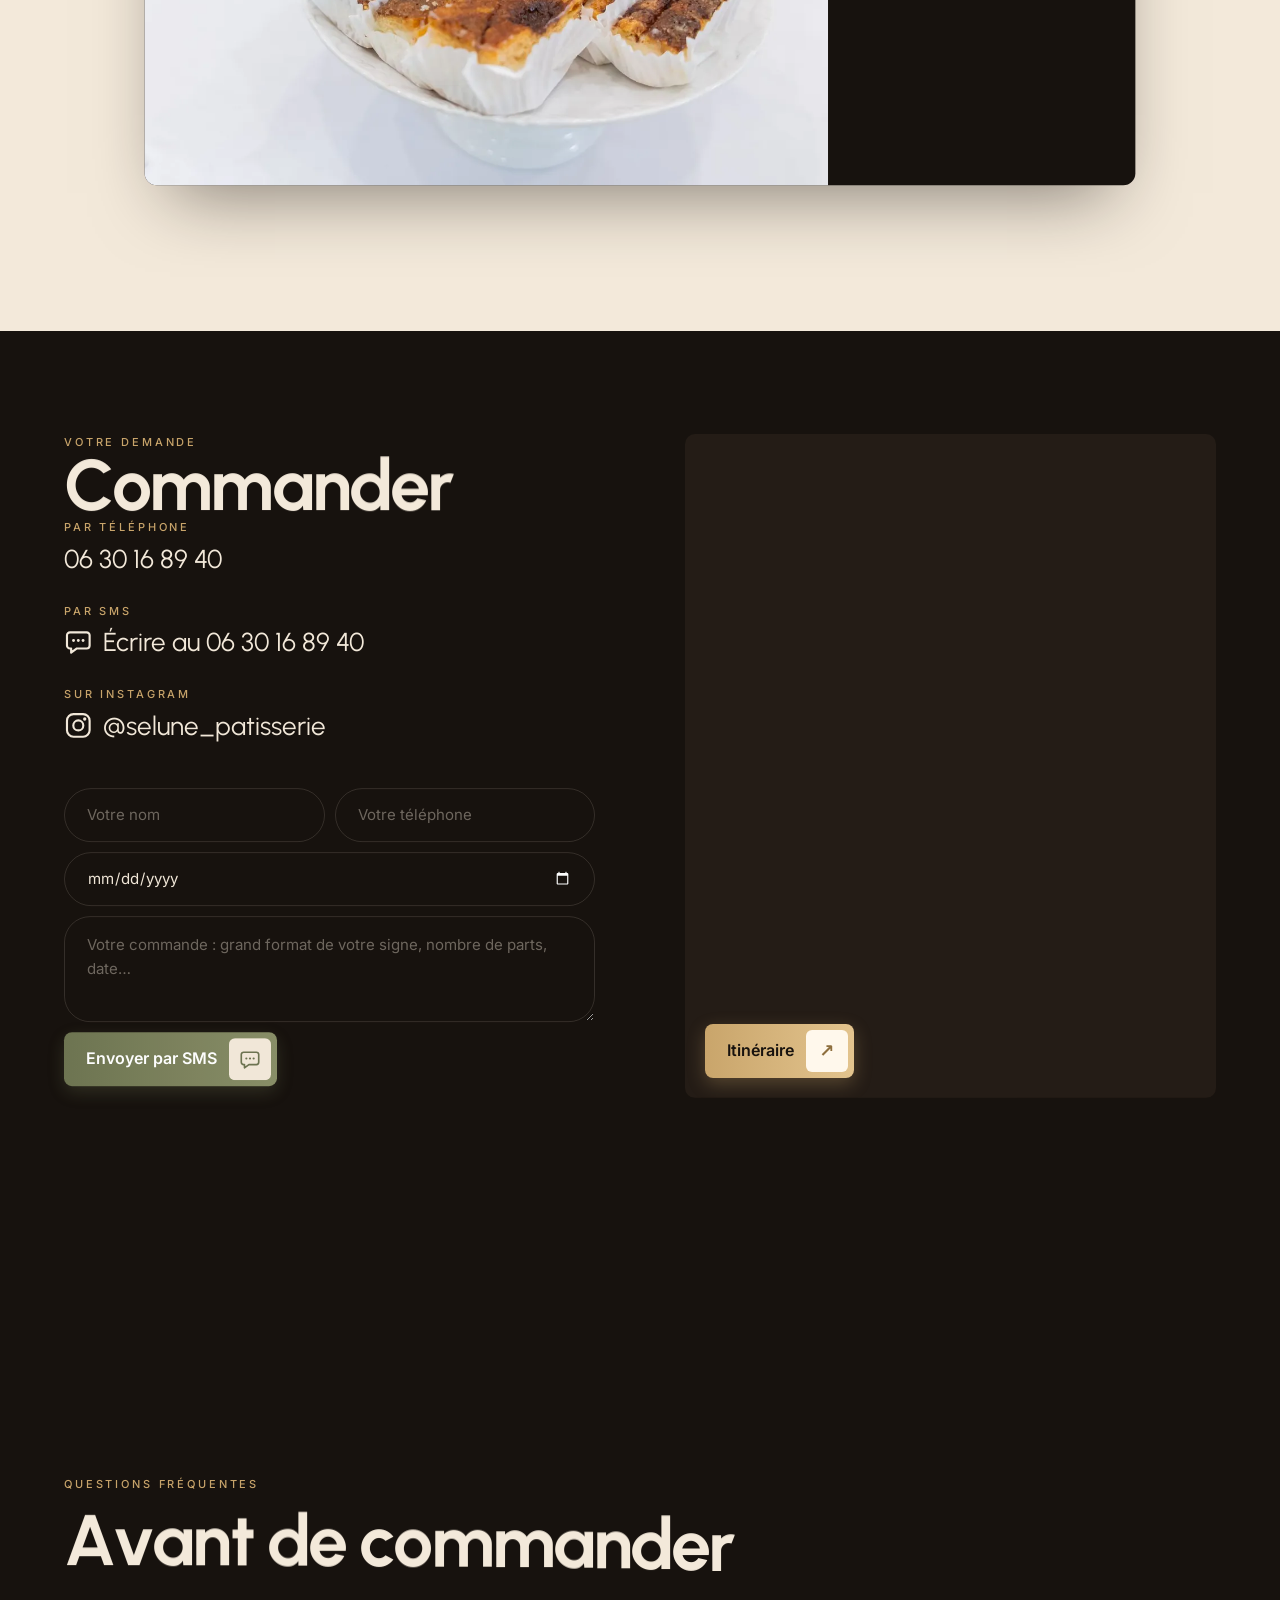
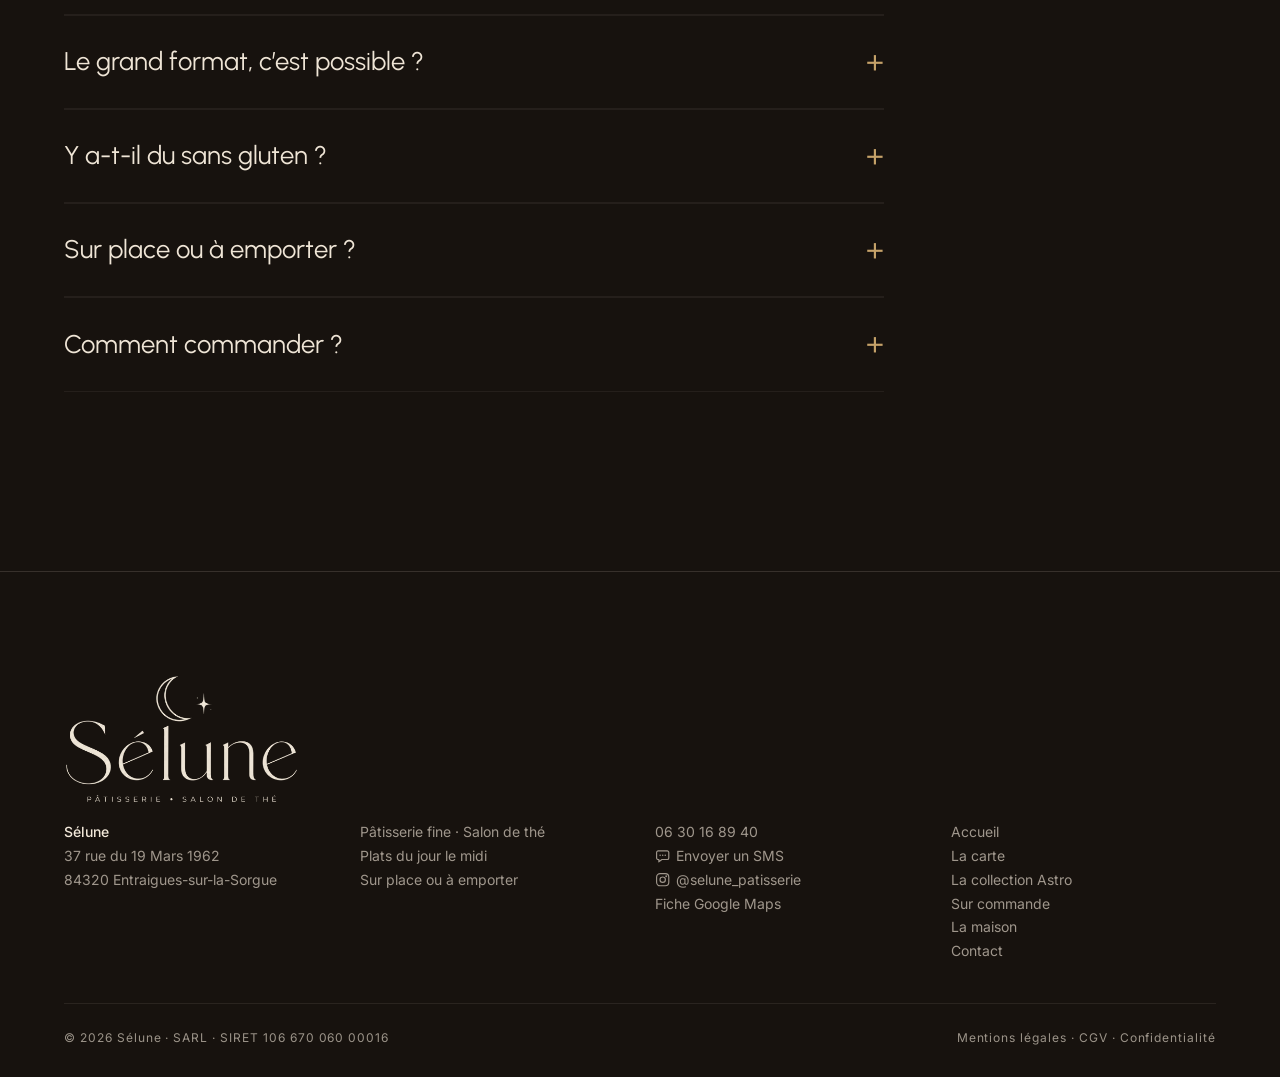
<file: commandes.html>
<!doctype html>
<html lang="fr">
<head>
<meta charset="utf-8">
<meta name="viewport" content="width=device-width, initial-scale=1">
<title>Sur commande — grand format & gâteaux Astro — Sélune</title>
<meta name="description" content="Les gâteaux de la collection Astro en grand format, sur commande, à retirer chez Sélune, 37 rue du 19 Mars 1962 à Entraigues-sur-la-Sorgue.">
<meta property="og:title" content="Sur commande — grand format & gâteaux Astro — Sélune">
<meta property="og:description" content="Les gâteaux de la collection Astro en grand format, sur commande, à retirer chez Sélune, 37 rue du 19 Mars 1962 à Entraigues-sur-la-Sorgue.">
<meta property="og:image" content="img/hero.webp">
<meta property="og:locale" content="fr_FR">
<link rel="icon" href="data:image/svg+xml,%3Csvg xmlns='http://www.w3.org/2000/svg' viewBox='0 0 32 32'%3E%3Crect width='32' height='32' rx='8' fill='%2317120E'/%3E%3Ccircle cx='15' cy='17' r='9' fill='%23F3E9DA'/%3E%3Ccircle cx='19' cy='14' r='8' fill='%2317120E'/%3E%3Ccircle cx='24' cy='9' r='1.6' fill='%23C9A56B'/%3E%3C/svg%3E">
<link rel="preload" href="fonts/urbanist-latin-800-normal.woff2" as="font" type="font/woff2" crossorigin>
<link rel="preload" href="fonts/inter-latin-400-normal.woff2" as="font" type="font/woff2" crossorigin>
<link rel="stylesheet" href="vendor/lenis.css">
<link rel="stylesheet" href="styles.css">
<link rel="stylesheet" href="pages.css">
</head>
<body class="sub p-mariages">

<div class="grain" aria-hidden="true"></div>
<div class="cursor" aria-hidden="true"><span class="cursor__dot"></span><span class="cursor__ring"><span class="cursor__label"></span></span></div>
<header class="nav" id="nav">
  <button class="nav__burger" id="burger" aria-label="Menu"><i></i><i></i></button>
  <a class="nav__logo" href="index.html" aria-label="Sélune">
    <img class="nav__logo-img" src="img/logo.webp" alt="Sélune — pâtisserie, salon de thé">
  </a>
  <nav class="nav__links"><a href="index.html">Accueil</a><a href="carte.html">La carte</a><a href="astro.html">Astro</a><a href="commandes.html" aria-current=page>Sur commande</a><a href="a-propos.html">La maison</a><a href="contact.html">Contact</a></nav>
  <a class="btn btn--pill" href="tel:+33630168940" data-cursor="Appeler" data-magnet>06 30 16 89 40</a>
</header>
<div class="menu" id="menu">
  <a href="index.html">Accueil</a><a href="carte.html">La carte</a><a href="astro.html">Astro</a><a href="commandes.html" aria-current=page>Sur commande</a><a href="a-propos.html">La maison</a><a href="contact.html">Contact</a>
</div>
<a class="sms-fab" href="sms:+33630168940?&amp;body=Bonjour%20S%C3%A9lune%2C%20" aria-label="Écrire à Sélune par SMS" data-cursor="SMS"><svg class="sms-ico" viewBox="0 0 24 24" fill="none" aria-hidden="true"><path d="M5 4.5h14A2.5 2.5 0 0 1 21.5 7v8.5A2.5 2.5 0 0 1 19 18h-8.2L6 21.5V18H5a2.5 2.5 0 0 1-2.5-2.5V7A2.5 2.5 0 0 1 5 4.5Z" stroke="currentColor" stroke-width="1.8" stroke-linejoin="round"/><circle cx="8" cy="11.3" r="1.2" fill="currentColor"/><circle cx="12" cy="11.3" r="1.2" fill="currentColor"/><circle cx="16" cy="11.3" r="1.2" fill="currentColor"/></svg></a>
<main id="top">
<section class="mhero">
  <div class="mhero__pin">
    <video class="mhero__video" autoplay muted loop playsinline poster="img/mariages-hero.webp" data-hero-img data-src-hd="video/mariages-hero.mp4" data-src-sd="video/mariages-hero-720.mp4"></video>
    <div class="mhero__veil"></div>
    <div class="mhero__slide" data-mslide>
      <p class="eyebrow" data-letters>Sur commande</p>
      <h1 class="mhero__h"><span data-letters>Votre signe</span><span data-letters>en grand</span></h1>
      <p class="mhero__p">Chaque petit gâteau de la collection Astro existe en grand format, sur commande. Et pour une envie précise, on en parle.</p>
      <div class="mhero__cta"><a class="btn btn--light" href="#demande" data-magnet data-cursor="Commander">Faire ma demande</a><a class="btn btn--sms" href="sms:+33630168940?&amp;body=Bonjour%20S%C3%A9lune%2C%20je%20voudrais%20commander%20un%20grand%20format%20%3A%20" data-magnet data-cursor="SMS">Par SMS</a></div>
    </div>
    <div class="mhero__slide" data-mslide><span class="mhero__num" aria-hidden="true">01</span><h2 class="mhero__h"><span data-letters>On en</span><span data-letters>parle</span></h2><p class="mhero__p">Votre signe, le nombre de parts, la date : au 06 30 16 89 40, par SMS, en message sur Instagram, ou avec le formulaire plus bas.</p></div>
    <div class="mhero__slide" data-mslide><span class="mhero__num" aria-hidden="true">02</span><h2 class="mhero__h"><span data-letters>Fait</span><span data-letters>maison</span></h2><p class="mhero__p">Préparé chez Sélune, avec intention — comme tout ce qui passe en vitrine.</p></div>
    <div class="mhero__slide" data-mslide><span class="mhero__num" aria-hidden="true">03</span><h2 class="mhero__h"><span data-letters>Vous le</span><span data-letters>retirez</span></h2><p class="mhero__p">Au 37 rue du 19 Mars 1962, à Entraigues-sur-la-Sorgue. Le temps d’un thé, si vous voulez.</p></div>
    <div class="mhero__bar"><i id="mBar"></i></div>
  </div>
</section>

<section class="stackcards">
  <header class="stackcards__head"><p class="eyebrow" data-reveal>Idées de commande</p><h2 class="h2" data-letters>Ce qu’on prépare pour vous</h2></header>
  <div class="stackcards__list">
    <article class="scard">
      <img src="img/scard-1.webp" alt="" loading="lazy">
      <div class="scard__body"><span class="scard__n">01</span><h3>Le grand format</h3><p>Les petits gâteaux de la collection Astro, en version à partager — sur commande</p></div>
    </article>
    <article class="scard">
      <img src="img/scard-2.webp" alt="" loading="lazy">
      <div class="scard__body"><span class="scard__n">02</span><h3>Pour le goûter</h3><p>Un cookie ou une part de cake, avec un jus ou un chocolat chaud — et ça marche aussi pour les adultes</p></div>
    </article>
    <article class="scard">
      <img src="img/scard-3.webp" alt="" loading="lazy">
      <div class="scard__body"><span class="scard__n">03</span><h3>Une envie précise ?</h3><p>Votre signe, vos goûts, le nombre de parts : dites-nous tout, on vous répond</p></div>
    </article></div>
</section>

<section class="contact" id="demande">
  <div class="contact__grid">
    <div class="contact__info">
      <p class="eyebrow" data-reveal>Votre demande</p>
      <h2 class="h2" data-letters>Commander</h2>
      <dl class="boutique__info">
        <div data-reveal><dt>Par téléphone</dt><dd><a href="tel:+33630168940">06 30 16 89 40</a></dd></div>
        <div data-reveal><dt>Par SMS</dt><dd><a href="sms:+33630168940?&amp;body=Bonjour%20S%C3%A9lune%2C%20je%20voudrais%20passer%20une%20commande%20%3A%20"><svg class="sms-ico" viewBox="0 0 24 24" fill="none" aria-hidden="true"><path d="M5 4.5h14A2.5 2.5 0 0 1 21.5 7v8.5A2.5 2.5 0 0 1 19 18h-8.2L6 21.5V18H5a2.5 2.5 0 0 1-2.5-2.5V7A2.5 2.5 0 0 1 5 4.5Z" stroke="currentColor" stroke-width="1.8" stroke-linejoin="round"/><circle cx="8" cy="11.3" r="1.2" fill="currentColor"/><circle cx="12" cy="11.3" r="1.2" fill="currentColor"/><circle cx="16" cy="11.3" r="1.2" fill="currentColor"/></svg>Écrire au 06 30 16 89 40</a></dd></div>
        <div data-reveal><dt>Sur Instagram</dt><dd><a href="https://www.instagram.com/selune_patisserie/" target="_blank" rel="noopener"><svg class="ig-ico" viewBox="0 0 24 24" fill="none" aria-hidden="true"><rect x="2.5" y="2.5" width="19" height="19" rx="5.5" stroke="currentColor" stroke-width="1.8"/><circle cx="12" cy="12" r="4.2" stroke="currentColor" stroke-width="1.8"/><circle cx="17.4" cy="6.6" r="1.4" fill="currentColor"/></svg>@selune_patisserie</a></dd></div>
      </dl>
      <form class="boutique__form" data-reveal id="orderForm">
        <input type="text" name="nom" placeholder="Votre nom" required>
        <input type="tel" name="tel" placeholder="Votre téléphone" required>
        <input type="date" name="date" aria-label="Date souhaitée">
        <textarea name="msg" rows="3" placeholder="Votre commande : grand format de votre signe, nombre de parts, date…" required></textarea>
        <button class="btn btn--sms" type="submit" data-cursor="SMS" data-magnet>Envoyer par SMS</button>
        <p class="boutique__ok">Votre message s’ouvre dans l’application SMS — il ne reste qu’à l’envoyer.</p>
      </form>
    </div>
    <div class="contact__map" data-reveal-clip>
      <iframe title="Plan — Sélune, Entraigues-sur-la-Sorgue" src="https://www.google.com/maps?q=S%C3%A9lune,+37+Rue+du+19+Mars+1962,+84320+Entraigues-sur-la-Sorgue&output=embed&z=16" loading="lazy" referrerpolicy="no-referrer-when-downgrade" allowfullscreen></iframe>
      <a class="btn btn--light contact__go" href="https://www.google.com/maps?cid=17615685143766384162" target="_blank" rel="noopener" data-magnet>Itinéraire</a>
    </div>
  </div>
</section>

<section class="faq">
  <p class="eyebrow" data-reveal>Questions fréquentes</p>
  <h2 class="h2" data-letters>Avant de commander</h2>
  <div class="faq__list">
    <details data-reveal><summary>Le grand format, c’est possible ?</summary><p>Oui : les gâteaux de la collection Astro existent en grand format, sur commande.</p></details>
    <details data-reveal><summary>Y a-t-il du sans gluten ?</summary><p>L’Astro Scorpion (23 octobre – 22 novembre) est sans gluten. Pour le reste, demandez-nous : allergies et intolérances se signalent à la commande.</p></details>
    <details data-reveal><summary>Sur place ou à emporter ?</summary><p>Les deux : le salon de thé vous accueille sur place, et tout se prend aussi à emporter.</p></details>
    <details data-reveal><summary>Comment commander ?</summary><p>Par téléphone ou par SMS au 06 30 16 89 40, en message sur Instagram (@selune_patisserie), ou avec le formulaire ci-dessus.</p></details>
  </div>
</section>
</main><footer class="footer footer--page">
  <img class="footer__logo" src="img/logo.webp" alt="Sélune — pâtisserie, salon de thé">
  <div class="footer__cols">
    <div><b>Sélune</b><br>37 rue du 19 Mars 1962<br>84320 Entraigues-sur-la-Sorgue</div>
    <div>Pâtisserie fine · Salon de thé<br>Plats du jour le midi<br>Sur place ou à emporter</div>
    <div><a href="tel:+33630168940">06 30 16 89 40</a><br><a href="sms:+33630168940?&amp;body=Bonjour%20S%C3%A9lune%2C%20"><svg class="sms-ico" viewBox="0 0 24 24" fill="none" aria-hidden="true"><path d="M5 4.5h14A2.5 2.5 0 0 1 21.5 7v8.5A2.5 2.5 0 0 1 19 18h-8.2L6 21.5V18H5a2.5 2.5 0 0 1-2.5-2.5V7A2.5 2.5 0 0 1 5 4.5Z" stroke="currentColor" stroke-width="1.8" stroke-linejoin="round"/><circle cx="8" cy="11.3" r="1.2" fill="currentColor"/><circle cx="12" cy="11.3" r="1.2" fill="currentColor"/><circle cx="16" cy="11.3" r="1.2" fill="currentColor"/></svg>Envoyer un SMS</a><br><a href="https://www.instagram.com/selune_patisserie/" target="_blank" rel="noopener"><svg class="ig-ico" viewBox="0 0 24 24" fill="none" aria-hidden="true"><rect x="2.5" y="2.5" width="19" height="19" rx="5.5" stroke="currentColor" stroke-width="1.8"/><circle cx="12" cy="12" r="4.2" stroke="currentColor" stroke-width="1.8"/><circle cx="17.4" cy="6.6" r="1.4" fill="currentColor"/></svg>@selune_patisserie</a><br><a href="https://www.google.com/maps?cid=17615685143766384162" target="_blank" rel="noopener">Fiche Google Maps</a></div>
    <div><a href="index.html">Accueil</a><br><a href="carte.html">La carte</a><br><a href="astro.html">La collection Astro</a><br><a href="commandes.html">Sur commande</a><br><a href="a-propos.html">La maison</a><br><a href="contact.html">Contact</a></div>
  </div>
  <div class="footer__row">
    <span>© 2026 Sélune · SARL · SIRET 106 670 060 00016</span>
    <span><a href="mentions-legales.html">Mentions légales · CGV · Confidentialité</a></span>
  </div>
</footer>

<script src="vendor/gsap.min.js"></script>
<script src="vendor/ScrollTrigger.min.js"></script>
<script src="vendor/lenis.min.js"></script>
<script src="main.js"></script>

</body>
</html>
</file>
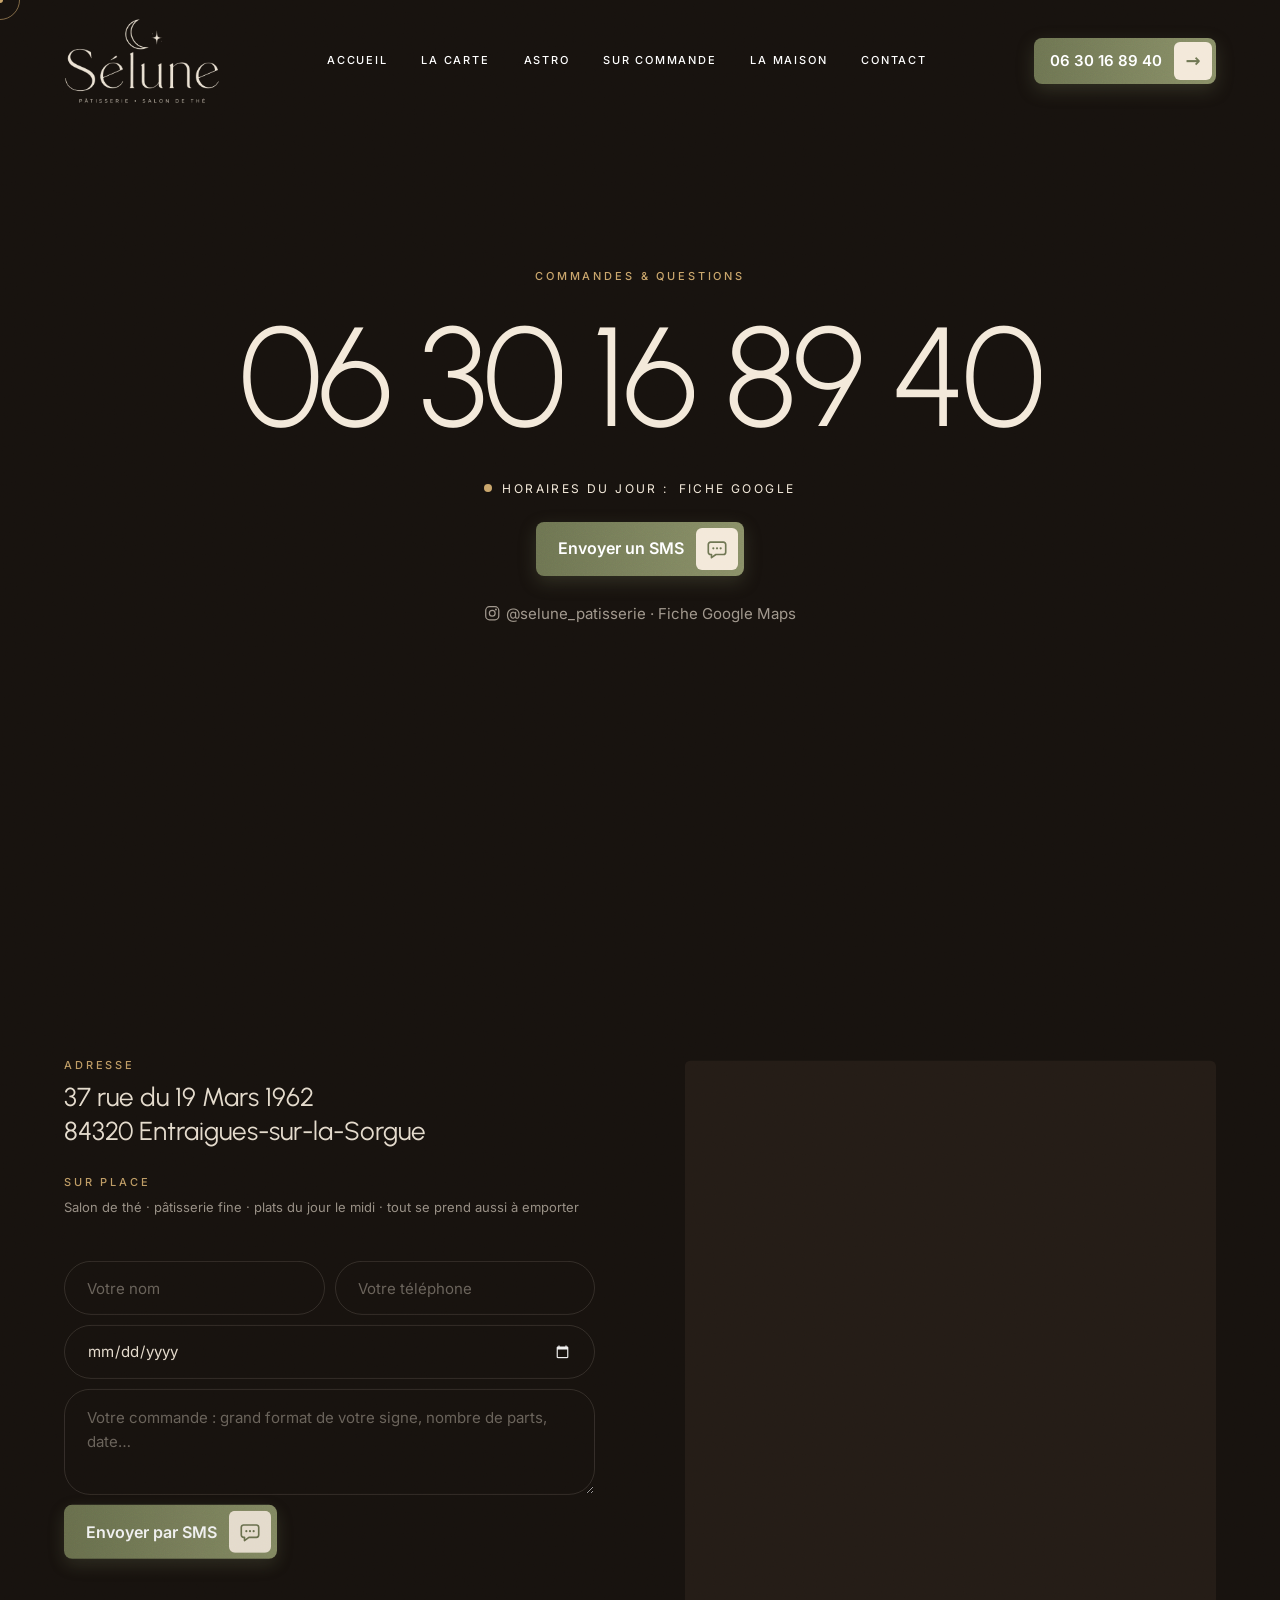
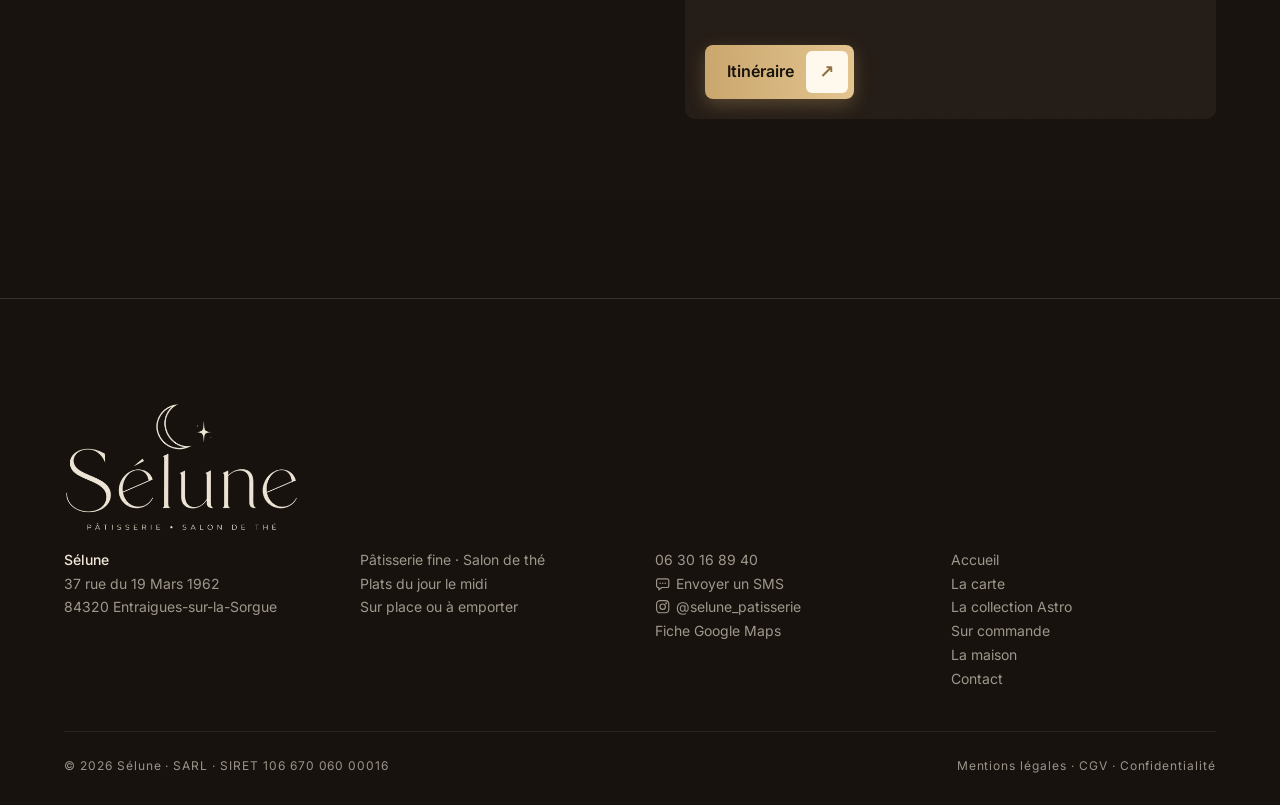
<file: contact.html>
<!doctype html>
<html lang="fr">
<head>
<meta charset="utf-8">
<meta name="viewport" content="width=device-width, initial-scale=1">
<title>Contact & accès — Sélune, 37 rue du 19 Mars 1962, Entraigues-sur-la-Sorgue</title>
<meta name="description" content="Adresse, téléphone et accès de Sélune, pâtisserie et salon de thé à Entraigues-sur-la-Sorgue (84320). Commandes au 06 30 16 89 40.">
<meta property="og:title" content="Contact & accès — Sélune, 37 rue du 19 Mars 1962, Entraigues-sur-la-Sorgue">
<meta property="og:description" content="Adresse, téléphone et accès de Sélune, pâtisserie et salon de thé à Entraigues-sur-la-Sorgue (84320). Commandes au 06 30 16 89 40.">
<meta property="og:image" content="img/hero.webp">
<meta property="og:locale" content="fr_FR">
<link rel="icon" href="data:image/svg+xml,%3Csvg xmlns='http://www.w3.org/2000/svg' viewBox='0 0 32 32'%3E%3Crect width='32' height='32' rx='8' fill='%2317120E'/%3E%3Ccircle cx='15' cy='17' r='9' fill='%23F3E9DA'/%3E%3Ccircle cx='19' cy='14' r='8' fill='%2317120E'/%3E%3Ccircle cx='24' cy='9' r='1.6' fill='%23C9A56B'/%3E%3C/svg%3E">
<link rel="preload" href="fonts/urbanist-latin-800-normal.woff2" as="font" type="font/woff2" crossorigin>
<link rel="preload" href="fonts/inter-latin-400-normal.woff2" as="font" type="font/woff2" crossorigin>
<link rel="stylesheet" href="vendor/lenis.css">
<link rel="stylesheet" href="styles.css">
<link rel="stylesheet" href="pages.css">
</head>
<body class="sub p-contact">

<div class="grain" aria-hidden="true"></div>
<div class="cursor" aria-hidden="true"><span class="cursor__dot"></span><span class="cursor__ring"><span class="cursor__label"></span></span></div>
<header class="nav" id="nav">
  <button class="nav__burger" id="burger" aria-label="Menu"><i></i><i></i></button>
  <a class="nav__logo" href="index.html" aria-label="Sélune">
    <img class="nav__logo-img" src="img/logo.webp" alt="Sélune — pâtisserie, salon de thé">
  </a>
  <nav class="nav__links"><a href="index.html">Accueil</a><a href="carte.html">La carte</a><a href="astro.html">Astro</a><a href="commandes.html">Sur commande</a><a href="a-propos.html">La maison</a><a href="contact.html" aria-current=page>Contact</a></nav>
  <a class="btn btn--pill" href="tel:+33630168940" data-cursor="Appeler" data-magnet>06 30 16 89 40</a>
</header>
<div class="menu" id="menu">
  <a href="index.html">Accueil</a><a href="carte.html">La carte</a><a href="astro.html">Astro</a><a href="commandes.html">Sur commande</a><a href="a-propos.html">La maison</a><a href="contact.html" aria-current=page>Contact</a>
</div>
<a class="sms-fab" href="sms:+33630168940?&amp;body=Bonjour%20S%C3%A9lune%2C%20" aria-label="Écrire à Sélune par SMS" data-cursor="SMS"><svg class="sms-ico" viewBox="0 0 24 24" fill="none" aria-hidden="true"><path d="M5 4.5h14A2.5 2.5 0 0 1 21.5 7v8.5A2.5 2.5 0 0 1 19 18h-8.2L6 21.5V18H5a2.5 2.5 0 0 1-2.5-2.5V7A2.5 2.5 0 0 1 5 4.5Z" stroke="currentColor" stroke-width="1.8" stroke-linejoin="round"/><circle cx="8" cy="11.3" r="1.2" fill="currentColor"/><circle cx="12" cy="11.3" r="1.2" fill="currentColor"/><circle cx="16" cy="11.3" r="1.2" fill="currentColor"/></svg></a>
<main id="top">
<section class="tel-hero">
  <p class="eyebrow" data-reveal>Commandes &amp; questions</p>
  <a class="tel-hero__num" href="tel:+33630168940" data-letters data-cursor="Appeler">06 30 16 89 40</a>
  <p class="tel-hero__now" id="openNow" data-reveal></p>
  <div class="tel-hero__sms" data-reveal><a class="btn btn--sms" href="sms:+33630168940?&amp;body=Bonjour%20S%C3%A9lune%2C%20" data-cursor="SMS" data-magnet>Envoyer un SMS</a></div>
  <div class="tel-hero__alt" data-reveal><a href="https://www.instagram.com/selune_patisserie/" target="_blank" rel="noopener"><svg class="ig-ico" viewBox="0 0 24 24" fill="none" aria-hidden="true"><rect x="2.5" y="2.5" width="19" height="19" rx="5.5" stroke="currentColor" stroke-width="1.8"/><circle cx="12" cy="12" r="4.2" stroke="currentColor" stroke-width="1.8"/><circle cx="17.4" cy="6.6" r="1.4" fill="currentColor"/></svg>@selune_patisserie</a> · <a href="https://www.google.com/maps?cid=17615685143766384162" target="_blank" rel="noopener">Fiche Google Maps</a></div>
</section>

<section class="hours">
  <div class="hours__grid">
    <div class="hours__day" data-3d><b>Matin</b><span>Ouverture</span><span>dès 10 h</span></div>
    <div class="hours__day" data-3d><b>Midi</b><span>Plat du jour</span><span>sur place ou à emporter</span></div>
    <div class="hours__day" data-3d><b>Goûter</b><span>Cookies, cakes</span><span>chocolat chaud</span></div>
    <div class="hours__day" data-3d><b>Jeudi</b><span>10 h – 18 h</span></div>
  </div>
</section>

<section class="contact">
  <div class="contact__grid">
    <div class="contact__info">
      <dl class="boutique__info">
        <div data-reveal><dt>Adresse</dt><dd><a href="https://www.google.com/maps?cid=17615685143766384162" target="_blank" rel="noopener" data-cursor="Itinéraire">37 rue du 19 Mars 1962<br>84320 Entraigues-sur-la-Sorgue</a></dd></div>
        <div data-reveal><dt>Sur place</dt><dd><small>Salon de thé · pâtisserie fine · plats du jour le midi · tout se prend aussi à emporter</small></dd></div>
      </dl>
      <form class="boutique__form" data-reveal id="orderForm">
        <input type="text" name="nom" placeholder="Votre nom" required>
        <input type="tel" name="tel" placeholder="Votre téléphone" required>
        <input type="date" name="date" aria-label="Date souhaitée">
        <textarea name="msg" rows="3" placeholder="Votre commande : grand format de votre signe, nombre de parts, date…" required></textarea>
        <button class="btn btn--sms" type="submit" data-cursor="SMS" data-magnet>Envoyer par SMS</button>
        <p class="boutique__ok">Votre message s’ouvre dans l’application SMS — il ne reste qu’à l’envoyer.</p>
      </form>
    </div>
    <div class="contact__map" data-reveal-clip>
      <iframe title="Plan — Sélune, Entraigues-sur-la-Sorgue" src="https://www.google.com/maps?q=S%C3%A9lune,+37+Rue+du+19+Mars+1962,+84320+Entraigues-sur-la-Sorgue&output=embed&z=16" loading="lazy" referrerpolicy="no-referrer-when-downgrade" allowfullscreen></iframe>
      <a class="btn btn--light contact__go" href="https://www.google.com/maps?cid=17615685143766384162" target="_blank" rel="noopener" data-magnet>Itinéraire</a>
    </div>
  </div>
</section>
</main><footer class="footer footer--page">
  <img class="footer__logo" src="img/logo.webp" alt="Sélune — pâtisserie, salon de thé">
  <div class="footer__cols">
    <div><b>Sélune</b><br>37 rue du 19 Mars 1962<br>84320 Entraigues-sur-la-Sorgue</div>
    <div>Pâtisserie fine · Salon de thé<br>Plats du jour le midi<br>Sur place ou à emporter</div>
    <div><a href="tel:+33630168940">06 30 16 89 40</a><br><a href="sms:+33630168940?&amp;body=Bonjour%20S%C3%A9lune%2C%20"><svg class="sms-ico" viewBox="0 0 24 24" fill="none" aria-hidden="true"><path d="M5 4.5h14A2.5 2.5 0 0 1 21.5 7v8.5A2.5 2.5 0 0 1 19 18h-8.2L6 21.5V18H5a2.5 2.5 0 0 1-2.5-2.5V7A2.5 2.5 0 0 1 5 4.5Z" stroke="currentColor" stroke-width="1.8" stroke-linejoin="round"/><circle cx="8" cy="11.3" r="1.2" fill="currentColor"/><circle cx="12" cy="11.3" r="1.2" fill="currentColor"/><circle cx="16" cy="11.3" r="1.2" fill="currentColor"/></svg>Envoyer un SMS</a><br><a href="https://www.instagram.com/selune_patisserie/" target="_blank" rel="noopener"><svg class="ig-ico" viewBox="0 0 24 24" fill="none" aria-hidden="true"><rect x="2.5" y="2.5" width="19" height="19" rx="5.5" stroke="currentColor" stroke-width="1.8"/><circle cx="12" cy="12" r="4.2" stroke="currentColor" stroke-width="1.8"/><circle cx="17.4" cy="6.6" r="1.4" fill="currentColor"/></svg>@selune_patisserie</a><br><a href="https://www.google.com/maps?cid=17615685143766384162" target="_blank" rel="noopener">Fiche Google Maps</a></div>
    <div><a href="index.html">Accueil</a><br><a href="carte.html">La carte</a><br><a href="astro.html">La collection Astro</a><br><a href="commandes.html">Sur commande</a><br><a href="a-propos.html">La maison</a><br><a href="contact.html">Contact</a></div>
  </div>
  <div class="footer__row">
    <span>© 2026 Sélune · SARL · SIRET 106 670 060 00016</span>
    <span><a href="mentions-legales.html">Mentions légales · CGV · Confidentialité</a></span>
  </div>
</footer>

<script src="vendor/gsap.min.js"></script>
<script src="vendor/ScrollTrigger.min.js"></script>
<script src="vendor/lenis.min.js"></script>
<script src="main.js"></script>

</body>
</html>
</file>
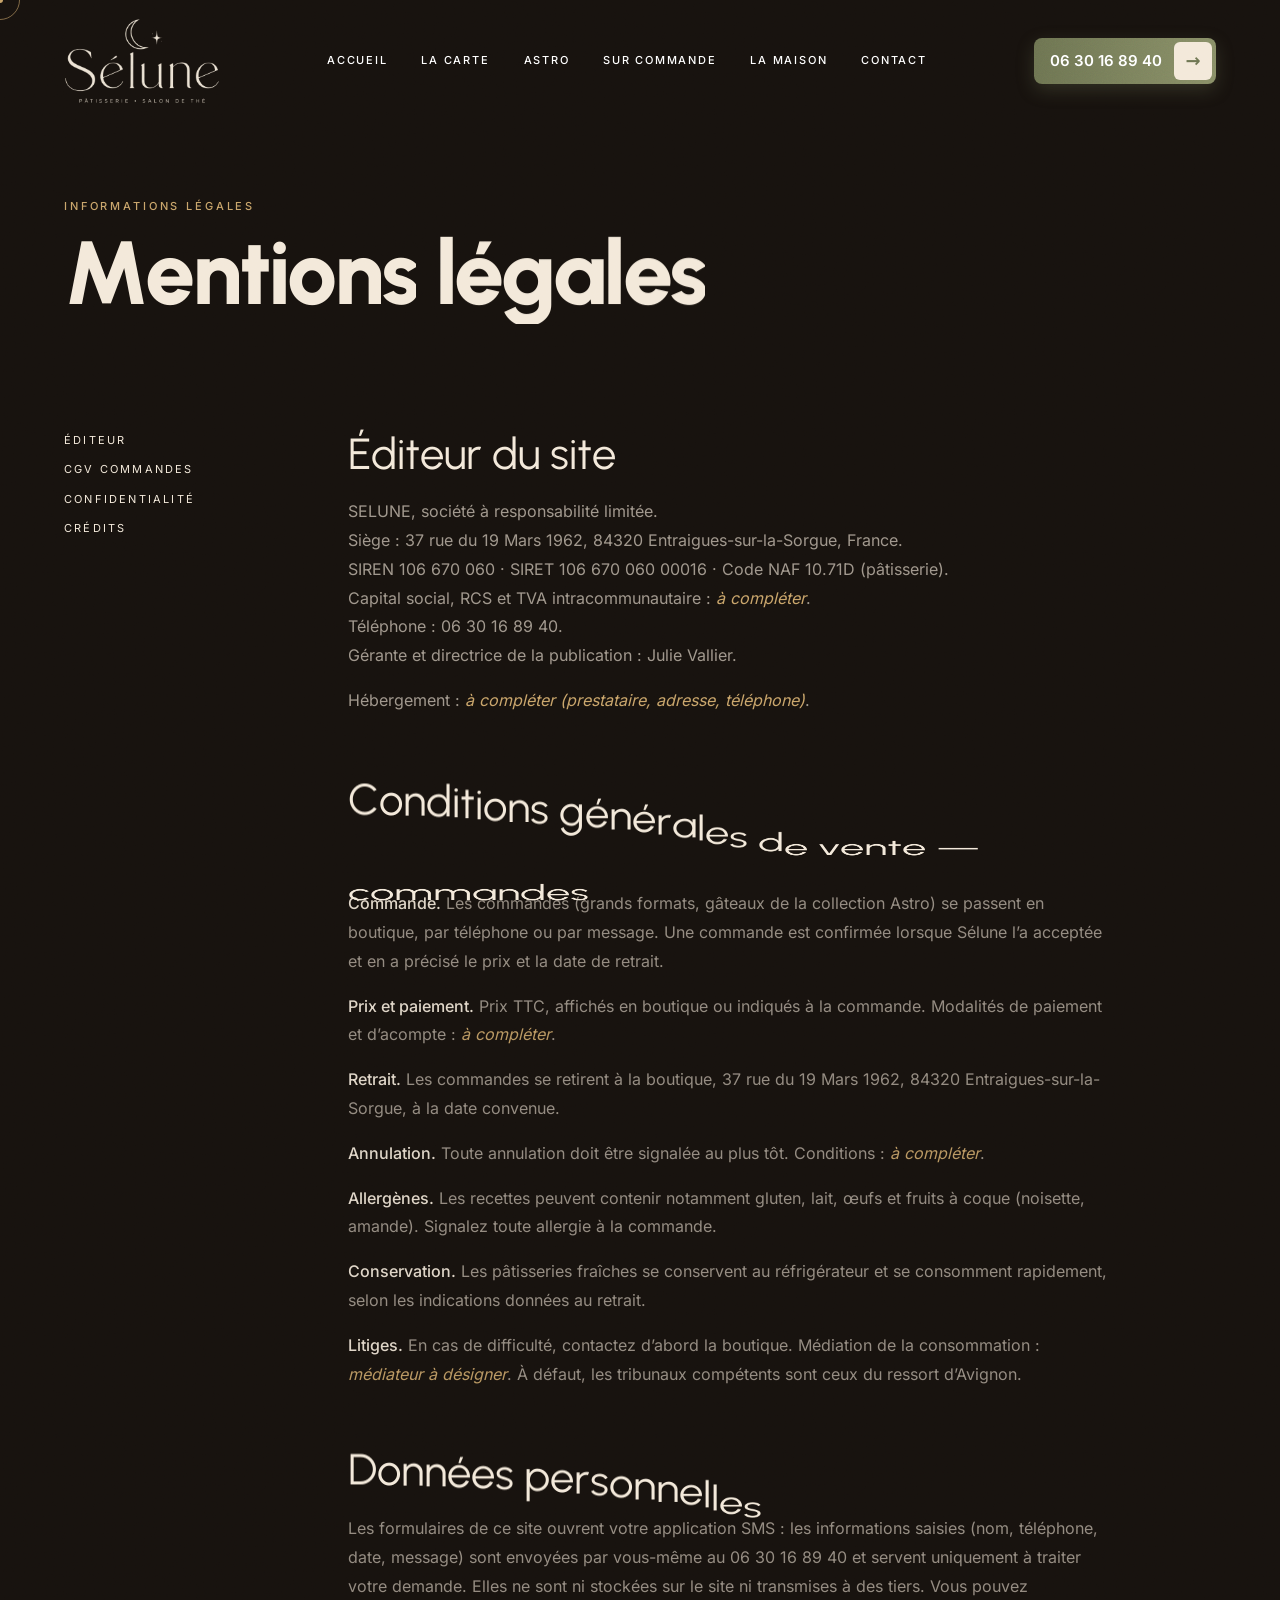
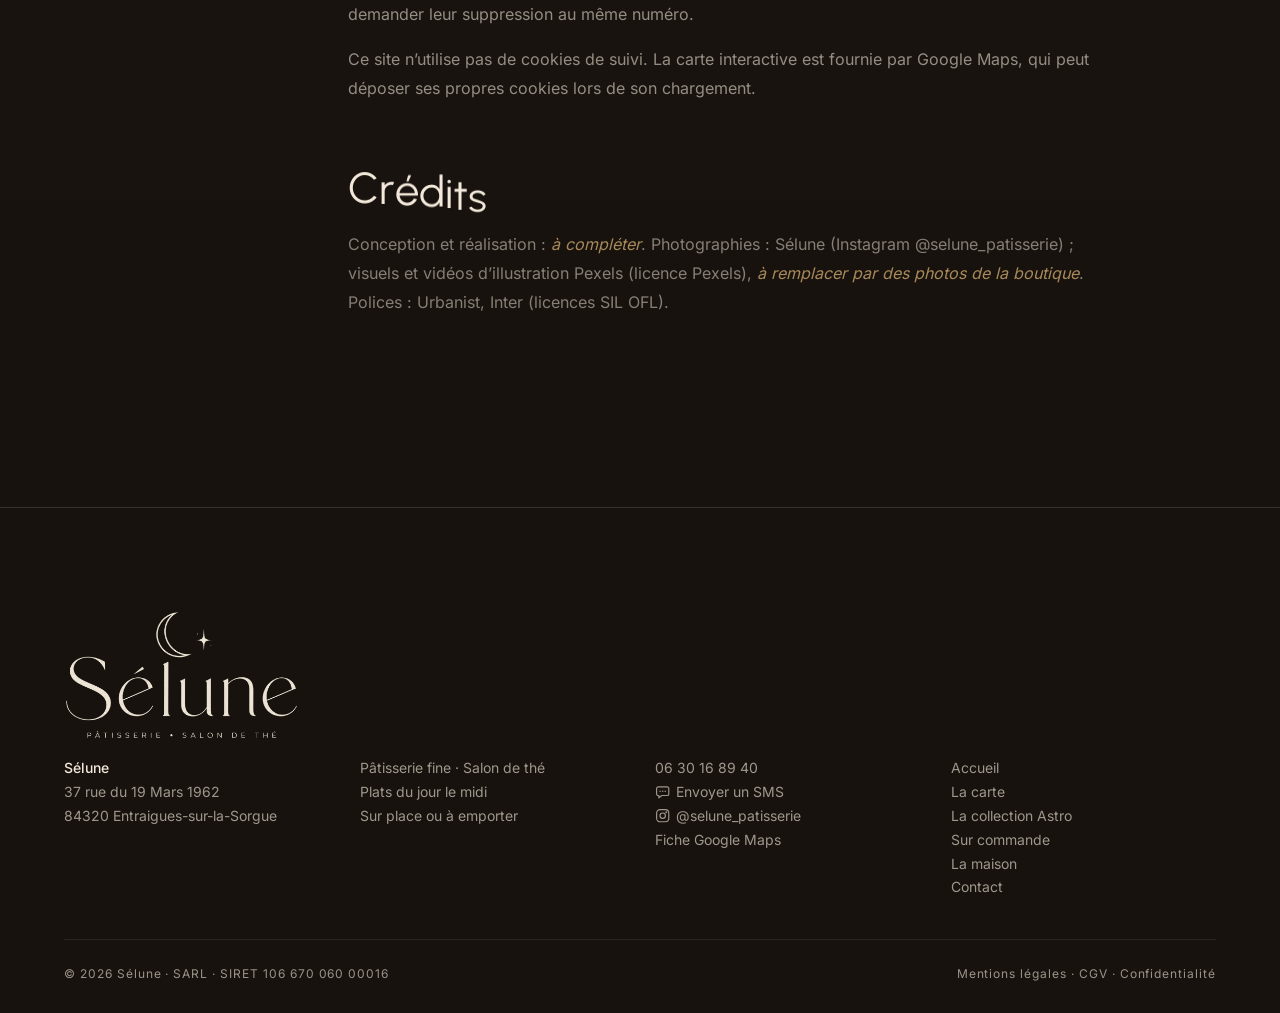
<file: mentions-legales.html>
<!doctype html>
<html lang="fr">
<head>
<meta charset="utf-8">
<meta name="viewport" content="width=device-width, initial-scale=1">
<title>Mentions légales, CGV & confidentialité — Sélune</title>
<meta name="description" content="Informations légales, conditions générales de vente pour les commandes et politique de confidentialité de Sélune, Entraigues-sur-la-Sorgue.">
<meta property="og:title" content="Mentions légales, CGV & confidentialité — Sélune">
<meta property="og:description" content="Informations légales, conditions générales de vente pour les commandes et politique de confidentialité de Sélune, Entraigues-sur-la-Sorgue.">
<meta property="og:image" content="img/hero.webp">
<meta property="og:locale" content="fr_FR">
<link rel="icon" href="data:image/svg+xml,%3Csvg xmlns='http://www.w3.org/2000/svg' viewBox='0 0 32 32'%3E%3Crect width='32' height='32' rx='8' fill='%2317120E'/%3E%3Ccircle cx='15' cy='17' r='9' fill='%23F3E9DA'/%3E%3Ccircle cx='19' cy='14' r='8' fill='%2317120E'/%3E%3Ccircle cx='24' cy='9' r='1.6' fill='%23C9A56B'/%3E%3C/svg%3E">
<link rel="preload" href="fonts/urbanist-latin-800-normal.woff2" as="font" type="font/woff2" crossorigin>
<link rel="preload" href="fonts/inter-latin-400-normal.woff2" as="font" type="font/woff2" crossorigin>
<link rel="stylesheet" href="vendor/lenis.css">
<link rel="stylesheet" href="styles.css">
<link rel="stylesheet" href="pages.css">
</head>
<body class="sub p-legal">

<div class="grain" aria-hidden="true"></div>
<div class="cursor" aria-hidden="true"><span class="cursor__dot"></span><span class="cursor__ring"><span class="cursor__label"></span></span></div>
<header class="nav" id="nav">
  <button class="nav__burger" id="burger" aria-label="Menu"><i></i><i></i></button>
  <a class="nav__logo" href="index.html" aria-label="Sélune">
    <img class="nav__logo-img" src="img/logo.webp" alt="Sélune — pâtisserie, salon de thé">
  </a>
  <nav class="nav__links"><a href="index.html">Accueil</a><a href="carte.html">La carte</a><a href="astro.html">Astro</a><a href="commandes.html">Sur commande</a><a href="a-propos.html">La maison</a><a href="contact.html">Contact</a></nav>
  <a class="btn btn--pill" href="tel:+33630168940" data-cursor="Appeler" data-magnet>06 30 16 89 40</a>
</header>
<div class="menu" id="menu">
  <a href="index.html">Accueil</a><a href="carte.html">La carte</a><a href="astro.html">Astro</a><a href="commandes.html">Sur commande</a><a href="a-propos.html">La maison</a><a href="contact.html">Contact</a>
</div>
<a class="sms-fab" href="sms:+33630168940?&amp;body=Bonjour%20S%C3%A9lune%2C%20" aria-label="Écrire à Sélune par SMS" data-cursor="SMS"><svg class="sms-ico" viewBox="0 0 24 24" fill="none" aria-hidden="true"><path d="M5 4.5h14A2.5 2.5 0 0 1 21.5 7v8.5A2.5 2.5 0 0 1 19 18h-8.2L6 21.5V18H5a2.5 2.5 0 0 1-2.5-2.5V7A2.5 2.5 0 0 1 5 4.5Z" stroke="currentColor" stroke-width="1.8" stroke-linejoin="round"/><circle cx="8" cy="11.3" r="1.2" fill="currentColor"/><circle cx="12" cy="11.3" r="1.2" fill="currentColor"/><circle cx="16" cy="11.3" r="1.2" fill="currentColor"/></svg></a>
<main id="top">
<section class="legal-hero">
  <p class="eyebrow" data-reveal>Informations légales</p>
  <h1 data-letters>Mentions légales</h1>
</section>
<section class="legal">
  <nav class="legal__nav" data-reveal><a href="#editeur">Éditeur</a><a href="#cgv">CGV commandes</a><a href="#confidentialite">Confidentialité</a><a href="#credits">Crédits</a></nav>
  <article class="legal__body">
    <h2 id="editeur" data-letters>Éditeur du site</h2>
    <p data-reveal>SELUNE, société à responsabilité limitée.<br>Siège : 37 rue du 19 Mars 1962, 84320 Entraigues-sur-la-Sorgue, France.<br>SIREN 106 670 060 · SIRET 106 670 060 00016 · Code NAF 10.71D (pâtisserie).<br>Capital social, RCS et TVA intracommunautaire : <em>à compléter</em>.<br>Téléphone : 06 30 16 89 40.<br>Gérante et directrice de la publication : Julie Vallier.</p>
    <p data-reveal>Hébergement : <em>à compléter (prestataire, adresse, téléphone)</em>.</p>

    <h2 id="cgv" data-letters>Conditions générales de vente — commandes</h2>
    <p data-reveal><strong>Commande.</strong> Les commandes (grands formats, gâteaux de la collection Astro) se passent en boutique, par téléphone ou par message. Une commande est confirmée lorsque Sélune l’a acceptée et en a précisé le prix et la date de retrait.</p>
    <p data-reveal><strong>Prix et paiement.</strong> Prix TTC, affichés en boutique ou indiqués à la commande. Modalités de paiement et d’acompte : <em>à compléter</em>.</p>
    <p data-reveal><strong>Retrait.</strong> Les commandes se retirent à la boutique, 37 rue du 19 Mars 1962, 84320 Entraigues-sur-la-Sorgue, à la date convenue.</p>
    <p data-reveal><strong>Annulation.</strong> Toute annulation doit être signalée au plus tôt. Conditions : <em>à compléter</em>.</p>
    <p data-reveal><strong>Allergènes.</strong> Les recettes peuvent contenir notamment gluten, lait, œufs et fruits à coque (noisette, amande). Signalez toute allergie à la commande.</p>
    <p data-reveal><strong>Conservation.</strong> Les pâtisseries fraîches se conservent au réfrigérateur et se consomment rapidement, selon les indications données au retrait.</p>
    <p data-reveal><strong>Litiges.</strong> En cas de difficulté, contactez d’abord la boutique. Médiation de la consommation : <em>médiateur à désigner</em>. À défaut, les tribunaux compétents sont ceux du ressort d’Avignon.</p>

    <h2 id="confidentialite" data-letters>Données personnelles</h2>
    <p data-reveal>Les formulaires de ce site ouvrent votre application SMS : les informations saisies (nom, téléphone, date, message) sont envoyées par vous-même au 06 30 16 89 40 et servent uniquement à traiter votre demande. Elles ne sont ni stockées sur le site ni transmises à des tiers. Vous pouvez demander leur suppression au même numéro.</p>
    <p data-reveal>Ce site n’utilise pas de cookies de suivi. La carte interactive est fournie par Google Maps, qui peut déposer ses propres cookies lors de son chargement.</p>

    <h2 id="credits" data-letters>Crédits</h2>
    <p data-reveal>Conception et réalisation : <em>à compléter</em>. Photographies : Sélune (Instagram @selune_patisserie) ; visuels et vidéos d’illustration Pexels (licence Pexels), <em>à remplacer par des photos de la boutique</em>. Polices : Urbanist, Inter (licences SIL OFL).</p>
  </article>
</section>
</main><footer class="footer footer--page">
  <img class="footer__logo" src="img/logo.webp" alt="Sélune — pâtisserie, salon de thé">
  <div class="footer__cols">
    <div><b>Sélune</b><br>37 rue du 19 Mars 1962<br>84320 Entraigues-sur-la-Sorgue</div>
    <div>Pâtisserie fine · Salon de thé<br>Plats du jour le midi<br>Sur place ou à emporter</div>
    <div><a href="tel:+33630168940">06 30 16 89 40</a><br><a href="sms:+33630168940?&amp;body=Bonjour%20S%C3%A9lune%2C%20"><svg class="sms-ico" viewBox="0 0 24 24" fill="none" aria-hidden="true"><path d="M5 4.5h14A2.5 2.5 0 0 1 21.5 7v8.5A2.5 2.5 0 0 1 19 18h-8.2L6 21.5V18H5a2.5 2.5 0 0 1-2.5-2.5V7A2.5 2.5 0 0 1 5 4.5Z" stroke="currentColor" stroke-width="1.8" stroke-linejoin="round"/><circle cx="8" cy="11.3" r="1.2" fill="currentColor"/><circle cx="12" cy="11.3" r="1.2" fill="currentColor"/><circle cx="16" cy="11.3" r="1.2" fill="currentColor"/></svg>Envoyer un SMS</a><br><a href="https://www.instagram.com/selune_patisserie/" target="_blank" rel="noopener"><svg class="ig-ico" viewBox="0 0 24 24" fill="none" aria-hidden="true"><rect x="2.5" y="2.5" width="19" height="19" rx="5.5" stroke="currentColor" stroke-width="1.8"/><circle cx="12" cy="12" r="4.2" stroke="currentColor" stroke-width="1.8"/><circle cx="17.4" cy="6.6" r="1.4" fill="currentColor"/></svg>@selune_patisserie</a><br><a href="https://www.google.com/maps?cid=17615685143766384162" target="_blank" rel="noopener">Fiche Google Maps</a></div>
    <div><a href="index.html">Accueil</a><br><a href="carte.html">La carte</a><br><a href="astro.html">La collection Astro</a><br><a href="commandes.html">Sur commande</a><br><a href="a-propos.html">La maison</a><br><a href="contact.html">Contact</a></div>
  </div>
  <div class="footer__row">
    <span>© 2026 Sélune · SARL · SIRET 106 670 060 00016</span>
    <span><a href="mentions-legales.html">Mentions légales · CGV · Confidentialité</a></span>
  </div>
</footer>

<script src="vendor/gsap.min.js"></script>
<script src="vendor/ScrollTrigger.min.js"></script>
<script src="vendor/lenis.min.js"></script>
<script src="main.js"></script>

</body>
</html>
</file>
<file: vendor/lenis.css>
html.lenis,
html.lenis body {
  height: auto;
}

.lenis:not(.lenis-autoToggle).lenis-stopped {
  overflow: clip;
}

.lenis [data-lenis-prevent],
.lenis [data-lenis-prevent-wheel],
.lenis [data-lenis-prevent-touch],
.lenis [data-lenis-prevent-vertical],
.lenis [data-lenis-prevent-horizontal] {
  overscroll-behavior: contain;
}

.lenis.lenis-smooth iframe {
  pointer-events: none;
}

.lenis.lenis-autoToggle {
  transition-property: overflow;
  transition-duration: 1ms;
  transition-behavior: allow-discrete;
}
</file>
<file: styles.css>
/* ═══════════════════════════════════════════════
   MAISON ROSALIE — styles · direction « noir framboise »
   ═══════════════════════════════════════════════ */
@font-face{font-family:Urbanist;font-weight:300;font-display:swap;src:url(fonts/urbanist-latin-300-normal.woff2) format('woff2')}
@font-face{font-family:Urbanist;font-weight:300;font-style:italic;font-display:swap;src:url(fonts/urbanist-latin-300-italic.woff2) format('woff2')}
@font-face{font-family:Urbanist;font-weight:400;font-display:swap;src:url(fonts/urbanist-latin-400-normal.woff2) format('woff2')}
@font-face{font-family:Urbanist;font-weight:400;font-style:italic;font-display:swap;src:url(fonts/urbanist-latin-400-italic.woff2) format('woff2')}
@font-face{font-family:Urbanist;font-weight:500;font-display:swap;src:url(fonts/urbanist-latin-500-normal.woff2) format('woff2')}
@font-face{font-family:Urbanist;font-weight:600;font-display:swap;src:url(fonts/urbanist-latin-600-normal.woff2) format('woff2')}
@font-face{font-family:Urbanist;font-weight:700;font-display:swap;src:url(fonts/urbanist-latin-700-normal.woff2) format('woff2')}
@font-face{font-family:Urbanist;font-weight:800;font-display:swap;src:url(fonts/urbanist-latin-800-normal.woff2) format('woff2')}
@font-face{font-family:Inter;font-weight:400;font-display:swap;src:url(fonts/inter-latin-400-normal.woff2) format('woff2')}
@font-face{font-family:Inter;font-weight:500;font-display:swap;src:url(fonts/inter-latin-500-normal.woff2) format('woff2')}
@font-face{font-family:Inter;font-weight:600;font-display:swap;src:url(fonts/inter-latin-600-normal.woff2) format('woff2')}

:root{
  --noir:#17120E;
  --noir-2:#241C16;
  --cream:#F3E9DA;
  --blush:#E3D2B4;
  --rose:#C9A56B;
  --framboise:#6E7552;
  --ink-2:rgba(243,233,218,.62);
  --line:rgba(243,233,218,.14);
  --serif:Urbanist,'Helvetica Neue',Arial,sans-serif;
  --sans:Inter,system-ui,sans-serif;
  --pad:clamp(20px,5vw,80px);
  --ease:cubic-bezier(.16,1,.3,1);
}
*{box-sizing:border-box;margin:0;padding:0}
html{scroll-behavior:smooth;-webkit-text-size-adjust:100%}
html.lenis-active{scroll-behavior:auto}
body{font-family:var(--sans);font-size:16px;line-height:1.6;color:var(--cream);background:var(--noir);overflow-x:hidden}
img,video{display:block;max-width:100%}
a{color:inherit;text-decoration:none}
button{font:inherit;color:inherit;background:none;border:0;cursor:pointer}
main{position:relative}

/* — grain — */
.grain{position:fixed;inset:-100%;z-index:97;pointer-events:none;opacity:.075;mix-blend-mode:overlay;background-image:url("data:image/svg+xml,%3Csvg xmlns='http://www.w3.org/2000/svg' width='300' height='300'%3E%3Cfilter id='n'%3E%3CfeTurbulence type='fractalNoise' baseFrequency='.9' numOctaves='3' stitchTiles='stitch'/%3E%3C/filter%3E%3Crect width='100%25' height='100%25' filter='url(%23n)'/%3E%3C/svg%3E");animation:grain 1.2s steps(6) infinite}
@keyframes grain{0%{transform:translate(0,0)}20%{transform:translate(-3%,2%)}40%{transform:translate(2%,-4%)}60%{transform:translate(-4%,-1%)}80%{transform:translate(3%,3%)}100%{transform:translate(0,0)}}

/* — typo — */
.eyebrow{font-size:11px;letter-spacing:.26em;text-transform:uppercase;font-weight:500;color:var(--rose)}
.h2{font-family:var(--serif);font-weight:700;font-size:clamp(40px,5.6vw,84px);line-height:.95;letter-spacing:-.04em}
.link{display:inline-flex;gap:.5em;align-items:center;font-size:13px;letter-spacing:.1em;text-transform:uppercase;font-weight:500;border-bottom:1px solid currentColor;padding-bottom:5px}
.link i{font-style:normal;transition:transform .4s var(--ease)}
.link:hover i{transform:translateX(6px)}

/* lettres découpées */
.wd{display:inline-block;white-space:nowrap}
.ch{display:inline-block;will-change:transform;backface-visibility:hidden}

/* — boutons : forme Chic Savage — rectangle arrondi 8 px, libellé à gauche, tuile-flèche carrée à droite — */
.btn{--ico-bg:#F3E9DA;--ico-fg:#6E7552;--glow:rgba(110,117,82,.3);position:relative;display:inline-flex;align-items:center;justify-content:space-between;gap:12px;min-height:54px;padding:6px 6px 6px 22px;border-radius:8px;font-size:16px;font-weight:600;letter-spacing:0;white-space:nowrap;color:#fff;background:linear-gradient(90deg,#6E7552 0%,#8A9068 100%);box-shadow:0 6px 18px var(--glow);transition:translate .3s,box-shadow .3s}
.btn::after{content:"→";flex:none;display:grid;place-items:center;width:42px;height:42px;border-radius:6px;background:var(--ico-bg);color:var(--ico-fg);font-size:18px;line-height:1;transition:transform .3s}
.btn[target="_blank"]::after{content:"↗"}
.btn:hover{translate:0 -2px;box-shadow:0 10px 24px var(--glow)}
.btn:hover::after{transform:rotate(45deg)}
.btn--light{--ico-bg:#FFF8EC;--ico-fg:#8E6F3E;--glow:rgba(201,165,107,.3);color:#17120E;background:linear-gradient(90deg,#C9A56B 0%,#E3C48E 100%)}
.btn--ghost{--ico-bg:rgba(243,233,218,.1);--ico-fg:#F3E9DA;color:#F3E9DA;background:transparent;border:1px solid rgba(243,233,218,.25);box-shadow:none}
.btn--ghost:hover{box-shadow:0 10px 24px rgba(0,0,0,.25)}
.btn--noir{--ico-bg:#C9A56B;--ico-fg:#17120E;--glow:rgba(23,18,14,.25);color:#F3E9DA;background:#17120E}
.btn--pill{min-height:46px;padding:4px 4px 4px 16px;font-size:15px}
.btn--pill::after{width:38px;height:38px}
.btn svg{flex:none}
/* SMS : même forme (olive par défaut), bulle de message dans la tuile */
.btn.btn--sms::after{content:"";background:var(--ico-bg) url("data:image/svg+xml,%3Csvg xmlns='http://www.w3.org/2000/svg' viewBox='0 0 24 24' fill='none'%3E%3Cpath d='M5 4.5h14A2.5 2.5 0 0 1 21.5 7v8.5A2.5 2.5 0 0 1 19 18h-8.2L6 21.5V18H5a2.5 2.5 0 0 1-2.5-2.5V7A2.5 2.5 0 0 1 5 4.5Z' stroke='%236E7552' stroke-width='1.8' stroke-linejoin='round'/%3E%3Ccircle cx='8' cy='11.3' r='1.2' fill='%236E7552'/%3E%3Ccircle cx='12' cy='11.3' r='1.2' fill='%236E7552'/%3E%3Ccircle cx='16' cy='11.3' r='1.2' fill='%236E7552'/%3E%3C/svg%3E") center/22px no-repeat}
.btn--sms:hover::after{transform:scale(1.08)}
.sms-ico{width:1.1em;height:1.1em;vertical-align:-.18em;margin-right:.4em;display:inline-block}
.sms-fab{position:fixed;right:clamp(16px,2vw,28px);bottom:clamp(16px,2vw,28px);z-index:48;display:grid;place-items:center;width:58px;height:58px;border-radius:12px;background:linear-gradient(135deg,#6E7552 0%,#8A9068 100%);color:#F3E9DA;box-shadow:0 10px 28px rgba(23,18,14,.45);opacity:0;visibility:hidden;translate:0 16px;transition:opacity .4s,translate .4s,box-shadow .3s,visibility 0s .4s}
.sms-fab.is-shown{opacity:1;visibility:visible;translate:0 0;transition-delay:0s}
.sms-fab:hover{translate:0 -3px;box-shadow:0 14px 34px rgba(23,18,14,.55)}
.sms-fab .sms-ico{width:28px;height:28px;margin:0}
body.menu-open .sms-fab{opacity:0;visibility:hidden}
@media (max-width:520px){.btn{white-space:normal;text-align:left;line-height:1.25}.vitrine .card--end{padding:28px}.card--end .btn{padding-left:16px;gap:8px}}

/* lettres découpées */
.wd{display:inline-block;white-space:nowrap}
.ch{display:inline-block;will-change:transform;backface-visibility:hidden}



.ig-ico{width:1.1em;height:1.1em;vertical-align:-.18em;margin-right:.4em;display:inline-block}
.ig-ico--big{width:.75em;height:.75em;vertical-align:-.06em;margin-right:.25em}

/* ══════════ LOADER ══════════ */
.loader{position:fixed;inset:0;z-index:100;background:var(--noir);color:var(--cream);display:grid;place-items:center;border-radius:0 0 0 0}
.loader__inner{text-align:center}
.loader__logo{display:block;width:clamp(150px,22vw,260px);margin:0 auto 14px}
.loader__mark{display:block;font-family:var(--serif);font-weight:800;letter-spacing:-.02em;font-size:clamp(26px,4.6vw,58px);line-height:1;overflow:hidden}
.loader__mark .ch{transform:translateY(110%)}
.loader__sub{display:block;font-size:11px;letter-spacing:.34em;text-transform:uppercase;opacity:.55;margin-top:14px}
.loader__count{position:absolute;right:var(--pad);bottom:var(--pad);font-family:var(--serif);font-size:clamp(60px,10vw,140px);line-height:1;font-weight:300;color:var(--rose)}

/* ══════════ CURSEUR ══════════ */
.cursor{position:fixed;left:0;top:0;z-index:99;pointer-events:none;display:none}
@media (hover:hover) and (pointer:fine){.cursor{display:block}}
.cursor__dot{position:absolute;width:6px;height:6px;border-radius:50%;background:var(--rose);transform:translate(-50%,-50%)}
.cursor__ring{position:absolute;width:40px;height:40px;border-radius:50%;border:1px solid rgba(201,165,107,.6);transform:translate(-50%,-50%);display:grid;place-items:center;transition:width .4s var(--ease),height .4s var(--ease),background .4s,border-color .4s}
.cursor__label{font-size:10px;letter-spacing:.14em;text-transform:uppercase;font-weight:500;color:#fff;opacity:0;transition:opacity .3s}
.cursor.is-label .cursor__ring{width:92px;height:92px;background:var(--framboise);border-color:var(--framboise)}
.cursor.is-label .cursor__label{opacity:1}
.cursor.is-label .cursor__dot{opacity:0}

/* ══════════ NAV ══════════ */
.nav{position:fixed;top:0;left:0;right:0;z-index:50;display:flex;align-items:center;justify-content:space-between;gap:20px;padding:18px var(--pad);color:#fff;transition:background-color .45s,padding .45s,box-shadow .45s}
.nav__burger,.nav__logo,.nav__links{mix-blend-mode:difference}
/* dès qu'on défile : barre pleine, le contenu passe dessous sans se mêler aux liens */
.nav.is-solid{background:rgba(23,18,14,.92);-webkit-backdrop-filter:blur(14px);backdrop-filter:blur(14px);padding-top:10px;padding-bottom:10px;box-shadow:0 1px 0 rgba(243,233,218,.1),0 14px 34px -18px rgba(0,0,0,.55)}
.nav.is-solid .nav__burger,.nav.is-solid .nav__logo,.nav.is-solid .nav__links{mix-blend-mode:normal;color:var(--cream)}
body.menu-open .nav.is-solid{background:transparent;box-shadow:none;-webkit-backdrop-filter:none;backdrop-filter:none}
.nav__logo{display:block;line-height:0}
.nav__logo-img{height:86px;width:auto;display:block;transition:height .45s}
.nav.is-solid .nav__logo-img{height:58px}
.nav__logo-crown{font-size:14px;margin-bottom:2px}
.nav__logo-word{font-family:var(--serif);font-size:26px;letter-spacing:.06em;text-transform:uppercase}
.nav__logo-sub{font-size:8px;letter-spacing:.3em;text-transform:uppercase;opacity:.8;margin-top:3px}
.nav__links{display:flex;gap:34px;font-size:11px;letter-spacing:.16em;text-transform:uppercase;font-weight:500}
.nav__links a{position:relative}
.nav__links a::after{content:"";position:absolute;left:0;right:0;bottom:-6px;height:1px;background:currentColor;transform:scaleX(0);transform-origin:right;transition:transform .5s var(--ease)}
.nav__links a:hover::after{transform:scaleX(1);transform-origin:left}
.nav__burger{display:none;width:32px;height:32px;position:relative}
.nav__burger i{position:absolute;left:5px;right:5px;height:1.5px;background:currentColor;transition:transform .4s var(--ease),top .4s}
.nav__burger i:first-child{top:12px}.nav__burger i:last-child{top:19px}
.menu{position:fixed;inset:0;z-index:49;background:var(--framboise);color:var(--cream);display:flex;flex-direction:column;justify-content:center;padding:var(--pad);gap:10px;font-family:var(--serif);font-size:clamp(44px,11vw,72px);line-height:1.05;transform:translateY(-100%);transition:transform .8s var(--ease)}
.menu.open{transform:none}
body.menu-open .nav__burger i:first-child{top:15px;transform:rotate(45deg)}
body.menu-open .nav__burger i:last-child{top:15px;transform:rotate(-45deg)}

/* ══════════ 1. HERO — vidéo plein écran, phrases en séquence ══════════ */
.hero-wrap{height:200svh;position:relative;z-index:1}
.hero{position:sticky;top:0;height:100svh;min-height:640px;overflow:hidden;background:var(--noir);color:#fff}
.hero__media{position:absolute;inset:0;background:var(--noir);display:grid;grid-template-columns:1fr 1fr 1fr}
.hero__cell{position:relative;overflow:hidden}
.hero__cell+.hero__cell{border-left:1px solid rgba(243,233,218,.08)}
.hero__video{width:100%;height:100%;object-fit:cover;object-position:50% 45%;will-change:transform;filter:contrast(1.04) saturate(1.06)}
/* pas d'aplat : un dégradé doux sous le texte, rien d'autre */
.hero__veil{position:absolute;inset:0;background:linear-gradient(0deg,rgba(23,18,14,.72) 0%,rgba(23,18,14,.28) 42%,rgba(23,18,14,0) 70%);pointer-events:none}
.hero__text{position:absolute;left:var(--pad);right:var(--pad);bottom:clamp(60px,9svh,100px);max-width:980px;z-index:2;text-shadow:0 2px 24px rgba(0,0,0,.55)}
.hero__eyebrow{display:flex;align-items:center;gap:16px;font-size:11px;letter-spacing:.3em;text-transform:uppercase;color:var(--rose);font-weight:600}
.hero__eyebrow i{width:40px;height:1px;background:currentColor;transform:scaleX(0);transform-origin:left}
.hero__title{font-family:var(--serif);font-weight:800;font-size:clamp(50px,7vw,120px);line-height:.9;letter-spacing:-.045em;text-transform:uppercase;margin:.28em 0 .3em}
.hero__line{display:block}
.hero__line:nth-child(2){color:var(--rose)}
.hero__title .wd{overflow:hidden;vertical-align:top;padding-bottom:.08em;margin-bottom:-.08em}
.hero__title .ch{transform:translateY(110%)}
.hero__lines{position:relative;height:2.6em;font-size:clamp(17px,1.5vw,23px);line-height:1.3;max-width:620px;font-weight:500}
.hero__lines p{position:absolute;left:0;top:0;opacity:0;transform:translateY(14px);will-change:transform,opacity}
.hero__actions{display:flex;gap:14px;flex-wrap:wrap;margin-top:26px;clip-path:inset(0 0 100% 0)}
.hero__meta{list-style:none;display:flex;gap:26px;flex-wrap:wrap;margin-top:36px;font-size:11px;letter-spacing:.22em;text-transform:uppercase;color:rgba(255,255,255,.75);clip-path:inset(0 0 100% 0)}
.hero__meta li::before{content:"";display:inline-block;width:6px;height:6px;border-radius:50%;background:var(--rose);margin-right:10px;vertical-align:middle}
.hero__scroll{position:absolute;right:var(--pad);bottom:30px;z-index:2;display:flex;align-items:center;gap:12px;font-size:10px;letter-spacing:.3em;text-transform:uppercase;opacity:.8}
.hero__scroll svg{animation:bounce 1.8s infinite}
@keyframes bounce{0%,100%{transform:translateY(0)}50%{transform:translateY(6px)}}

/* ══════════ 2. MANIFESTE ══════════ */
.manifeste{position:relative;z-index:2;background:var(--cream);color:var(--noir);padding:clamp(80px,10vw,140px) 0 clamp(100px,14vw,200px);border-radius:clamp(24px,4vw,56px) clamp(24px,4vw,56px) 0 0;box-shadow:0 -40px 120px rgba(0,0,0,.5);overflow:hidden}
.mani__lines{font-family:var(--serif);font-weight:700;font-size:clamp(46px,8.6vw,140px);line-height:1;letter-spacing:-.04em;padding:0 var(--pad)}
.mani__line{display:flex;align-items:center;gap:.22em;white-space:nowrap;will-change:transform}
.mani__line--right{justify-content:flex-end}
.mani__line .it{font-style:italic;font-weight:300;color:var(--framboise)}
.mani__inline{width:1.45em;height:.82em;object-fit:cover;border-radius:999px;flex:none;transform:scaleX(.3);transform-origin:left center;will-change:transform}
.mani__grid{display:grid;grid-template-columns:1fr 1fr;gap:clamp(40px,7vw,120px);align-items:center;padding:clamp(80px,10vw,160px) var(--pad) 0;position:relative}
.mani__fig{position:relative;overflow:hidden;border-radius:6px;aspect-ratio:4/5;box-shadow:0 50px 100px -30px rgba(23,18,14,.5)}
.mani__fig img{width:100%;height:100%;object-fit:cover}
.mani__fig figcaption{position:absolute;left:22px;bottom:20px;color:#fff;font-size:11px;letter-spacing:.24em;text-transform:uppercase}
.mani__p{font-family:var(--serif);font-weight:300;font-size:clamp(26px,2.6vw,40px);line-height:1.25;margin:24px 0 40px}
.mani__p .sw{opacity:.16}
.mani__ctas{display:flex;gap:26px;align-items:center;flex-wrap:wrap}
.mani__badge{position:absolute;right:var(--pad);top:clamp(30px,5vw,80px);width:150px;height:150px;color:var(--framboise)}
.mani__badge svg{width:100%;height:100%;animation:spin 18s linear infinite}
.mani__badge text{font-family:var(--sans);font-size:10.5px;letter-spacing:.2em;fill:currentColor;font-weight:500}
@keyframes spin{to{transform:rotate(360deg)}}

/* — clip reveal — */
[data-reveal-clip]{clip-path:inset(14% 0 14% 0 round 6px)}
[data-reveal-clip] img,[data-reveal-clip] video{transform:scale(1.18)}
.no-js [data-reveal-clip]{clip-path:none}.no-js [data-reveal-clip] img{transform:none}
[data-reveal]{opacity:0;transform:translateY(30px)}

/* ══════════ 3. VITRINE ══════════ */
.vitrine{background:var(--noir);position:relative;z-index:2}
.vitrine__pin{height:100svh;min-height:640px;display:flex;flex-direction:column;justify-content:center;overflow:hidden;padding:0 0 0 var(--pad);position:relative;perspective:1400px}
.vitrine__ghost{position:absolute;left:-1vw;top:50%;transform:translateY(-50%);font-family:var(--serif);font-style:italic;font-weight:300;font-size:36vw;line-height:1;color:transparent;-webkit-text-stroke:1px rgba(243,233,218,.14);pointer-events:none;white-space:nowrap;will-change:transform}
.vitrine__head{display:flex;align-items:flex-end;justify-content:space-between;gap:20px;padding-right:var(--pad);margin-bottom:clamp(30px,5vh,60px);position:relative;z-index:2}
.vitrine__head .h2{margin-top:10px}
.vitrine__count{font-family:var(--serif);font-size:clamp(40px,5vw,80px);line-height:1;white-space:nowrap;font-weight:300}
.vitrine__count b{font-weight:400}
.vitrine__count span{font-size:.4em;opacity:.5;margin-left:.2em}
.vitrine__track{display:flex;gap:clamp(18px,2.4vw,40px);width:max-content;transform-style:preserve-3d;padding-right:var(--pad);position:relative;z-index:2}
.card{width:clamp(280px,27vw,400px);flex:none;background:var(--noir-2);border:1px solid var(--line);border-radius:8px;overflow:hidden;transform-style:preserve-3d;will-change:transform;position:relative}
.card__img{aspect-ratio:4/4.4;overflow:hidden}
.card__img img{width:110%;max-width:none;height:100%;object-fit:cover;margin-left:-5%;transition:transform 1.2s var(--ease)}
.card:hover .card__img img{transform:scale(1.06)}
.card__body{padding:20px 22px 24px;position:relative}
.card__n{position:absolute;right:18px;top:-30px;font-family:var(--serif);font-size:60px;line-height:1;color:var(--rose);font-weight:300}
.card__body h3{font-family:var(--serif);font-weight:600;font-size:26px;line-height:1.05;letter-spacing:-.02em}
.card__body p{font-size:13px;color:var(--ink-2);margin:8px 0 14px;line-height:1.5}
.card__body b{font-weight:400;font-size:16px;color:var(--rose)}
.card--end{display:flex;flex-direction:column;justify-content:center;gap:24px;padding:40px;background:var(--framboise);border:0;font-family:var(--serif);font-size:32px;line-height:1.1}
.vitrine__bar{position:absolute;left:var(--pad);right:var(--pad);bottom:34px;height:1px;background:var(--line);z-index:2}
.vitrine__bar i{display:block;height:100%;background:var(--rose);transform:scaleX(0);transform-origin:left}

/* ══════════ 4. ATELIER ══════════ */
.atelier{position:relative;background:var(--noir);color:var(--cream);z-index:2;overflow-x:clip}
.atelier__sticky{position:sticky;top:0;height:100svh;overflow:hidden;border-radius:clamp(24px,4vw,56px) clamp(24px,4vw,56px) 0 0;box-shadow:0 -40px 110px rgba(0,0,0,.6)}
.atelier__video{width:100%;height:100%;object-fit:cover;opacity:.85;will-change:transform}
.atelier__veil{position:absolute;inset:0;background:radial-gradient(ellipse at 50% 42%,rgba(23,18,14,0) 30%,rgba(23,18,14,.42) 85%),linear-gradient(180deg,rgba(23,18,14,.18),rgba(23,18,14,.42))}
.atelier__word{position:absolute;left:50%;top:50%;transform:translate(-50%,-50%);font-family:var(--serif);font-weight:300;font-style:italic;font-size:clamp(60px,15vw,240px);white-space:nowrap;color:transparent;-webkit-text-stroke:1px rgba(243,233,218,.18);pointer-events:none}
.atelier__line{position:absolute;left:var(--pad);top:15vh;bottom:15vh;width:1px;background:var(--line)}
.atelier__line i{display:block;width:100%;height:100%;background:var(--rose);transform:scaleY(0);transform-origin:top}
.atelier__steps{position:relative;z-index:2;margin-top:-100svh;padding:0 var(--pad);perspective:1400px}
.step{min-height:100svh;display:flex;align-items:center;gap:clamp(10px,3vw,50px);transform-style:preserve-3d}
.step--right{flex-direction:row-reverse;text-align:right}
.step__n{font-family:var(--serif);font-size:clamp(120px,26vw,420px);line-height:.8;color:transparent;-webkit-text-stroke:1.5px var(--rose);font-weight:300;flex:none}
.step__body{max-width:480px}
.step h3{font-family:var(--serif);font-weight:700;font-size:clamp(30px,3.6vw,54px);line-height:1;letter-spacing:-.03em;margin-bottom:18px}
.step p{font-size:17px;line-height:1.7;color:rgba(243,233,218,.88)}
.step h3,.step p,.step--stats b,.step--stats span{text-shadow:0 2px 22px rgba(10,5,7,.75),0 1px 4px rgba(10,5,7,.5)}
.step--stats{justify-content:space-around;flex-wrap:wrap;text-align:center}
.step--stats b{display:block;font-family:var(--serif);font-weight:300;font-size:clamp(64px,9vw,140px);line-height:1}
.step--stats span{font-size:11px;letter-spacing:.26em;text-transform:uppercase;color:var(--rose)}
.step--stats small{font-size:.35em;color:var(--rose)}


/* ══════════ 4b. BANDEAU D'AVIS ══════════ */
.avis-band{position:relative;z-index:2;background:var(--noir);padding:clamp(50px,7vw,90px) 0 clamp(60px,8vw,100px);border-top:1px solid var(--line)}
.avis-band__head{display:flex;align-items:center;justify-content:space-between;gap:18px;flex-wrap:wrap;padding:0 var(--pad);margin-bottom:34px}
.avis-band__stars{color:#E5A33F;font-size:22px;letter-spacing:.2em}
.avis-band__note{font-size:14px;color:var(--ink-2)}
.avis-band__note b{font-family:var(--serif);font-weight:700;font-size:22px;color:var(--cream);margin-right:.3em}
.avis-band__set{display:inline-flex;gap:16px;padding-right:16px}
.acard{width:340px;flex:none;background:var(--t);color:#201913;border-radius:14px;padding:20px 22px;white-space:normal;display:flex;flex-direction:column;gap:12px}
.acard__stars{color:#6E7552;font-size:13px;letter-spacing:.18em}
.acard p{font-size:13.5px;line-height:1.55;font-weight:500}
.acard footer{display:flex;align-items:center;gap:10px;margin-top:auto}
.acard footer i{width:34px;height:34px;border-radius:50%;background:rgba(23,18,14,.85);color:var(--t);display:grid;place-items:center;font-style:normal;font-weight:700;font-size:14px;flex:none}
.acard footer b{display:block;font-size:13px;font-weight:700;line-height:1.2}
.acard footer span{font-size:11px;color:rgba(23,18,14,.55)}
@media (max-width:760px){.acard{width:280px}.avis-band__head{margin-bottom:24px}}

/* ══════════ 5. SIGNATURE ══════════ */
.signature{position:relative;z-index:2}
.sig__pin{background:var(--noir)}
.sig__pin{height:100svh;min-height:640px;position:relative;overflow:hidden;perspective:1000px}
.sig__canvas,.sig__fallback{position:absolute;inset:0;width:100%;height:100%;object-fit:cover}
.sig__fallback{display:none}
.no-gl .sig__fallback{display:block}
.no-gl .sig__canvas{display:none}
.sig__veil{position:absolute;inset:0;background:linear-gradient(90deg,rgba(23,18,14,.82),rgba(23,18,14,.25) 55%,rgba(23,18,14,.1))}
.sig__ghost{position:absolute;inset:0;display:flex;justify-content:space-around;align-items:center;font-family:var(--serif);font-size:24vw;line-height:1;color:transparent;-webkit-text-stroke:1px rgba(243,233,218,.2);pointer-events:none;transform-style:preserve-3d;padding:0 2vw}
.sig__ghost span{will-change:transform}
.sig__slides{position:absolute;left:var(--pad);bottom:16svh;max-width:600px;z-index:2}
.sig__slide{position:absolute;left:0;bottom:0;width:min(600px,80vw);pointer-events:none}
.sig__slide h2{font-family:var(--serif);font-weight:800;font-size:clamp(48px,7vw,120px);line-height:.9;letter-spacing:-.04em;text-transform:uppercase;margin:.1em 0 .2em}
.sig__slide h2>span{display:block}
.sig__slide h2>span:nth-child(2){color:var(--rose)}
.sig__slide h2 .wd{overflow:hidden;vertical-align:top;padding-bottom:.08em;margin-bottom:-.08em}
.sig__slide h2 .ch{transform:translateY(110%);transition:transform .9s var(--ease) calc(var(--i)*.03s + .1s)}
.sig__slide p:not(.eyebrow){font-size:17px;line-height:1.7;color:var(--ink-2);max-width:460px;opacity:0;transform:translateY(16px);transition:opacity .7s .35s,transform .7s var(--ease) .35s}
.sig__slide .eyebrow{opacity:0;transform:translateY(10px);transition:opacity .6s,transform .6s var(--ease)}
.sig__slide b{display:block;font-family:var(--serif);font-size:34px;font-weight:300;color:var(--rose);margin-top:16px;opacity:0;transition:opacity .6s .5s}
.sig__slide.is-active{pointer-events:auto}
.sig__slide.is-active h2 .ch{transform:none}
.sig__slide.is-active p,.sig__slide.is-active b,.sig__slide.is-active .eyebrow{opacity:1;transform:none}
.sig__slide.is-leaving h2 .ch{transform:translateY(-110%);transition-delay:calc(var(--i)*.015s)}
.sig__slide:not(.is-active):not(.is-leaving) h2 .ch{transition:none}
.sig__progress{position:absolute;right:var(--pad);top:50%;transform:translateY(-50%);width:1px;height:160px;background:var(--line);z-index:2}
.sig__progress i{display:block;width:100%;height:100%;background:var(--rose);transform:scaleY(0);transform-origin:top}
.sig__cta{position:absolute;right:var(--pad);bottom:var(--pad);z-index:2}

/* ══════════ 6. GALERIE ══════════ */
.galerie{position:relative;background:var(--cream);color:var(--noir);z-index:2}
.gal__pin{height:100svh;min-height:640px;position:relative;overflow:hidden;perspective:1400px}
.gal__stage{position:absolute;inset:0;transform-style:preserve-3d}
.gal__item{position:absolute;left:calc(50% + var(--x)*1vw);top:calc(50% + var(--y)*1vh);width:calc(var(--w)*1vw);min-width:140px;will-change:transform;transform-style:preserve-3d}
.gal__item>div{transform:translate(-50%,-50%);border-radius:6px;overflow:hidden;box-shadow:0 40px 80px -20px rgba(23,18,14,.45);background:var(--blush)}
.gal__item img,.gal__item video{width:100%;aspect-ratio:4/5;object-fit:cover}
.gal__head{position:absolute;left:50%;top:50%;transform:translate(-50%,-50%);text-align:center;z-index:3;pointer-events:none;width:100%}
.gal__title{font-family:var(--serif);font-weight:800;font-size:clamp(48px,8vw,130px);line-height:.95;letter-spacing:-.04em;text-transform:uppercase;margin-top:14px;overflow:hidden;padding-bottom:.08em}
.gal__title .ch{transform:translateY(110%)}
.gal__head .eyebrow{opacity:0}

/* ══════════ 7. BOUTIQUE ══════════ */
.boutique{background:var(--noir);padding:clamp(100px,14vw,200px) var(--pad) 0;position:relative;z-index:2;overflow:hidden}
.boutique__grid{display:grid;grid-template-columns:1fr 1fr;gap:clamp(40px,7vw,120px);align-items:center}
.boutique__img{position:relative;perspective:1200px}
.tilt{transform-style:preserve-3d}
.tilt__inner{position:relative;transform-style:preserve-3d;border-radius:6px;overflow:hidden;box-shadow:0 50px 100px -30px rgba(0,0,0,.6)}
.tilt__inner img{width:100%;aspect-ratio:4/5;object-fit:cover}
.boutique__stamp{position:absolute;left:-30px;bottom:40px;width:150px;height:150px;border-radius:50%;background:var(--framboise);color:var(--cream);display:grid;place-items:center;text-align:center;font-family:var(--serif);font-size:34px;line-height:1;font-style:italic;transform:translateZ(80px)}
.boutique__stamp small{display:block;font-family:var(--sans);font-style:normal;font-size:10px;letter-spacing:.26em;text-transform:uppercase;margin-top:6px}
.boutique__text .h2{margin:12px 0 44px}
.boutique__info{display:grid;gap:26px}
.boutique__info dt{font-size:11px;letter-spacing:.26em;text-transform:uppercase;color:var(--rose);font-weight:500;margin-bottom:6px}
.boutique__info dd{font-family:var(--serif);font-size:26px;line-height:1.3}
.boutique__info small{display:block;font-family:var(--sans);font-size:13px;color:var(--ink-2);line-height:1.5;margin-top:4px}
.boutique__info dd a:hover{color:var(--rose)}
.boutique__form{display:flex;gap:10px;margin-top:44px;flex-wrap:wrap;position:relative}
.boutique__form input,.boutique__form textarea{flex:1;min-width:200px;height:54px;padding:0 22px;border:1px solid var(--line);border-radius:999px;background:transparent;color:var(--cream);font:inherit;font-size:15px;color-scheme:dark}
.boutique__form textarea{width:100%;flex:none;height:auto;padding:16px 22px;border-radius:26px;resize:vertical}
.boutique__form input::placeholder,.boutique__form textarea::placeholder{color:rgba(243,233,218,.4)}
.boutique__form input:focus,.boutique__form textarea:focus{outline:2px solid var(--rose);outline-offset:2px}
.boutique__ok{width:100%;font-size:14px;color:var(--rose);opacity:0;transition:opacity .4s}
.boutique__form.sent .boutique__ok{opacity:1}
.avis{list-style:none;display:grid;grid-template-columns:repeat(3,1fr);gap:clamp(20px,3vw,40px);margin-top:clamp(80px,10vw,140px);padding-top:clamp(40px,5vw,60px);border-top:1px solid var(--line)}
.avis p{font-family:var(--serif);font-size:clamp(20px,1.7vw,26px);line-height:1.3;font-weight:300}
.avis span{display:block;margin-top:14px;font-size:11px;letter-spacing:.22em;text-transform:uppercase;color:var(--rose)}
.footer{margin:clamp(80px,12vw,160px) calc(-1*var(--pad)) 0;padding:0 var(--pad) 30px;position:relative}
.footer__giant{font-family:var(--serif);font-weight:800;letter-spacing:-.05em;text-transform:uppercase;font-size:22vw;line-height:.8;text-align:center;color:var(--cream);letter-spacing:-.03em;transform-origin:50% 100%;will-change:transform;margin-bottom:-.05em}
.footer__marquee{font-family:var(--serif);font-size:clamp(28px,4vw,60px);line-height:1;color:var(--rose);border-top:1px solid var(--line);border-bottom:1px solid var(--line);padding:.3em 0}
.marquee{overflow:hidden;white-space:nowrap}
.marquee__row{display:inline-flex;will-change:transform}
.footer__row{display:flex;justify-content:space-between;align-items:center;gap:16px;flex-wrap:wrap;font-size:12px;letter-spacing:.08em;opacity:.6;margin-top:24px}
.footer__logo{height:130px;width:auto;display:block;margin-bottom:16px}

/* ══════════ RESPONSIVE ══════════ */
@media (min-width:761px){
  /* l'atelier recouvre la vitrine encore épinglée ; la signature s'ouvre en iris sur l'atelier */
  .atelier{margin-top:-100svh;z-index:3}
  .signature{margin-top:-45svh;z-index:4}
}
@media (max-width:1000px){
  .nav__links,.nav .btn--pill{display:none}
  .nav__burger{display:block}
  .mani__grid,.boutique__grid{grid-template-columns:1fr}
  .avis{grid-template-columns:1fr}
  .boutique__img{order:-1}
  .mani__badge{width:110px;height:110px}
}
@media (max-width:760px){
  .nav__logo-img{height:60px}
  .nav.is-solid .nav__logo-img{height:46px}
  .hero-wrap{height:170svh}
  .hero__text{bottom:48px}
  .hero__title{font-size:clamp(42px,12vw,76px)}
  .hero__lines{height:3.4em;font-size:16px}
  .hero__meta{display:none}
  .hero__scroll{display:none}
  .hero__veil{background:linear-gradient(0deg,rgba(23,18,14,.8) 0%,rgba(23,18,14,.35) 55%,rgba(23,18,14,0) 80%)}
  .mani__lines{font-size:7.9vw;padding:0 10px}
  .mani__line{gap:.18em;justify-content:center}
  .mani__line--right{justify-content:center}
  /* vitrine : défilement natif horizontal sur mobile */
  .vitrine__pin{height:auto;min-height:0;padding:100px 0;perspective:none}
  .vitrine__track{width:auto;overflow-x:auto;scroll-snap-type:x mandatory;padding:20px var(--pad) 30px;-webkit-overflow-scrolling:touch}
  .card{width:78vw;scroll-snap-align:start}
  .vitrine__count,.vitrine__bar{display:none}
  .vitrine__ghost{font-size:60vw}
  .step{min-height:85svh;flex-direction:column;align-items:flex-start;text-align:left}
  .step--right{align-items:flex-end;text-align:right}
  .step__n{font-size:38vw}
  .atelier__line{display:none}
  .sig__slides{bottom:20svh}
  .sig__cta{right:auto;left:var(--pad);bottom:24px}
  .sig__progress{display:none}
  .gal__item{min-width:110px;width:calc(var(--w)*2.2vw)}
  .gal__title{font-size:14vw}
  .boutique__stamp{width:110px;height:110px;font-size:22px;left:-10px}
}
@media (prefers-reduced-motion:reduce){
  .ch,.hero__title .ch,.loader__mark .ch,.gal__title .ch,.sig__slide h2 .ch,[data-reveal]{transform:none!important;opacity:1!important}
  [data-reveal-clip]{clip-path:none}[data-reveal-clip] img,[data-reveal-clip] video{transform:none}
  .hero__actions,.hero__meta{clip-path:none}
  .hero__eyebrow i{transform:none}
  .hero__lines p:first-child{opacity:1;transform:none}
  .mani__p .sw{opacity:1}
  .mani__inline{transform:none}
  .gal__head .eyebrow,.sig__slide p,.sig__slide b,.sig__slide .eyebrow{opacity:1}
  .loader,.grain{display:none}
  *{animation:none!important}
}
</file>
<file: pages.css>
/* ══════════ PAGES SECONDAIRES — un mécanisme par page ══════════ */
.sub .hero-wrap{display:none}
.sub main>section:first-child [data-letters] .ch{transform:translateY(110%) rotateX(-70deg);transform-origin:50% 100%}
.sub main>section:first-child [data-letters] .wd{overflow:hidden;vertical-align:top;padding-bottom:.1em;margin-bottom:-.1em}

/* pied de page compact (le « Douceurs » géant reste sur l'accueil) */
.footer--page{margin:0;padding:clamp(60px,8vw,110px) var(--pad) 30px;background:var(--noir);position:relative;z-index:2;border-top:1px solid var(--line)}
.footer__cols{display:grid;grid-template-columns:repeat(4,1fr);gap:30px;font-size:14px;line-height:1.7;color:var(--ink-2)}
.footer__cols b{color:var(--cream);font-weight:500}
.footer__cols a:hover{color:var(--rose)}
.footer--page .footer__row{margin-top:40px;padding-top:24px;border-top:1px solid var(--line)}
.cta-band__actions{display:flex;gap:14px;justify-content:center;flex-wrap:wrap}

/* ════════ CARTE : hero scindé + colonne défilante ════════ */
.split-hero{display:grid;grid-template-columns:1.1fr .9fr;min-height:100svh;background:var(--noir);position:relative;z-index:2}
.split-hero__text{padding:clamp(120px,18vh,180px) var(--pad) 60px;display:flex;flex-direction:column;justify-content:center}
.split-hero__title{font-family:var(--serif);font-weight:800;letter-spacing:-.04em;font-size:clamp(56px,7.5vw,128px);line-height:.92;letter-spacing:-.02em;margin:.2em 0 .3em}
.split-hero__lead{font-size:17px;line-height:1.7;color:var(--ink-2);max-width:480px;margin-bottom:34px}
.split-hero__nav{display:flex;flex-wrap:wrap;gap:8px}
.split-hero__nav a{font-size:11px;letter-spacing:.2em;text-transform:uppercase;padding:12px 18px;border-radius:999px;border:1px solid var(--line);transition:border-color .3s,color .3s,background .3s}
.split-hero__nav a:hover{border-color:var(--rose);color:var(--rose)}
.split-hero__col{position:relative;overflow:hidden;background:var(--noir-2)}
.split-hero__col::before,.split-hero__col::after{content:"";position:absolute;left:0;right:0;height:18%;z-index:2;pointer-events:none}
.split-hero__col::before{top:0;background:linear-gradient(var(--noir),transparent)}
.split-hero__col::after{bottom:0;background:linear-gradient(transparent,var(--noir))}
.vmarquee{position:absolute;inset:0;padding:0 clamp(20px,4vw,60px)}
.vmarquee__row{display:grid;gap:18px;padding-bottom:18px;will-change:transform}
.vmarquee__row img{width:100%;aspect-ratio:4/5;object-fit:cover;border-radius:6px}
.phone-band{padding:clamp(100px,14vw,200px) var(--pad);text-align:center;background:var(--noir-2);position:relative;z-index:2}
.phone-band__num{display:block;font-family:var(--serif);font-weight:300;font-size:clamp(48px,9vw,150px);line-height:1;margin:.15em 0;letter-spacing:-.02em;transition:color .3s}
.phone-band__num:hover{color:var(--rose)}
.phone-band__sub{font-size:13px;letter-spacing:.1em;color:var(--ink-2)}
.phone-band__sms{margin-top:32px}

/* familles (inchangé) */
.fam{display:grid;grid-template-columns:1fr 1fr;gap:clamp(40px,7vw,120px);align-items:center;padding:clamp(100px,14vw,200px) var(--pad);position:relative;z-index:2;background:var(--noir)}
.fam--alt{background:var(--noir-2)}
.fam--alt .fam__visual{order:2}
.fam__visual{position:relative;perspective:1200px}
.fam__fig{border-radius:6px;overflow:hidden;aspect-ratio:4/5;box-shadow:0 50px 100px -30px rgba(0,0,0,.6)}
.fam__fig img{width:100%;height:100%;object-fit:cover}
.fam__small{position:absolute;right:-8%;bottom:-8%;width:42%;border-radius:6px;overflow:hidden;box-shadow:0 30px 60px -20px rgba(0,0,0,.6)}
.fam--alt .fam__small{right:auto;left:-8%}
.fam__small img{aspect-ratio:1;object-fit:cover}
.fam__num{position:absolute;left:-6%;top:-12%;font-family:var(--serif);font-size:clamp(120px,18vw,280px);line-height:1;color:transparent;-webkit-text-stroke:1px rgba(243,233,218,.25);pointer-events:none;font-weight:300}
.fam__lead{font-family:var(--serif);font-weight:300;font-size:clamp(24px,2.2vw,34px);line-height:1.25;margin:20px 0 36px}
.fam__lead .sw{opacity:.16}
.fam__list{list-style:none;display:grid;gap:0}
.fam__list li{display:grid;grid-template-columns:1fr auto;gap:6px 20px;padding:18px 0;border-top:1px solid var(--line)}
.fam__list li:last-child{border-bottom:1px solid var(--line)}
.fam__list h3{font-family:var(--serif);font-weight:400;font-size:24px;line-height:1.1}
.fam__list p{font-size:14px;color:var(--ink-2);grid-column:1}
.fam__list p a{text-decoration:underline;text-underline-offset:3px}
.fam__list b{grid-column:2;grid-row:1/3;align-self:center;font-weight:400;font-size:12px;letter-spacing:.14em;text-transform:uppercase;color:var(--rose);white-space:nowrap}

/* ════════ MARIAGES : hero épinglé, points 01-03 sur la vidéo ════════ */
.mhero{position:relative;z-index:2;background:var(--noir)}
.mhero__pin{height:100svh;min-height:600px;position:relative;overflow:hidden}
.mhero__video{position:absolute;inset:0;width:100%;height:100%;object-fit:cover;will-change:transform}
.mhero__veil{position:absolute;inset:0;background:linear-gradient(0deg,rgba(23,18,14,.66),rgba(23,18,14,.16) 45%,rgba(23,18,14,0) 72%);pointer-events:none}
.mhero__slide{position:absolute;left:var(--pad);right:var(--pad);bottom:clamp(60px,10svh,110px);max-width:920px;text-shadow:0 2px 24px rgba(0,0,0,.55)}
.mhero__h{font-family:var(--serif);font-weight:800;font-size:clamp(46px,7vw,120px);line-height:.9;letter-spacing:-.045em;text-transform:uppercase;margin:.24em 0 .3em;color:var(--cream)}
.mhero__h>span{display:block}
.mhero__h>span:nth-child(2){color:var(--rose)}
.mhero__h .wd{overflow:hidden;vertical-align:top;padding-bottom:.08em;margin-bottom:-.08em}
.mhero__p{font-size:clamp(15px,1.3vw,19px);line-height:1.65;color:rgba(255,255,255,.92);max-width:560px}
.mhero__cta{margin-top:28px;display:flex;flex-wrap:wrap;gap:12px}
.mhero__num{position:absolute;right:0;bottom:65%;font-family:var(--serif);font-weight:800;font-size:clamp(130px,20vw,320px);line-height:1;color:transparent;-webkit-text-stroke:2px var(--rose);opacity:.9;pointer-events:none}
.mhero__bar{position:absolute;left:var(--pad);right:var(--pad);bottom:26px;height:1px;background:rgba(255,255,255,.18)}
.mhero__bar i{display:block;height:100%;background:var(--rose);transform:scaleX(0);transform-origin:left}

.stackcards{background:var(--cream);color:var(--noir);padding:clamp(100px,14vw,180px) var(--pad) 12vh;position:relative;z-index:2}
.stackcards__head{margin-bottom:8vh}
.stackcards__head .h2{margin-top:12px}
.stackcards__list{display:grid;gap:clamp(28px,6vh,64px)}
.scard{position:relative;display:grid;grid-template-columns:1.2fr .8fr;background:var(--noir);color:var(--cream);border-radius:14px;overflow:hidden;min-height:60vh;box-shadow:0 40px 80px -30px rgba(23,18,14,.5)}
.scard:nth-child(even){grid-template-columns:.8fr 1.2fr}
.scard:nth-child(even) img{order:2}
.scard img{width:100%;height:100%;object-fit:cover;min-height:60vh}
.scard__body{padding:clamp(24px,3vw,48px);display:flex;flex-direction:column;justify-content:center;gap:6px}
.scard__n{font-family:var(--serif);font-size:clamp(50px,6vw,90px);font-weight:300;color:var(--rose);line-height:1}
.scard h3{font-family:var(--serif);font-weight:700;font-size:clamp(24px,2.4vw,38px);line-height:1.08;letter-spacing:-.02em;margin:8px 0 6px}
.scard p{color:var(--ink-2);font-size:14px;letter-spacing:.06em}

/* simulateur + faq */
.simu{background:var(--cream);color:var(--noir);padding:clamp(100px,14vw,200px) var(--pad);position:relative;z-index:2;border-top:1px solid rgba(23,18,14,.1)}
.simu__intro{max-width:760px;margin-bottom:clamp(40px,6vw,80px)}
.simu__intro .h2{margin:12px 0 22px}
.simu__lead{font-size:17px;line-height:1.7;color:rgba(23,18,14,.65)}
.simu__form{display:grid;grid-template-columns:1.2fr .8fr;gap:clamp(30px,5vw,80px);align-items:start}
.simu__form fieldset{border:0;margin-bottom:38px;grid-column:1}
.simu__form legend{font-size:11px;letter-spacing:.26em;text-transform:uppercase;font-weight:500;color:var(--framboise);margin-bottom:16px;display:flex;justify-content:space-between;width:100%;align-items:baseline}
.simu__form legend small{font-weight:400;letter-spacing:.1em;text-transform:none;color:rgba(23,18,14,.5)}
.simu__form legend output{font-family:var(--serif);font-size:44px;line-height:1;color:var(--noir);letter-spacing:0}
.simu__choices{display:grid;grid-template-columns:1fr 1fr;gap:12px}
.simu__choices label{position:relative;display:block;cursor:pointer}
.simu__choices input{position:absolute;opacity:0}
.simu__choices span{display:block;padding:18px 20px;border:1px solid rgba(23,18,14,.18);border-radius:10px;transition:border-color .3s,background .3s,transform .5s var(--ease)}
.simu__choices b{display:block;font-family:var(--serif);font-weight:400;font-size:24px;line-height:1.1}
.simu__choices small{display:block;font-size:13px;color:rgba(23,18,14,.6);margin-top:4px}
.simu__choices input:checked+span{border-color:var(--framboise);background:#fff;transform:translateY(-3px);box-shadow:0 20px 40px -20px rgba(110,117,82,.4)}
.simu__form input[type=range]{width:100%;accent-color:var(--framboise)}
.simu__scale{display:flex;justify-content:space-between;font-size:11px;color:rgba(23,18,14,.5);margin-top:6px}
.simu__tags{display:flex;flex-wrap:wrap;gap:10px}
.simu__tags label{cursor:pointer;position:relative}
.simu__tags input{position:absolute;opacity:0}
.simu__tags span{display:inline-block;padding:10px 18px;border-radius:999px;border:1px solid rgba(23,18,14,.2);font-size:13px;transition:all .3s}
.simu__tags input:checked+span{background:var(--noir);color:var(--cream);border-color:var(--noir)}
.simu__when{display:grid;grid-template-columns:1fr 1fr;gap:12px}
.simu__when legend{grid-column:1/-1}
.simu__when input{height:54px;padding:0 20px;border:1px solid rgba(23,18,14,.2);border-radius:999px;background:transparent;font:inherit;font-size:15px}
.simu__result{grid-column:2;grid-row:1/8;position:sticky;top:90px;background:var(--noir);color:var(--cream);border-radius:14px;padding:clamp(24px,3vw,40px);box-shadow:0 50px 100px -30px rgba(0,0,0,.5);transform-style:preserve-3d}
.simu__price{font-family:var(--serif);font-size:clamp(40px,4.5vw,68px);line-height:1;margin:16px 0 10px;font-weight:300}
.simu__price i{font-size:.4em;font-style:italic;color:var(--rose);margin:0 .2em}
.simu__detail{font-size:14px;color:var(--ink-2);min-height:1.5em}
.simu__note{font-size:12px;color:rgba(243,233,218,.45);margin:14px 0 26px;line-height:1.5}
.simu__send{display:grid;gap:10px}
.simu__send input{height:52px;padding:0 20px;border:1px solid var(--line);border-radius:999px;background:transparent;color:var(--cream);font:inherit;font-size:15px}
.simu__send input::placeholder{color:rgba(243,233,218,.4)}
.simu__form.sent .boutique__ok{opacity:1}
.faq{background:var(--noir);padding:clamp(100px,14vw,200px) var(--pad);position:relative;z-index:2}
.faq .h2{margin:12px 0 40px}
.faq__list{max-width:820px}
.faq details{border-top:1px solid var(--line);padding:22px 0}
.faq details:last-child{border-bottom:1px solid var(--line)}
.faq summary{font-family:var(--serif);font-size:clamp(22px,2vw,30px);cursor:pointer;list-style:none;display:flex;justify-content:space-between;align-items:center;gap:20px}
.faq summary::after{content:"+";font-size:1.2em;color:var(--rose);transition:transform .4s var(--ease)}
.faq details[open] summary::after{transform:rotate(45deg)}
.faq details p{margin-top:14px;color:var(--ink-2);line-height:1.7;max-width:640px}

/* ════════ SAISONS : hero typographique + panneaux + bande Instagram ════════ */
.type-hero{min-height:100svh;display:flex;flex-direction:column;justify-content:center;padding:clamp(120px,18vh,180px) var(--pad) 80px;background:var(--noir);position:relative;z-index:2}
.type-hero__words{display:flex;flex-direction:column;margin:20px 0 30px}
.type-hero__word{font-family:var(--serif);font-weight:800;font-size:clamp(64px,13vw,210px);line-height:.88;letter-spacing:-.03em;color:var(--cream);transition:color .4s,padding-left .6s var(--ease);width:max-content;position:relative}
.type-hero__word:nth-child(even){margin-left:clamp(20px,12vw,220px);font-style:italic;font-weight:300}
.type-hero__word:hover{color:var(--c);padding-left:.25em}
.type-hero__word::before{content:"→";position:absolute;left:-.1em;top:.1em;font-size:.4em;opacity:0;transition:opacity .3s}
.type-hero__word:hover::before{opacity:1}
.type-hero__lead{font-size:17px;line-height:1.7;color:var(--ink-2);max-width:520px}
.stack{position:relative;z-index:2}
.panel{position:sticky;top:0;height:100svh;min-height:640px;overflow:hidden;background:var(--bg);color:var(--fg)}
.panel__inner{position:absolute;inset:0;display:grid;grid-template-columns:1fr 1fr;align-items:center;gap:clamp(30px,6vw,100px);padding:0 var(--pad);will-change:transform,filter}
.panel__ghost{position:absolute;left:-2vw;bottom:-6vw;font-family:var(--serif);font-style:italic;font-weight:300;font-size:34vw;line-height:1;color:transparent;-webkit-text-stroke:1px currentColor;opacity:.18;pointer-events:none;white-space:nowrap}
.panel__fig{height:74svh;border-radius:6px;overflow:hidden;box-shadow:0 60px 120px -40px rgba(0,0,0,.5)}
.panel__fig img{width:100%;height:120%;object-fit:cover;margin-top:-10%}
.panel__text{position:relative;z-index:2}
.panel__title{font-family:var(--serif);font-weight:800;letter-spacing:-.04em;font-size:clamp(60px,9vw,150px);line-height:.9;margin:.1em 0 .25em}
.panel__title .wd{overflow:hidden;vertical-align:top;padding-bottom:.1em;margin-bottom:-.1em}
.panel__lead{font-size:17px;line-height:1.7;opacity:.8;max-width:460px;margin-bottom:22px}
.panel__list{list-style:none;font-family:var(--serif);font-size:clamp(20px,1.8vw,26px);line-height:1.5;margin-bottom:30px}
.panel__list li::before{content:"— ";opacity:.5}
.panel .eyebrow{color:inherit;opacity:.7}
.panel .link{border-color:currentColor}
.panel__count{position:absolute;right:var(--pad);bottom:30px;font-family:var(--serif);font-size:22px;opacity:.6}
.ig-band{background:var(--noir);padding:clamp(100px,14vw,180px) 0 clamp(60px,8vw,120px);position:relative;z-index:2;text-align:center}
.ig-band__handle{display:inline-block;font-family:var(--serif);font-weight:300;font-size:clamp(28px,5vw,88px);line-height:1;margin:14px 0 50px;letter-spacing:-.02em;transition:color .3s}
.ig-band__handle:hover{color:var(--rose)}
.ig-band__row{padding:0}
.ig-band__set{display:inline-flex;gap:14px;padding-right:14px}
.ig-band__set img{width:clamp(160px,18vw,260px);aspect-ratio:1;object-fit:cover;border-radius:6px}

/* ════════ LA MAISON : portrait, citation, horloge, mur d'avis ════════ */
.portrait-hero{display:grid;grid-template-columns:1fr 1fr;gap:clamp(40px,7vw,120px);align-items:center;min-height:100svh;padding:clamp(120px,18vh,180px) var(--pad) 80px;background:var(--noir);position:relative;z-index:2}
.portrait-hero__title{font-family:var(--serif);font-weight:800;letter-spacing:-.04em;font-size:clamp(52px,6.5vw,110px);line-height:.92;letter-spacing:-.02em;margin:.2em 0 .3em}
.portrait-hero__lead{font-size:17px;line-height:1.7;color:var(--ink-2);max-width:480px;margin-bottom:36px}
.facts{display:grid;grid-template-columns:repeat(3,1fr);gap:14px;max-width:680px}
.fact{position:relative;border-radius:18px;padding:20px 18px 16px;border:1px solid rgba(255,255,255,.16);background:linear-gradient(115deg,rgba(255,255,255,.1),rgba(255,255,255,.02) 40%,transparent 65%),radial-gradient(120% 160% at 14% 140%,rgba(110,117,82,.3),transparent 60%),rgba(24,13,17,.45);backdrop-filter:blur(14px) saturate(1.4);-webkit-backdrop-filter:blur(14px) saturate(1.4);box-shadow:inset 0 1px 0 rgba(255,255,255,.3),0 16px 36px -18px rgba(0,0,0,.6)}
.fact b{display:block;font-family:var(--serif);font-weight:800;font-size:clamp(32px,2.8vw,50px);line-height:1;letter-spacing:-.03em}
.fact b i{font-style:normal;font-size:.45em;color:var(--rose)}
.fact__stars{display:inline-block;margin-top:8px;font-size:15px;letter-spacing:.18em;background:linear-gradient(90deg,#E5A33F var(--p,98%),rgba(255,255,255,.22) var(--p,98%));-webkit-background-clip:text;background-clip:text;color:transparent}
.fact__label{display:block;margin-top:10px;font-size:10.5px;letter-spacing:.13em;text-transform:uppercase;color:var(--ink-2);line-height:1.7}
.fact__tags{display:flex;flex-wrap:wrap;gap:5px;margin-top:10px}
.fact__tags i{font-style:normal;font-size:9.5px;letter-spacing:.1em;text-transform:uppercase;padding:5px 9px;border-radius:999px;border:1px solid rgba(201,165,107,.4);color:var(--rose)}
.portrait-hero__fig{position:relative;perspective:1200px}
.portrait-hero__stamp{position:absolute;right:-24px;top:40px;width:140px;height:140px;border-radius:50%;background:var(--framboise);color:var(--cream);display:grid;place-items:center;text-align:center;font-family:var(--serif);font-size:28px;line-height:1;font-style:italic;transform:translateZ(80px)}
.quote{background:var(--cream);color:var(--noir);padding:clamp(120px,16vw,220px) var(--pad);position:relative;z-index:2}
.quote__mark{font-family:var(--serif);font-size:clamp(120px,20vw,320px);line-height:.6;color:var(--framboise);opacity:.25;margin-bottom:-.1em}
.quote__text{font-family:var(--serif);font-weight:300;font-size:clamp(28px,3.4vw,54px);line-height:1.2;max-width:1100px}
.quote__text .sw{opacity:.14}
.day{background:var(--noir);position:relative;z-index:2}
.day__pin{height:100svh;min-height:640px;display:grid;grid-template-columns:1fr 1fr;align-items:center;gap:clamp(30px,6vw,100px);padding:0 var(--pad);overflow:hidden}
.day__clock{position:relative;width:min(66vh,500px);aspect-ratio:1;margin:0 auto}
.day__halo{position:absolute;inset:-7%;border-radius:50%;background:radial-gradient(circle,rgba(255,255,255,.05),rgba(255,255,255,.015) 60%,transparent 72%);border:1px solid rgba(255,255,255,.05)}
.day__glow{position:absolute;inset:3%;border-radius:50%;background:conic-gradient(from 0deg,rgba(255,158,94,.95) var(--a,0deg),rgba(201,165,107,.25) var(--a,0deg),transparent calc(var(--a,0deg) + 40deg),transparent);filter:blur(22px);transform:rotate(-90deg)}
.day__disc{position:absolute;inset:7%;border-radius:50%;background:radial-gradient(120% 120% at 32% 24%,#FBF3EC,#EBDDC8 62%,#DCCBB0);box-shadow:inset 0 2px 5px rgba(255,255,255,.95),inset 0 -12px 28px rgba(150,110,92,.28),0 34px 90px -24px rgba(0,0,0,.75);display:grid;place-items:center}
.day__ticks{position:absolute;inset:0}
.day__ticks u{position:absolute;inset:0;display:block}
.day__ticks u::before{content:"";position:absolute;left:calc(50% - .5px);top:4.5%;width:1px;height:9px;background:rgba(70,45,38,.2)}
.day__hand{position:absolute;inset:0;will-change:transform}
.day__hand b{position:absolute;left:calc(50% - 5px);top:2.2%;width:10px;height:10px;border-radius:50%;background:var(--framboise);box-shadow:0 0 12px rgba(201,165,107,.9)}
.day__time{font-family:var(--serif);font-weight:300;font-size:clamp(44px,7vh,86px);letter-spacing:-.02em;color:#3A2A24;position:relative}
.day__time::after{content:"";position:absolute;right:-.34em;top:.14em;width:.16em;height:.16em;border-radius:50%;border:2px solid rgba(58,42,36,.55)}
.day__moments{position:relative;min-height:40vh}
.day__moment{position:absolute;inset:0;opacity:0;transform:translateY(30px);transition:opacity .6s,transform .8s var(--ease);pointer-events:none}
.day__moment.is-on{opacity:1;transform:none}
.day__moment b{display:block;font-size:11px;letter-spacing:.26em;text-transform:uppercase;color:var(--rose);font-weight:500;margin-bottom:14px}
.day__moment h3{font-family:var(--serif);font-weight:400;font-size:clamp(40px,5vw,80px);line-height:1;margin-bottom:18px}
.day__moment p{font-size:17px;line-height:1.7;color:var(--ink-2);max-width:460px}
.day__dots{display:flex;gap:8px;margin-top:20px}
.day__dots i{width:7px;height:7px;border-radius:50%;background:var(--line);transition:background .3s}
.day__dots i.on{background:var(--rose)}
/* témoignages — grille claire, cartes qui se soulèvent au survol */
.trev{background:var(--cream);color:var(--noir);padding:clamp(90px,12vw,170px) var(--pad);position:relative;z-index:2;text-align:center}
.trev__eyebrow{font-size:11px;letter-spacing:.3em;text-transform:uppercase;color:rgba(23,18,14,.45);font-weight:600}
.trev__title{font-family:var(--serif);font-weight:800;font-size:clamp(34px,4.6vw,64px);letter-spacing:-.03em;margin:18px 0 clamp(40px,5vw,70px)}
.trev__title span{display:inline-block;background:var(--framboise);color:var(--cream);padding:.04em .22em .1em;border-radius:8px;transform:rotate(-1.2deg)}
.trev__grid{display:grid;grid-template-columns:repeat(3,1fr);gap:18px;max-width:1180px;margin:0 auto;text-align:left}
.trev__card{background:#fff;border:1px solid rgba(23,18,14,.07);border-radius:16px;padding:22px 24px;display:flex;flex-direction:column;gap:14px;box-shadow:0 8px 24px -16px rgba(23,18,14,.25);transition:transform .5s var(--ease),box-shadow .5s var(--ease)}
.trev__card:hover{transform:translateY(-10px) rotate(-1.6deg) scale(1.02);box-shadow:0 30px 60px -22px rgba(23,18,14,.35)}
.trev__card:nth-child(even):hover{transform:translateY(-10px) rotate(1.6deg) scale(1.02)}
.trev__card header{display:flex;align-items:center;justify-content:space-between}
.trev__score{font-size:13px;font-weight:700;letter-spacing:.04em}
.trev__score i{font-style:normal;color:#E5A33F}
.trev__quote{font-size:14px;line-height:1.65;color:rgba(23,18,14,.8)}
.trev__card footer{display:flex;align-items:center;gap:12px;margin-top:auto}
.trev__card footer b{width:38px;height:38px;flex:none;border-radius:50%;background:var(--blush);color:var(--framboise);display:grid;place-items:center;font-size:13px;font-weight:800}
.trev__card footer strong{display:block;font-size:13px;font-weight:700}
.trev__card footer span{font-size:11.5px;color:rgba(23,18,14,.5)}
.trev__more{margin-top:clamp(36px,4vw,56px)}
.addr-band{padding:clamp(100px,14vw,200px) var(--pad);text-align:center;background:var(--noir);position:relative;z-index:2}
.addr-band__line{display:block;font-family:var(--serif);font-weight:400;font-size:clamp(40px,8vw,130px);line-height:1;letter-spacing:-.02em;transition:color .3s}
.addr-band__line--small{font-weight:300;font-style:italic;font-size:clamp(28px,4vw,64px);color:var(--rose);margin:.1em 0 .6em}
.addr-band__line:hover{color:var(--rose)}

/* ════════ CONTACT : numéro géant + horaires ════════ */
.tel-hero{min-height:88svh;display:flex;flex-direction:column;justify-content:center;align-items:center;text-align:center;padding:clamp(120px,18vh,180px) var(--pad) 60px;background:var(--noir);position:relative;z-index:2}
.tel-hero__num{display:block;font-family:var(--serif);font-weight:300;font-size:clamp(52px,11vw,190px);line-height:1;margin:.15em 0;letter-spacing:-.03em;transition:color .3s}
.tel-hero__num:hover{color:var(--rose)}
.tel-hero__now{font-size:12px;letter-spacing:.2em;text-transform:uppercase;display:flex;align-items:center;gap:10px;margin:10px 0 24px}
.tel-hero__now i{width:8px;height:8px;border-radius:50%;background:var(--rose)}
.tel-hero__now i.on{background:#7BD389;box-shadow:0 0 12px #7BD389}
.tel-hero__sms{margin-bottom:26px}
.tel-hero__alt{color:var(--ink-2);font-size:15px}
.tel-hero__alt a:hover{color:var(--rose)}
.hours{background:var(--noir);padding:0 var(--pad);position:relative;z-index:2;perspective:1400px}
.hours__grid{display:grid;grid-template-columns:repeat(7,1fr);gap:10px}
.hours__day{border:1px solid var(--line);border-radius:10px;padding:22px 14px;text-align:center;transform-style:preserve-3d;min-height:160px}
.hours__day b{display:block;font-family:var(--serif);font-size:clamp(28px,3vw,44px);font-weight:400;line-height:1;margin-bottom:14px}
.hours__day span{display:block;font-size:13px;color:var(--ink-2);line-height:1.6}
.hours__closed{color:var(--rose)!important;font-style:italic;font-family:var(--serif);font-size:18px!important}
.contact{background:var(--noir);padding:clamp(60px,8vw,120px) var(--pad) clamp(100px,14vw,200px);position:relative;z-index:2}
.contact__grid{display:grid;grid-template-columns:1fr 1fr;gap:clamp(40px,7vw,120px);align-items:start}
.contact__map{position:relative;border-radius:10px;overflow:hidden;aspect-ratio:4/5;background:var(--noir-2)}
.contact__map iframe{width:100%;height:100%;border:0;filter:grayscale(1) invert(.92) contrast(.9) hue-rotate(180deg)}
.contact__go{position:absolute;left:20px;bottom:20px}

/* ════════ MENTIONS ════════ */
.legal-hero{padding:clamp(140px,22vh,220px) var(--pad) 40px;background:var(--noir);position:relative;z-index:2}
.legal-hero h1{font-family:var(--serif);font-weight:800;letter-spacing:-.04em;font-size:clamp(48px,7vw,120px);line-height:.95;margin-top:14px}
.legal{background:var(--noir);padding:clamp(40px,6vw,80px) var(--pad) clamp(100px,14vw,200px);position:relative;z-index:2;display:grid;grid-template-columns:220px 1fr;gap:clamp(30px,5vw,80px);align-items:start}
.legal__nav{position:sticky;top:90px;display:grid;gap:12px;font-size:11px;letter-spacing:.2em;text-transform:uppercase}
.legal__nav a:hover{color:var(--rose)}
.legal__body{max-width:760px}
.legal__body h2{font-family:var(--serif);font-weight:400;font-size:clamp(30px,3.4vw,52px);line-height:1.05;margin:60px 0 20px}
.legal__body h2:first-child{margin-top:0}
.legal__body p{color:var(--ink-2);line-height:1.8;margin-bottom:16px}
.legal__body strong{color:var(--cream);font-weight:500}
.legal__body em{color:var(--rose);font-style:italic}

@media (max-width:1000px){
  .footer__cols{grid-template-columns:1fr 1fr}
  .split-hero{grid-template-columns:1fr;min-height:0}
  .split-hero__col{height:46vh}
  .vmarquee__row{grid-template-columns:1fr 1fr}
  .fam{grid-template-columns:1fr}
  .fam--alt .fam__visual{order:0}
  .scard,.scard:nth-child(even){grid-template-columns:1fr;min-height:0}
  .scard img,.scard:nth-child(even) img{min-height:0;aspect-ratio:4/3;order:0}
  .simu__form{grid-template-columns:1fr}
  .simu__result{grid-column:1;grid-row:auto;position:static}
  .simu__form fieldset{grid-column:1}
  .panel__inner{grid-template-columns:1fr;align-content:end;padding-bottom:80px}
  .panel__fig{height:34svh}
  .portrait-hero{grid-template-columns:1fr;min-height:0}
  .portrait-hero__fig{order:-1}
  .day__pin{grid-template-columns:1fr;align-content:center;gap:20px}
  .day__clock{width:min(38vh,250px)}
  .day__moments{min-height:36vh}
  .trev__grid{grid-template-columns:1fr 1fr}
  .hours__grid{grid-template-columns:repeat(4,1fr)}
  .contact__grid{grid-template-columns:1fr}
  .legal{grid-template-columns:1fr}
  .legal__nav{position:static;display:flex;flex-wrap:wrap;gap:16px}
}
@media (max-width:760px){
  .split-hero__col{height:38vh}
  .mhero__num{font-size:34vw;bottom:75%}
  .mhero__h{font-size:13vw}
  .fam__small{width:46%;right:0}
  .fam--alt .fam__small{left:0}
  .simu__choices{grid-template-columns:1fr}
  .simu__when{grid-template-columns:1fr}
  .type-hero__word{font-size:17vw}
  .type-hero__word:nth-child(even){margin-left:12vw}
  .panel__fig{height:30svh}
  .panel__title{font-size:16vw}
  .facts{grid-template-columns:1fr 1fr}
  .fact:first-child{grid-column:1/-1}
  .portrait-hero__stamp{width:100px;height:100px;font-size:20px;right:-8px}
  .trev__grid{grid-template-columns:1fr}
  .hours__grid{grid-template-columns:repeat(2,1fr)}
  .hours__day{min-height:0}
  .footer__cols{grid-template-columns:1fr}
  .tel-hero__num{font-size:13vw}
}
</file>
